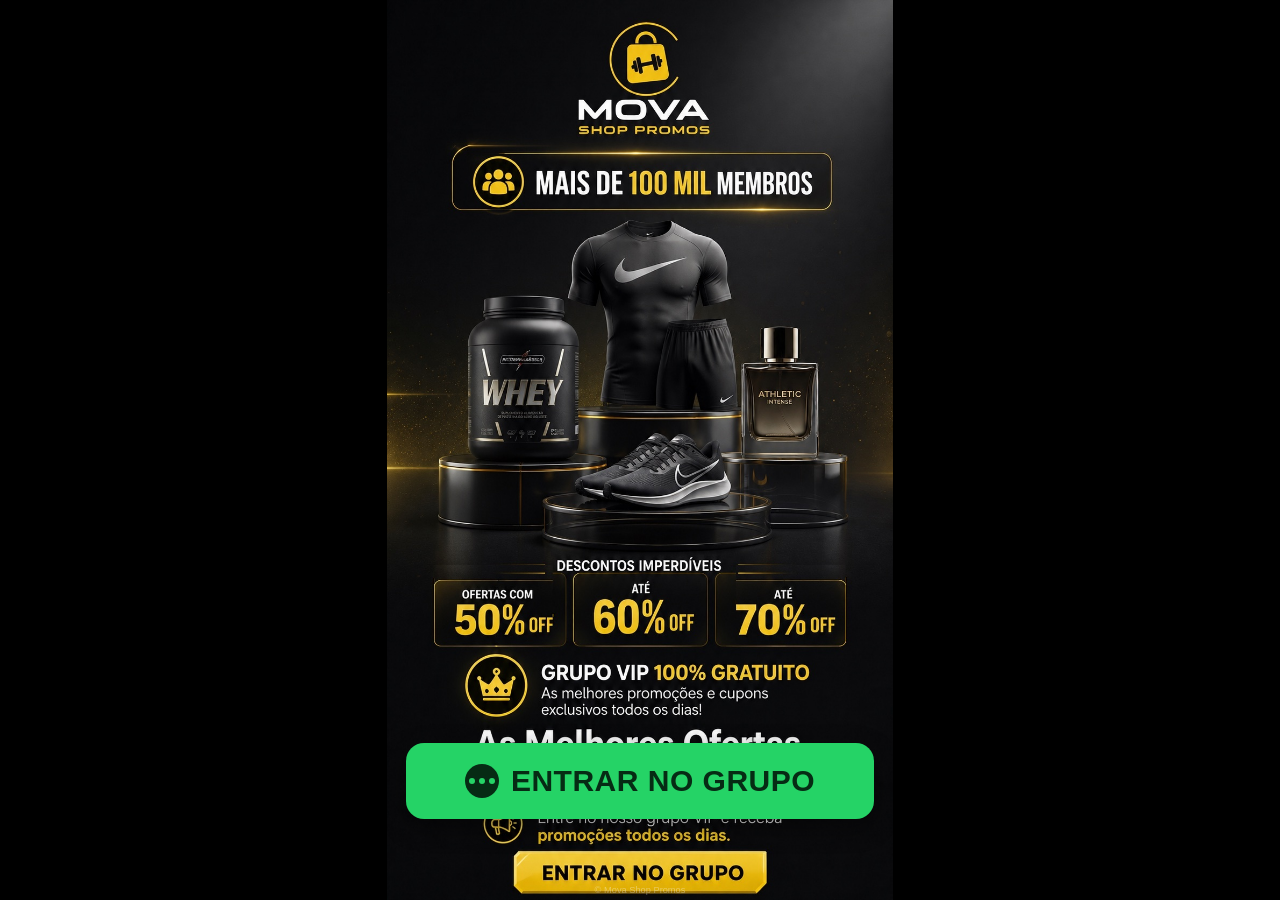
<file: index.html>
<!DOCTYPE html>
<html lang="pt-BR">
<head>
<meta charset="UTF-8">
<meta name="viewport" content="width=device-width, initial-scale=1, maximum-scale=1, viewport-fit=cover">
<title>Mova Shop Promos — Grupo VIP no WhatsApp</title>
<meta name="description" content="Entre no Grupo VIP 100% gratuito e receba as melhores promoções de suplementos e roupas fitness direto no seu WhatsApp. +100 mil membros.">
<meta name="robots" content="noindex, follow">

<!-- Open Graph / compartilhamento em anúncios -->
<meta property="og:type" content="website">
<meta property="og:title" content="Mova Shop Promos — Grupo VIP no WhatsApp">
<meta property="og:description" content="Ofertas com 50%, 60%, 70% OFF em suplementos e roupas fitness. Grupo 100% gratuito, +100 mil membros.">
<meta property="og:image" content="assets/promo-mova-shop-v4.jpg">
<meta name="theme-color" content="#000000">

<link rel="preload" as="image" href="assets/promo-mova-shop-v4.jpg">

<style>
  :root{
    --gold:#f5c518;
  }
  *{box-sizing:border-box;margin:0;padding:0;}
  html,body{
    height:100%;
    background:#000;
    overflow:hidden;
  }
  body{
    font-family:'Segoe UI',Roboto,Arial,sans-serif;
    display:flex;
    align-items:center;
    justify-content:center;
    color:#fff;
  }
  .stage{
    position:relative;
    width:100%;
    max-width:520px;
    height:100vh;
    height:100dvh;
    overflow:hidden;
  }
  .hero-link{
    position:absolute;
    inset:0;
    display:block;
  }
  .hero-link img{
    position:absolute;
    inset:0;
    width:100%;
    height:100%;
    /* 'contain' garante que a parte de baixo da imagem (onde fica o
       ENTRAR NO GRUPO) NÃO seja cortada. Fica uma pequena borda preta
       em cima/embaixo em telas muito diferentes, mas o botão sempre aparece. */
    object-fit:contain;
    object-position:center;
    display:block;
  }

  /* ===== BOTÃO REAL EM HTML, POR CIMA DA IMAGEM ===== */
  /* Fica maior e mais pra cima do que a borda antiga. */
  .cta-btn{
    position:absolute;
    left:5%;
    right:5%;
    bottom:9%;                 /* mais pra cima (antes ~0%) */
    height:8.5%;               /* bem maior */
    min-height:64px;
    display:flex;
    align-items:center;
    justify-content:center;
    gap:12px;
    background:#25D366;
    color:#062b14;
    font-weight:800;
    font-size:clamp(20px, 5.5vw, 30px);
    letter-spacing:.5px;
    text-decoration:none;
    border-radius:18px;
    box-shadow:0 8px 24px rgba(0,0,0,.45);
    animation:pulse 1.7s ease-in-out infinite;
  }
  .cta-btn .wa-dot{
    width:34px;height:34px;border-radius:50%;
    background:#062b14;flex:0 0 auto;
    display:flex;align-items:center;justify-content:center;
  }
  .cta-btn .wa-dot span{
    width:6px;height:6px;border-radius:50%;background:#25D366;
    box-shadow:-10px 0 0 #25D366, 10px 0 0 #25D366;
  }
  @keyframes pulse{
    0%,100%{ transform:scale(1);   box-shadow:0 8px 24px rgba(0,0,0,.45), 0 0 0 0 rgba(37,211,102,.55); }
    50%    { transform:scale(1.02);box-shadow:0 8px 24px rgba(0,0,0,.45), 0 0 26px 8px rgba(37,211,102,.55); }
  }

  footer{
    position:absolute;
    left:0;
    right:0;
    bottom:env(safe-area-inset-bottom, 0);
    text-align:center;
    padding:3px 10px 5px;
    font-size:.58rem;
    color:rgba(255,255,255,.35);
    pointer-events:none;
  }
</style>
</head>
<body>

<div class="stage">
  <a class="hero-link" href="https://chat.whatsapp.com/C32VXb5tYgv74zOPOmV2eF" target="_blank" rel="noopener" id="hero-click">
    <img src="assets/promo-mova-shop-v4.jpg" alt="Mova Shop Promos — Grupo VIP 100% gratuito. Ofertas com 50%, 60%, 70% OFF em suplementos e roupas fitness." fetchpriority="high">
  </a>

  <!-- Botão real, grande e clicável, por cima da imagem -->
  <a class="cta-btn" href="https://chat.whatsapp.com/C32VXb5tYgv74zOPOmV2eF" target="_blank" rel="noopener" id="hero-click-2">
    <span class="wa-dot"><span></span></span>
    ENTRAR NO GRUPO
  </a>

  <footer>© Mova Shop Promos</footer>
</div>

<script>
  var WA_LINK = "https://chat.whatsapp.com/C32VXb5tYgv74zOPOmV2eF";

  document.querySelectorAll('#hero-click, #hero-click-2').forEach(function(el){
    el.href = WA_LINK;
    el.addEventListener('click', function(){
      if (typeof fbq === 'function') { fbq('track', 'Lead'); }
      if (typeof gtag === 'function') { gtag('event', 'conversion'); }
    });
  });
</script>

</body>
</html>
</file>
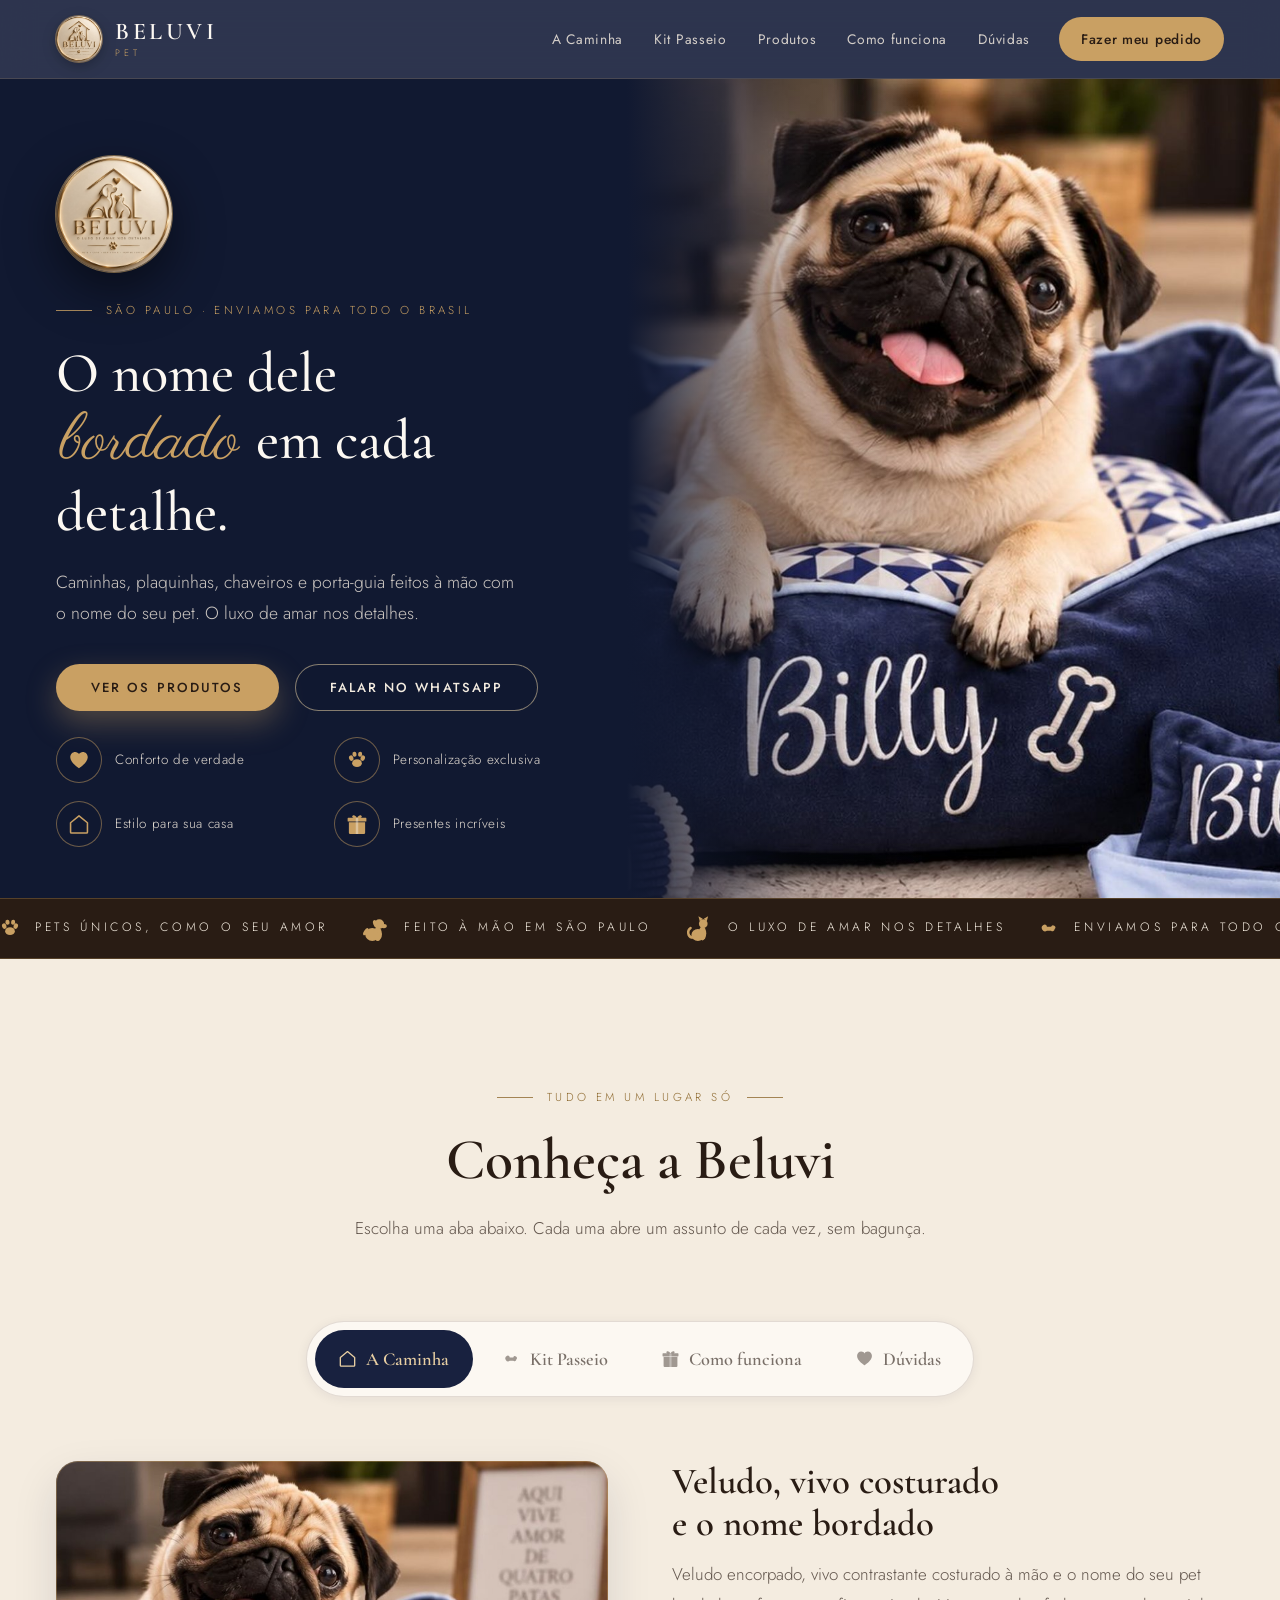
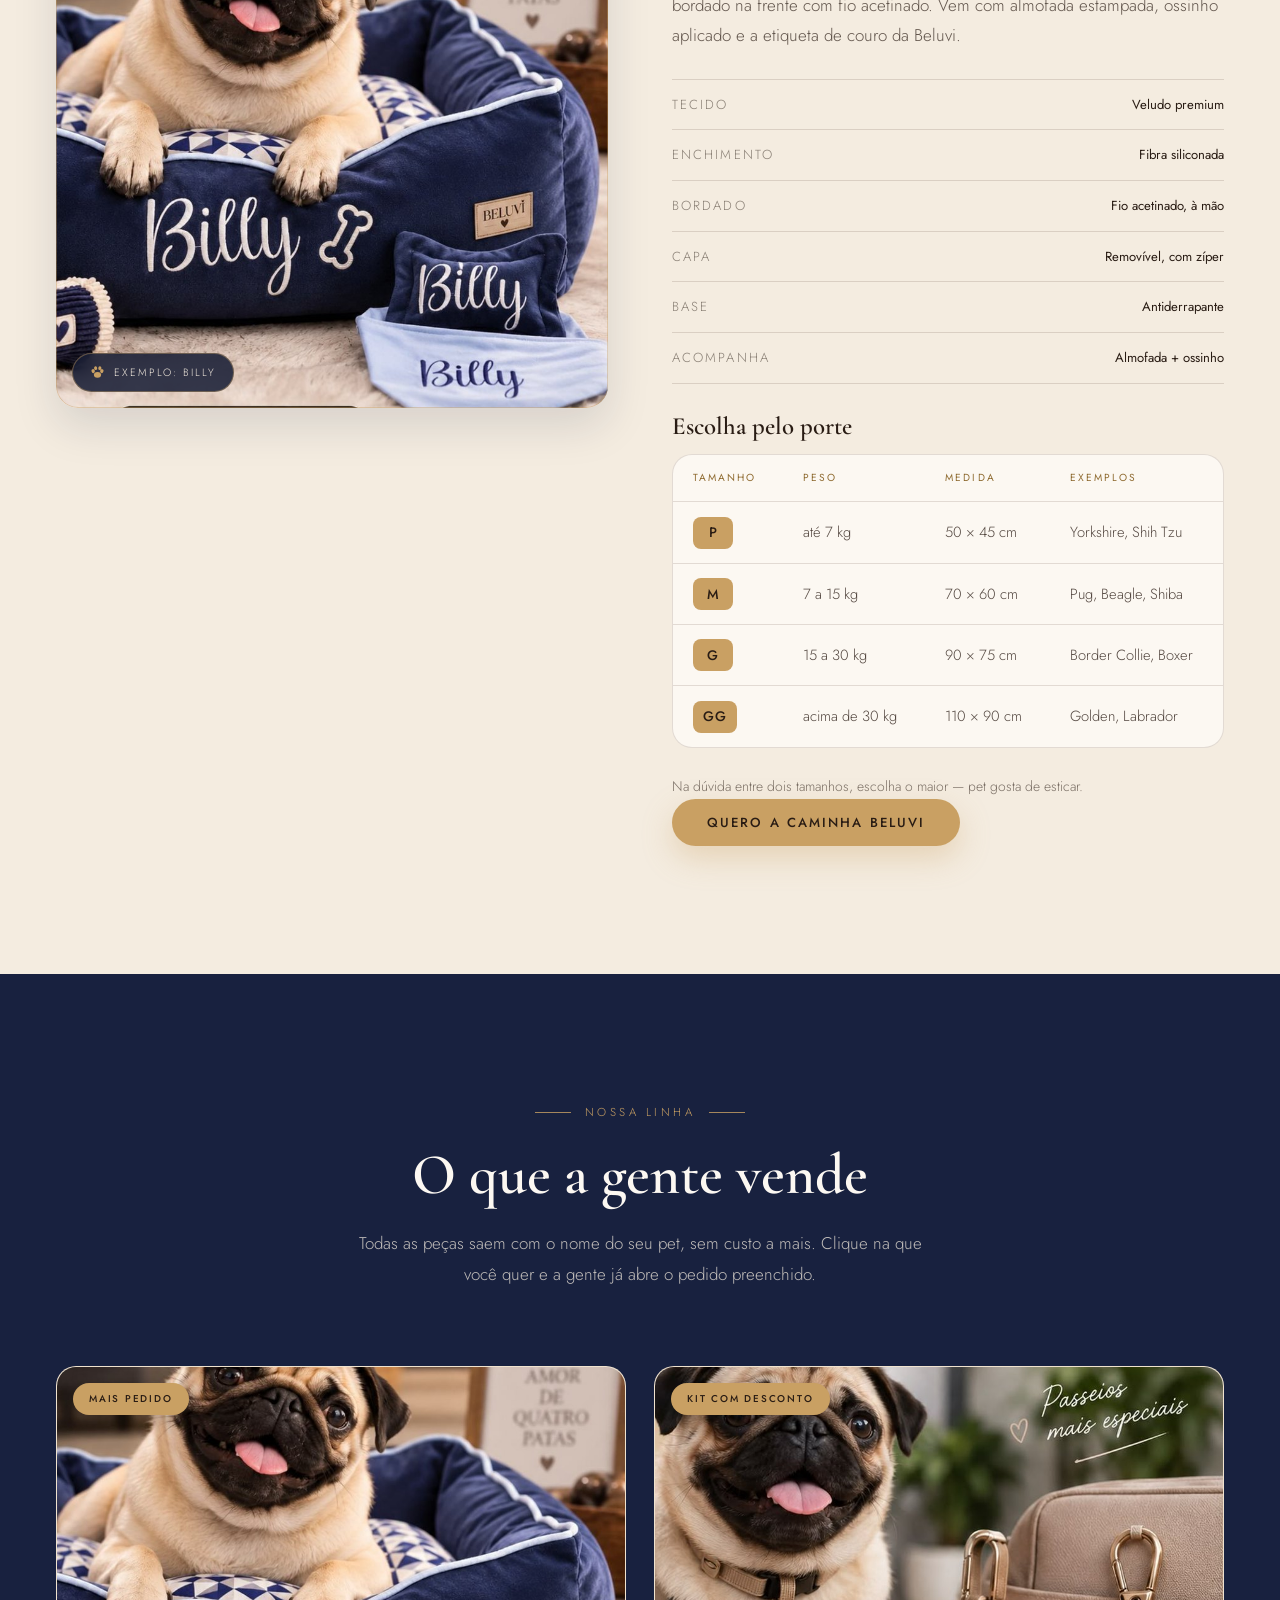
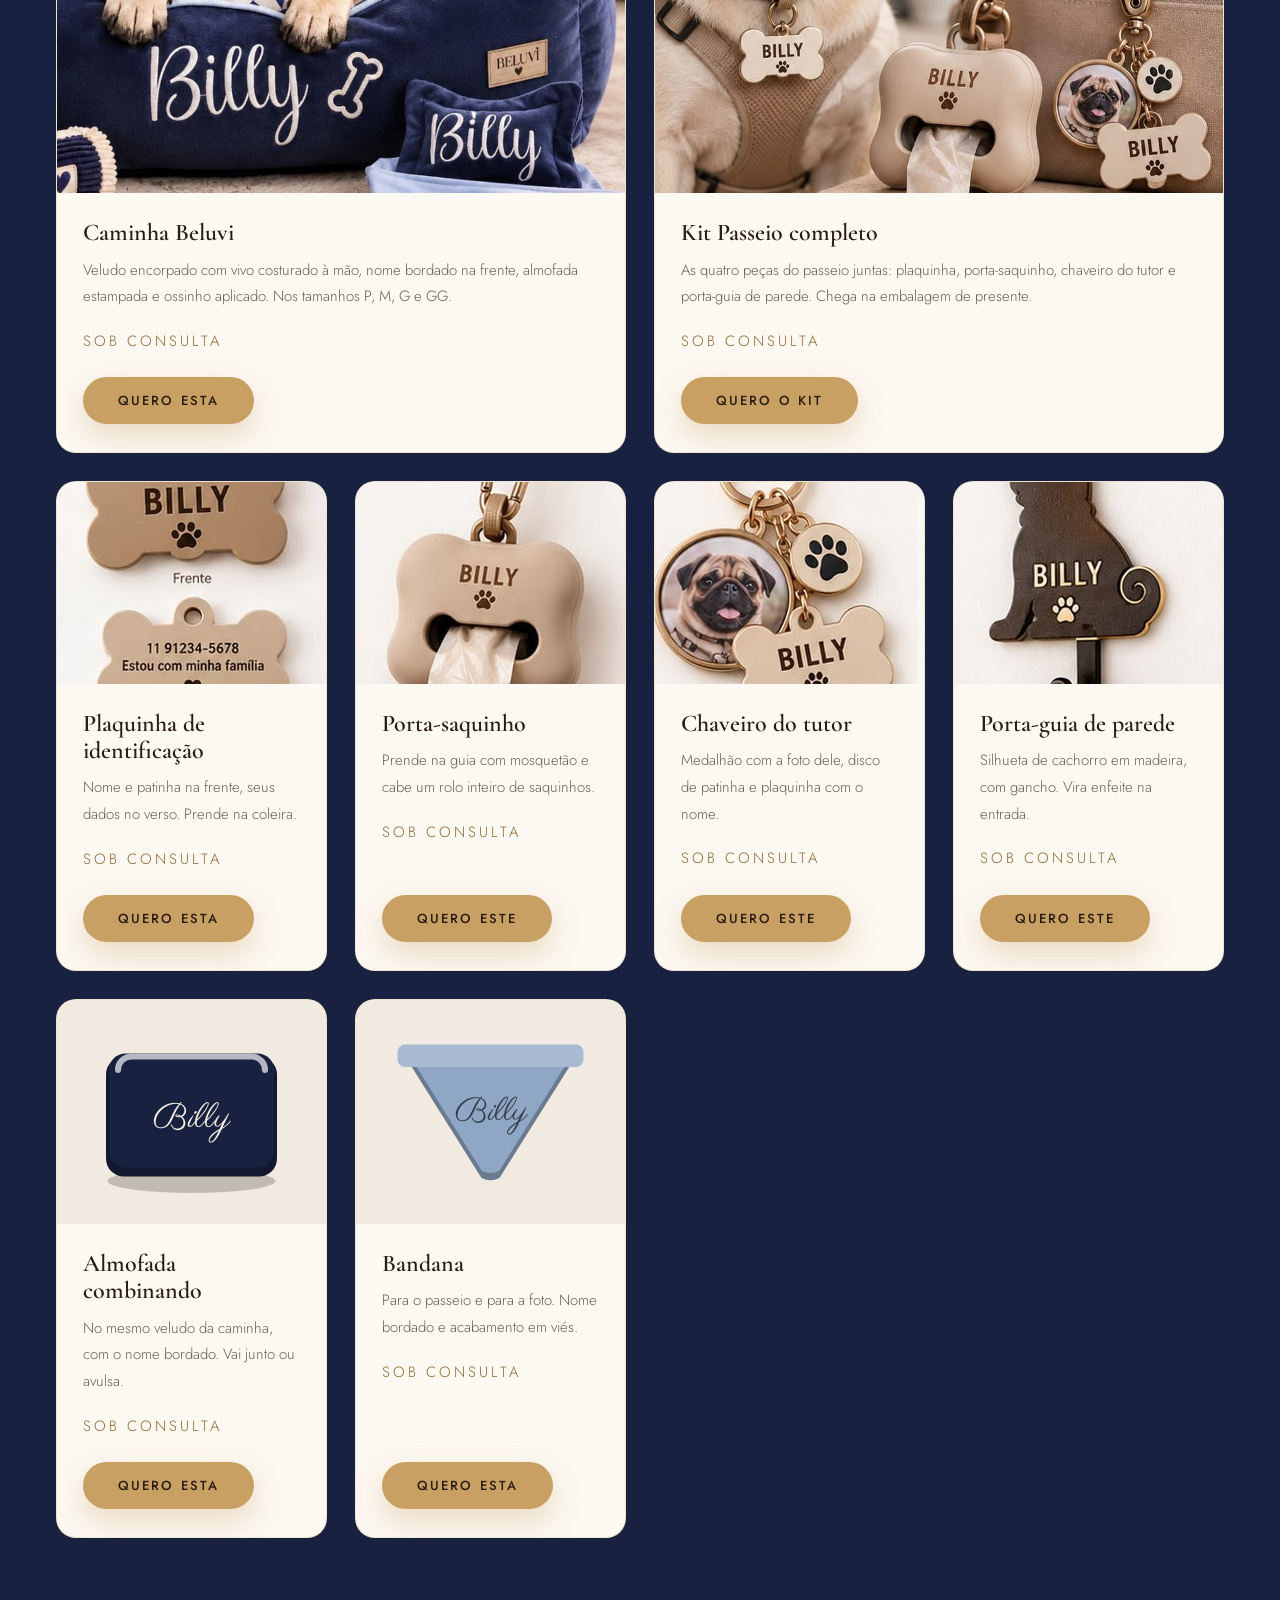
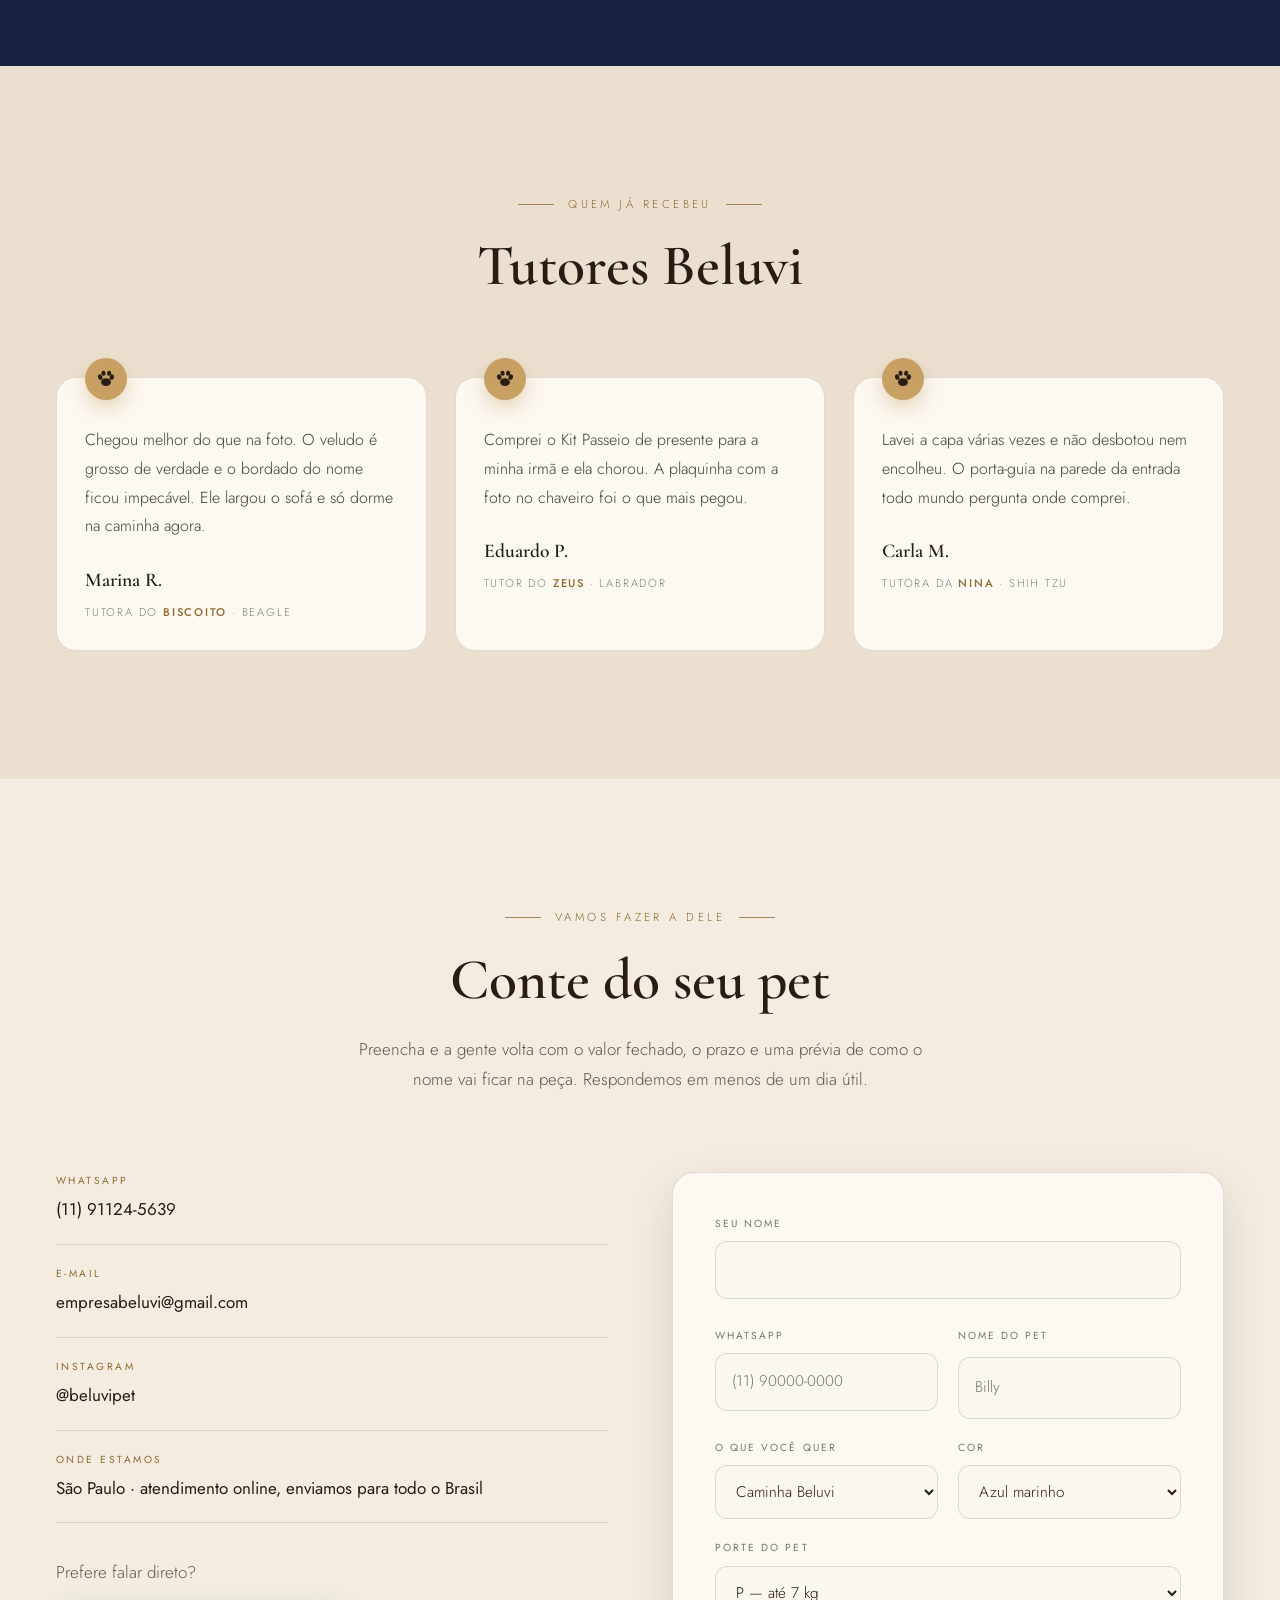
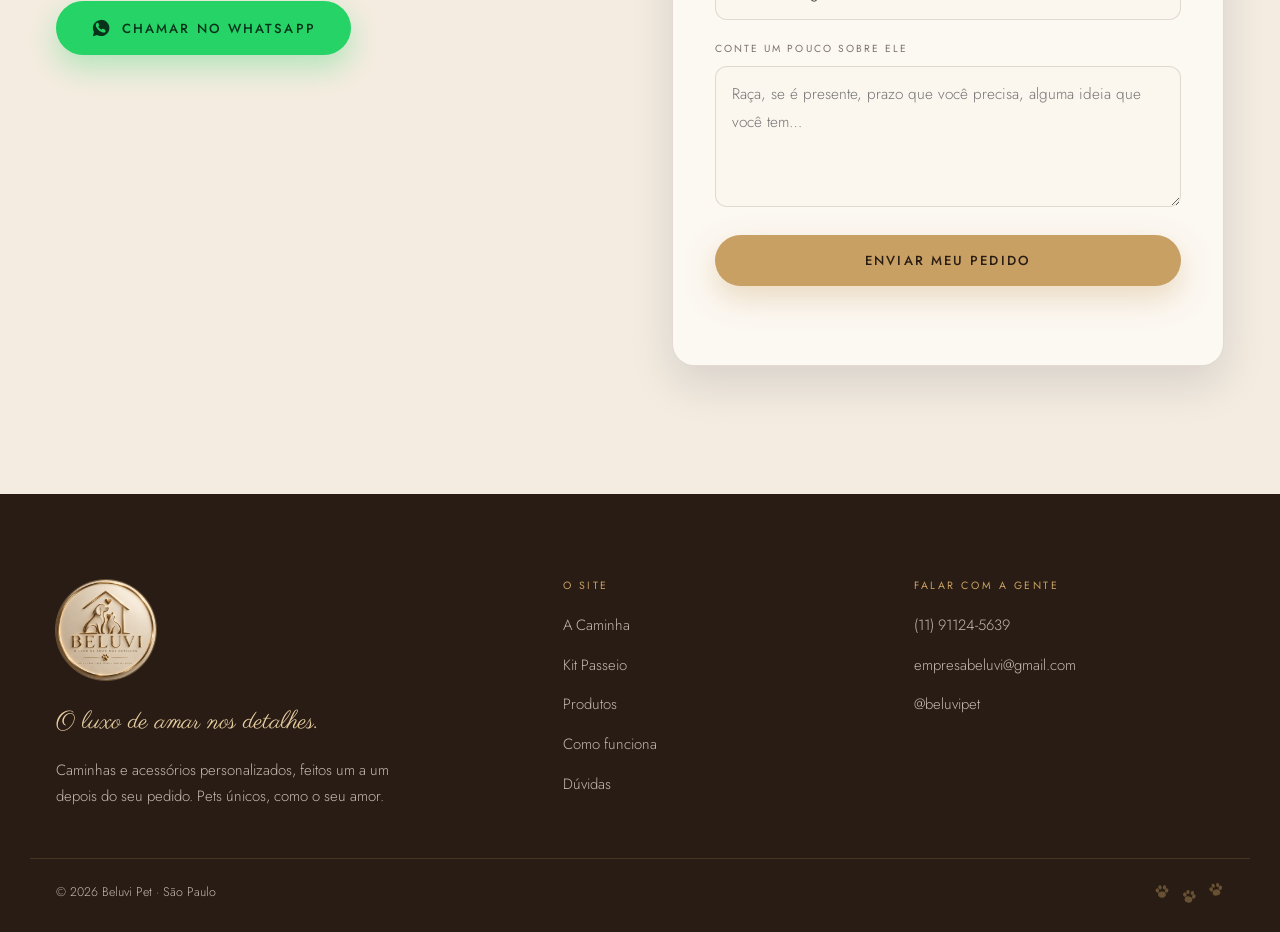
<file: beluvi/index.html>
<!DOCTYPE html>
<html lang="pt-BR">
<head>
<meta charset="UTF-8">
<meta name="viewport" content="width=device-width, initial-scale=1">
<title>Beluvi Pet — Caminhas e Kit Passeio personalizados com o nome do seu pet</title>
<meta name="description" content="Beluvi Pet: caminhas, plaquinhas, chaveiros e porta-guia personalizados com o nome do seu pet, feitos à mão em São Paulo. O luxo de amar nos detalhes.">

<meta property="og:type" content="website">
<meta property="og:title" content="Beluvi Pet — O luxo de amar nos detalhes">
<meta property="og:description" content="Caminhas e Kit Passeio feitos à mão com o nome do seu pet. Enviamos para todo o Brasil.">
<meta property="og:image" content="assets/banner-beluvi.jpg">
<meta name="theme-color" content="#18213F">

<link rel="preconnect" href="https://fonts.googleapis.com">
<link rel="preconnect" href="https://fonts.gstatic.com" crossorigin>
<link href="https://fonts.googleapis.com/css2?family=Cormorant+Garamond:wght@400;500;600;700&family=Parisienne&family=Jost:wght@300;400;500;600&display=swap" rel="stylesheet">
<link rel="preload" as="image" href="assets/banner-beluvi.jpg">
<link rel="stylesheet" href="style.css">
<link rel="icon" href="data:image/svg+xml,<svg xmlns='http://www.w3.org/2000/svg' viewBox='0 0 64 64'><rect width='64' height='64' rx='16' fill='%2318213F'/><ellipse cx='32' cy='42' rx='13' ry='10' fill='%23C9A063'/><ellipse cx='15' cy='27' rx='6' ry='7.5' fill='%23C9A063'/><ellipse cx='49' cy='27' rx='6' ry='7.5' fill='%23C9A063'/><ellipse cx='25' cy='16' rx='5.5' ry='7' fill='%23C9A063'/><ellipse cx='39' cy='16' rx='5.5' ry='7' fill='%23C9A063'/></svg>">
</head>
<body>

<a class="pular" href="#conteudo">Pular para o conteúdo</a>

<!-- ============ EMBLEMAS REUTILIZÁVEIS ============ -->
<svg width="0" height="0" aria-hidden="true" focusable="false" class="simbolos">
  <symbol id="e-patinha" viewBox="0 0 64 64">
    <ellipse cx="32" cy="42" rx="15.5" ry="12.5"/>
    <ellipse cx="13.5" cy="26" rx="7" ry="8.8" transform="rotate(-18 13.5 26)"/>
    <ellipse cx="50.5" cy="26" rx="7" ry="8.8" transform="rotate(18 50.5 26)"/>
    <ellipse cx="24" cy="13.5" rx="6.6" ry="8.2" transform="rotate(-8 24 13.5)"/>
    <ellipse cx="42" cy="13.5" rx="6.6" ry="8.2" transform="rotate(8 42 13.5)"/>
  </symbol>

  <symbol id="e-osso" viewBox="0 0 64 32">
    <path d="M14 6.5a7 7 0 0 1 11.4 5.3h13.2A7 7 0 1 1 50 19.5a7 7 0 0 1-11.4 5.3H25.4A7 7 0 1 1 14 6.5Z"/>
  </symbol>

  <symbol id="e-cao" viewBox="0 0 100 100">
    <ellipse cx="38" cy="72" rx="26" ry="24"/>
    <ellipse cx="58" cy="70" rx="16" ry="25"/>
    <rect x="51" y="66" width="15" height="30" rx="7.5"/>
    <circle cx="64" cy="34" r="18"/>
    <ellipse cx="81" cy="41" rx="11" ry="8"/>
    <ellipse cx="50" cy="33" rx="8" ry="15" transform="rotate(-22 50 33)"/>
    <ellipse cx="14" cy="62" rx="6.5" ry="15" transform="rotate(32 14 62)"/>
  </symbol>

  <symbol id="e-gato" viewBox="0 0 100 100">
    <ellipse cx="44" cy="74" rx="24" ry="22"/>
    <ellipse cx="61" cy="68" rx="14" ry="26"/>
    <circle cx="64" cy="32" r="16"/>
    <path d="M51 23 46 5l16 9zM77 23 82 5l-16 9z"/>
    <path d="M22 84C6 79 3 57 17 48" fill="none" stroke="currentColor" stroke-width="9" stroke-linecap="round"/>
  </symbol>

  <symbol id="e-coracao" viewBox="0 0 64 60">
    <path d="M32 56S4 39 4 21C4 11 11 4 20 4c5 0 10 3 12 7 2-4 7-7 12-7 9 0 16 7 16 17 0 18-28 35-28 35Z"/>
  </symbol>

  <symbol id="e-presente" viewBox="0 0 64 64">
    <path d="M6 26h52v34a4 4 0 0 1-4 4H10a4 4 0 0 1-4-4V26Zm-2-14h56a2 2 0 0 1 2 2v8a2 2 0 0 1-2 2H4a2 2 0 0 1-2-2v-8a2 2 0 0 1 2-2Z"/>
    <path d="M28 12h8v52h-8z" fill="#fff" opacity=".35"/>
    <path d="M32 12c-4-6-9-9-13-7s-3 7 2 8c4 1 8 0 11-1Zm0 0c4-6 9-9 13-7s3 7-2 8c-4 1-8 0-11-1Z"/>
  </symbol>

  <symbol id="e-casa" viewBox="0 0 64 64">
    <path d="M32 6 5 28v30a3 3 0 0 0 3 3h48a3 3 0 0 0 3-3V28L32 6Z" fill="none" stroke="currentColor" stroke-width="5" stroke-linejoin="round"/>
  </symbol>

  <symbol id="e-tesoura" viewBox="0 0 64 64">
    <g fill="none" stroke="currentColor" stroke-width="5" stroke-linecap="round">
      <path d="M18 42 43 9M46 42 21 9"/>
      <circle cx="15" cy="50" r="8"/>
      <circle cx="49" cy="50" r="8"/>
    </g>
  </symbol>
</svg>

<!-- ============ TOPO ============ -->
<header class="topo" id="topo">
  <div class="topo-interno">
    <a class="marca" href="#inicio" aria-label="Beluvi Pet, ir para o início">
      <img class="marca-logo" src="assets/logo-beluvi.jpg" alt="" width="640" height="640">
      <span class="marca-texto">
        <span class="marca-nome">BELUVI</span>
        <span class="marca-sub">PET</span>
      </span>
    </a>

    <nav class="menu" id="menu" aria-label="Navegação principal">
      <a href="#explorar" data-aba="aba-caminha">A Caminha</a>
      <a href="#explorar" data-aba="aba-kit">Kit Passeio</a>
      <a href="#produtos">Produtos</a>
      <a href="#explorar" data-aba="aba-como">Como funciona</a>
      <a href="#explorar" data-aba="aba-duvidas">Dúvidas</a>
      <a class="menu-cta" href="#pedido">Fazer meu pedido</a>
    </nav>

    <button class="menu-botao" id="menu-botao" aria-expanded="false" aria-controls="menu">
      <span class="menu-barras" aria-hidden="true"><i></i><i></i><i></i></span>
      <span class="sr">Abrir menu</span>
    </button>
  </div>
</header>

<main id="conteudo">

<!-- ============ BANNER ============ -->
<section class="banner" id="inicio">
  <div class="banner-midia">
    <picture>
      <img class="banner-foto" src="assets/banner-beluvi.jpg" alt="Pug deitado numa caminha Beluvi azul marinho com o nome Billy bordado em branco na frente, ao lado de uma almofada e uma bandana combinando." width="1000" height="1216" fetchpriority="high">
    </picture>
    <div class="banner-veu" aria-hidden="true"></div>
  </div>
  <div class="patas-fundo" id="patas-banner" aria-hidden="true"></div>

  <div class="banner-conteudo">
    <img class="banner-logo" src="assets/logo-beluvi.jpg" alt="Logo da Beluvi Pet" width="640" height="640">
    <p class="sobrescrito">São Paulo · Enviamos para todo o Brasil</p>
    <h1 class="banner-titulo">
      O nome dele<br>
      <span class="destaque-script">bordado</span> em cada detalhe.
    </h1>
    <p class="banner-sub">
      Caminhas, plaquinhas, chaveiros e porta-guia feitos à mão com o nome do
      seu pet. O luxo de amar nos detalhes.
    </p>
    <div class="banner-botoes">
      <a class="botao botao-ouro" href="#produtos">Ver os produtos</a>
      <a class="botao botao-linha" href="https://wa.me/5511911245639" target="_blank" rel="noopener">Falar no WhatsApp</a>
    </div>
  </div>

  <ul class="banner-selos">
    <li><span class="emblema-selo"><svg viewBox="0 0 64 60"><use href="#e-coracao"></use></svg></span> Conforto de verdade</li>
    <li><span class="emblema-selo"><svg viewBox="0 0 64 64"><use href="#e-patinha"></use></svg></span> Personalização exclusiva</li>
    <li><span class="emblema-selo"><svg viewBox="0 0 64 64"><use href="#e-casa"></use></svg></span> Estilo para sua casa</li>
    <li><span class="emblema-selo"><svg viewBox="0 0 64 64"><use href="#e-presente"></use></svg></span> Presentes incríveis</li>
  </ul>
</section>

<!-- ============ FAIXA ROLANTE ============ -->
<div class="faixa" aria-hidden="true">
  <div class="faixa-trilho" id="faixa-trilho"></div>
</div>

<!-- ============ ABAS ============ -->
<section class="secao secao-creme" id="explorar">
  <div class="interno">
    <header class="cabeca cabeca-centro revelar">
      <p class="sobrescrito sobrescrito-escuro">Tudo em um lugar só</p>
      <h2 class="titulo">Conheça a Beluvi</h2>
      <p class="linha-fina">Escolha uma aba abaixo. Cada uma abre um assunto de cada vez, sem bagunça.</p>
    </header>

    <div class="abas-caixa revelar">
      <div class="abas" role="tablist" aria-label="Assuntos do site">
        <button class="aba ativo" role="tab" id="aba-caminha" aria-selected="true" aria-controls="painel-caminha" tabindex="0">
          <svg viewBox="0 0 64 64" aria-hidden="true"><use href="#e-casa"></use></svg> A Caminha
        </button>
        <button class="aba" role="tab" id="aba-kit" aria-selected="false" aria-controls="painel-kit" tabindex="-1">
          <svg viewBox="0 0 64 32" aria-hidden="true"><use href="#e-osso"></use></svg> Kit Passeio
        </button>
        <button class="aba" role="tab" id="aba-como" aria-selected="false" aria-controls="painel-como" tabindex="-1">
          <svg viewBox="0 0 64 64" aria-hidden="true"><use href="#e-presente"></use></svg> Como funciona
        </button>
        <button class="aba" role="tab" id="aba-duvidas" aria-selected="false" aria-controls="painel-duvidas" tabindex="-1">
          <svg viewBox="0 0 64 60" aria-hidden="true"><use href="#e-coracao"></use></svg> Dúvidas
        </button>
      </div>
    </div>

    <!-- ---------- PAINEL: A CAMINHA ---------- -->
    <div class="painel ativo" role="tabpanel" id="painel-caminha" aria-labelledby="aba-caminha" tabindex="0">
      <div class="duas-colunas">
        <div class="coluna-foto">
          <div class="moldura">
            <img src="assets/caminha-beluvi.jpg" alt="Caminha Beluvi azul marinho com o nome Billy bordado em branco na frente, um pug deitado dentro, almofada estampada e bandana combinando." width="900" height="891" loading="lazy">
            <span class="moldura-selo"><svg viewBox="0 0 64 64"><use href="#e-patinha"></use></svg> Exemplo: Billy</span>
          </div>
        </div>

        <div class="coluna-texto">
          <h3 class="painel-titulo">Veludo, vivo costurado e o nome bordado</h3>
          <p class="linha-fina">
            Veludo encorpado, vivo contrastante costurado à mão e o nome do seu pet bordado
            na frente com fio acetinado. Vem com almofada estampada, ossinho aplicado e a
            etiqueta de couro da Beluvi.
          </p>

          <ul class="ficha ficha-escura">
            <li><span>Tecido</span><b>Veludo premium</b></li>
            <li><span>Enchimento</span><b>Fibra siliconada</b></li>
            <li><span>Bordado</span><b>Fio acetinado, à mão</b></li>
            <li><span>Capa</span><b>Removível, com zíper</b></li>
            <li><span>Base</span><b>Antiderrapante</b></li>
            <li><span>Acompanha</span><b>Almofada + ossinho</b></li>
          </ul>

          <h4 class="sub-titulo">Escolha pelo porte</h4>
          <div class="tabela-rolagem">
            <table class="tabela">
              <caption class="sr">Tamanhos da caminha por porte do pet</caption>
              <thead>
                <tr><th scope="col">Tamanho</th><th scope="col">Peso</th><th scope="col">Medida</th><th scope="col">Exemplos</th></tr>
              </thead>
              <tbody>
                <tr><th scope="row"><span class="porte">P</span></th><td>até 7 kg</td><td>50 × 45 cm</td><td>Yorkshire, Shih Tzu</td></tr>
                <tr><th scope="row"><span class="porte">M</span></th><td>7 a 15 kg</td><td>70 × 60 cm</td><td>Pug, Beagle, Shiba</td></tr>
                <tr><th scope="row"><span class="porte">G</span></th><td>15 a 30 kg</td><td>90 × 75 cm</td><td>Border Collie, Boxer</td></tr>
                <tr><th scope="row"><span class="porte">GG</span></th><td>acima de 30 kg</td><td>110 × 90 cm</td><td>Golden, Labrador</td></tr>
              </tbody>
            </table>
          </div>
          <p class="nota">Na dúvida entre dois tamanhos, escolha o maior — pet gosta de esticar.</p>

          <button type="button" class="botao botao-ouro" data-pedir="Caminha Beluvi">Quero a Caminha Beluvi</button>
        </div>
      </div>
    </div>

    <!-- ---------- PAINEL: KIT PASSEIO ---------- -->
    <div class="painel" role="tabpanel" id="painel-kit" aria-labelledby="aba-kit" tabindex="0" hidden>
      <div class="painel-cabeca painel-cabeca-centro">
        <h3 class="painel-titulo">Quatro peças que resolvem o passeio inteiro</h3>
        <p class="linha-fina">Todas com o nome do seu pet. Dá para levar o kit completo ou escolher só o que falta.</p>
      </div>

      <div class="grade-kit">
        <article class="item-kit">
          <span class="item-num">1</span>
          <div class="item-foto"><img src="assets/kit-plaquinha.jpg" alt="Plaquinha de identificação em formato de osso, com o nome BILLY e uma patinha na frente e o telefone do tutor no verso." width="522" height="608" loading="lazy"></div>
          <h4>Plaquinha de identificação</h4>
          <p>O nome do seu pet na frente e os seus dados no verso. Se ele se perder, quem achar sabe para quem ligar.</p>
          <button type="button" class="link-pedir" data-pedir="Plaquinha de identificação">Quero esta <span aria-hidden="true">→</span></button>
        </article>

        <article class="item-kit">
          <span class="item-num">2</span>
          <div class="item-foto"><img src="assets/kit-porta-saquinho.jpg" alt="Porta-saquinho bege com o nome BILLY gravado, mosquetão para prender na guia e um saquinho saindo pela abertura." width="503" height="608" loading="lazy"></div>
          <h4>Porta-saquinho</h4>
          <p>Prende na guia com o mosquetão e nunca mais você sai sem saquinho. Leve e cabe um rolo inteiro.</p>
          <button type="button" class="link-pedir" data-pedir="Porta-saquinho">Quero este <span aria-hidden="true">→</span></button>
        </article>

        <article class="item-kit">
          <span class="item-num">3</span>
          <div class="item-foto"><img src="assets/kit-chaveiro.jpg" alt="Chaveiro dourado com medalhão redondo com a foto do pet, um disco com patinha e uma plaquinha de osso com o nome BILLY." width="503" height="608" loading="lazy"></div>
          <h4>Chaveiro do tutor</h4>
          <p>A foto dele no seu molho de chaves. Medalhão com a foto, disco de patinha e plaquinha de osso com o nome.</p>
          <button type="button" class="link-pedir" data-pedir="Chaveiro do tutor">Quero este <span aria-hidden="true">→</span></button>
        </article>

        <article class="item-kit">
          <span class="item-num">4</span>
          <div class="item-foto"><img src="assets/kit-porta-guia.jpg" alt="Porta-guia de parede em madeira escura, recortado na silhueta de um cachorro sentado, com o nome BILLY gravado e um gancho para pendurar a guia." width="494" height="608" loading="lazy"></div>
          <h4>Porta-guia de parede</h4>
          <p>Recortado na silhueta de um cachorro, com o nome gravado. A guia deixa de ficar jogada e vira enfeite na entrada.</p>
          <button type="button" class="link-pedir" data-pedir="Porta-guia de parede">Quero este <span aria-hidden="true">→</span></button>
        </article>
      </div>

      <div class="kit-chamada">
        <div>
          <h4 class="sub-titulo sub-titulo-grande">Monte o kit do seu pet</h4>
          <p>As quatro peças juntas saem com desconto e chegam na mesma embalagem de presente.</p>
        </div>
        <button type="button" class="botao botao-marinho" data-pedir="Kit Passeio completo">Montar o kit completo</button>
      </div>

      <div class="cores-marca">
        <h4 class="sub-titulo">Cores disponíveis</h4>
        <ul class="lista-cores">
          <li><span class="bolinha" style="--amostra:#C9B096"></span> Bege</li>
          <li><span class="bolinha" style="--amostra:#D9A7AD"></span> Rosa</li>
          <li><span class="bolinha" style="--amostra:#8FA6C4"></span> Azul</li>
          <li><span class="bolinha" style="--amostra:#93A38A"></span> Verde</li>
          <li><span class="bolinha" style="--amostra:#2E2E2E"></span> Preto</li>
        </ul>
        <p class="nota nota-centro">Outras cores sob consulta — é só pedir no formulário.</p>
      </div>
    </div>

    <!-- ---------- PAINEL: COMO FUNCIONA ---------- -->
    <div class="painel" role="tabpanel" id="painel-como" aria-labelledby="aba-como" tabindex="0" hidden>
      <div class="painel-cabeca painel-cabeca-centro">
        <h3 class="painel-titulo">Do pedido à sua porta</h3>
        <p class="linha-fina">Quatro passos, nessa ordem, e você acompanha cada um pelo WhatsApp.</p>
      </div>

      <ol class="passos">
        <li class="passo">
          <span class="passo-emblema"><svg viewBox="0 0 64 64"><use href="#e-patinha"></use></svg></span>
          <span class="passo-num">01</span>
          <h4>Escolha a peça</h4>
          <p>Caminha, Kit Passeio completo ou só a peça que falta. Tudo pode ser personalizado.</p>
        </li>
        <li class="passo">
          <span class="passo-emblema"><svg viewBox="0 0 64 60"><use href="#e-coracao"></use></svg></span>
          <span class="passo-num">02</span>
          <h4>Diga o nome e a cor</h4>
          <p>Escreva o nome como você quer que apareça e escolha a cor. Mandamos uma prévia antes de produzir.</p>
        </li>
        <li class="passo">
          <span class="passo-emblema"><svg viewBox="0 0 64 64"><use href="#e-tesoura"></use></svg></span>
          <span class="passo-num">03</span>
          <h4>A gente faz à mão</h4>
          <p>De 5 a 8 dias úteis. Cada peça é bordada ou gravada depois do seu pedido — nada fica pronto na prateleira.</p>
        </li>
        <li class="passo">
          <span class="passo-emblema"><svg viewBox="0 0 64 64"><use href="#e-presente"></use></svg></span>
          <span class="passo-num">04</span>
          <h4>Chega embalado para presente</h4>
          <p>Enviamos foto da peça pronta antes de despachar. Embalagem especial inclusa, sem custo.</p>
        </li>
      </ol>
    </div>

    <!-- ---------- PAINEL: DÚVIDAS ---------- -->
    <div class="painel" role="tabpanel" id="painel-duvidas" aria-labelledby="aba-duvidas" tabindex="0" hidden>
      <div class="painel-cabeca painel-cabeca-centro">
        <h3 class="painel-titulo">Dúvidas antes de comprar</h3>
        <p class="linha-fina">Se a sua não estiver aqui, chame no WhatsApp que a gente responde.</p>
      </div>

      <div class="faq">
        <div class="faq-item">
          <h4><button type="button" class="faq-botao" aria-expanded="false">Quanto tempo leva para chegar?<span class="faq-mais" aria-hidden="true"></span></button></h4>
          <div class="faq-resposta"><div class="faq-interna"><p>De 5 a 8 dias úteis para produzir, mais o prazo do frete para a sua cidade. Como cada peça é feita depois do pedido, não trabalhamos com estoque pronto.</p></div></div>
        </div>
        <div class="faq-item">
          <h4><button type="button" class="faq-botao" aria-expanded="false">A personalização custa a mais?<span class="faq-mais" aria-hidden="true"></span></button></h4>
          <div class="faq-resposta"><div class="faq-interna"><p>Não. O nome já está no preço, seja bordado no tecido ou gravado no metal e na madeira. Até 14 letras. Acima disso a gente conversa sobre o layout antes de produzir.</p></div></div>
        </div>
        <div class="faq-item">
          <h4><button type="button" class="faq-botao" aria-expanded="false">Serve para gato também?<span class="faq-mais" aria-hidden="true"></span></button></h4>
          <div class="faq-resposta"><div class="faq-interna"><p>Serve. A caminha tamanho P e a plaquinha são as mais pedidas para gato. O porta-guia também funciona como cabide de coleira.</p></div></div>
        </div>
        <div class="faq-item">
          <h4><button type="button" class="faq-botao" aria-expanded="false">Posso mandar a foto do meu pet para o chaveiro?<span class="faq-mais" aria-hidden="true"></span></button></h4>
          <div class="faq-resposta"><div class="faq-interna"><p>Pode, e é assim que fazemos. Depois do pedido pedimos a foto pelo WhatsApp — de preferência de frente, com boa luz e o rosto bem visível. A gente recorta e ajusta antes de imprimir.</p></div></div>
        </div>
        <div class="faq-item">
          <h4><button type="button" class="faq-botao" aria-expanded="false">E se o tamanho da caminha não servir?<span class="faq-mais" aria-hidden="true"></span></button></h4>
          <div class="faq-resposta"><div class="faq-interna"><p>Você tem 7 dias para pedir a troca de tamanho, com a peça sem uso. O frete da primeira troca é por nossa conta.</p></div></div>
        </div>
        <div class="faq-item">
          <h4><button type="button" class="faq-botao" aria-expanded="false">Como faço o pagamento?<span class="faq-mais" aria-hidden="true"></span></button></h4>
          <div class="faq-resposta"><div class="faq-interna"><p>Pix com desconto ou cartão parcelado. Enviamos o link de pagamento pelo WhatsApp depois de fechar a peça, a cor e o nome com você.</p></div></div>
        </div>
      </div>
    </div>

  </div>
</section>

<!-- ============ PRODUTOS ============ -->
<section class="secao secao-marinho" id="produtos">
  <div class="patas-fundo patas-fundo-suave" id="patas-produtos" aria-hidden="true"></div>
  <div class="interno">
    <header class="cabeca cabeca-centro revelar">
      <p class="sobrescrito">Nossa linha</p>
      <h2 class="titulo titulo-claro">O que a gente vende</h2>
      <p class="linha-fina linha-fina-clara">
        Todas as peças saem com o nome do seu pet, sem custo a mais.
        Clique na que você quer e a gente já abre o pedido preenchido.
      </p>
    </header>

    <!-- PREÇOS: troque o texto dentro de <p class="produto-preco"> pelo seu valor,
         por exemplo: <p class="produto-preco">A partir de <b>R$ 289</b></p> -->
    <div class="grade-produtos">

      <article class="produto revelar produto-destaque">
        <div class="produto-foto">
          <img src="assets/caminha-beluvi.jpg" alt="Caminha Beluvi azul marinho com o nome Billy bordado, com um pug deitado dentro." width="900" height="891" loading="lazy">
          <span class="produto-fita">Mais pedido</span>
        </div>
        <div class="produto-info">
          <h3>Caminha Beluvi</h3>
          <p>Veludo encorpado com vivo costurado à mão, nome bordado na frente, almofada estampada e ossinho aplicado. Nos tamanhos P, M, G e GG.</p>
          <p class="produto-preco">Sob consulta</p>
          <button type="button" class="botao botao-ouro" data-pedir="Caminha Beluvi">Quero esta</button>
        </div>
      </article>

      <article class="produto revelar produto-destaque">
        <div class="produto-foto">
          <img src="assets/kit-completo.jpg" alt="Pug de peitoral com a plaquinha de osso pendurada, ao lado do porta-saquinho e do chaveiro, todos com o nome Billy." width="900" height="714" loading="lazy">
          <span class="produto-fita">Kit com desconto</span>
        </div>
        <div class="produto-info">
          <h3>Kit Passeio completo</h3>
          <p>As quatro peças do passeio juntas: plaquinha, porta-saquinho, chaveiro do tutor e porta-guia de parede. Chega na embalagem de presente.</p>
          <p class="produto-preco">Sob consulta</p>
          <button type="button" class="botao botao-ouro" data-pedir="Kit Passeio completo">Quero o kit</button>
        </div>
      </article>

      <article class="produto revelar">
        <div class="produto-foto">
          <img src="assets/kit-plaquinha.jpg" alt="Plaquinha de identificação em formato de osso com o nome BILLY na frente e o telefone do tutor no verso." width="522" height="608" loading="lazy">
        </div>
        <div class="produto-info">
          <h3>Plaquinha de identificação</h3>
          <p>Nome e patinha na frente, seus dados no verso. Prende na coleira.</p>
          <p class="produto-preco">Sob consulta</p>
          <button type="button" class="botao botao-ouro" data-pedir="Plaquinha de identificação">Quero esta</button>
        </div>
      </article>

      <article class="produto revelar">
        <div class="produto-foto">
          <img src="assets/kit-porta-saquinho.jpg" alt="Porta-saquinho bege com o nome BILLY gravado e mosquetão para prender na guia." width="503" height="608" loading="lazy">
        </div>
        <div class="produto-info">
          <h3>Porta-saquinho</h3>
          <p>Prende na guia com mosquetão e cabe um rolo inteiro de saquinhos.</p>
          <p class="produto-preco">Sob consulta</p>
          <button type="button" class="botao botao-ouro" data-pedir="Porta-saquinho">Quero este</button>
        </div>
      </article>

      <article class="produto revelar">
        <div class="produto-foto">
          <img src="assets/kit-chaveiro.jpg" alt="Chaveiro dourado com medalhão com a foto do pet, disco de patinha e plaquinha de osso com o nome BILLY." width="503" height="608" loading="lazy">
        </div>
        <div class="produto-info">
          <h3>Chaveiro do tutor</h3>
          <p>Medalhão com a foto dele, disco de patinha e plaquinha com o nome.</p>
          <p class="produto-preco">Sob consulta</p>
          <button type="button" class="botao botao-ouro" data-pedir="Chaveiro do tutor">Quero este</button>
        </div>
      </article>

      <article class="produto revelar">
        <div class="produto-foto">
          <img src="assets/kit-porta-guia.jpg" alt="Porta-guia de parede em madeira escura recortado na silhueta de um cachorro sentado, com o nome BILLY gravado." width="494" height="608" loading="lazy">
        </div>
        <div class="produto-info">
          <h3>Porta-guia de parede</h3>
          <p>Silhueta de cachorro em madeira, com gancho. Vira enfeite na entrada.</p>
          <p class="produto-preco">Sob consulta</p>
          <button type="button" class="botao botao-ouro" data-pedir="Porta-guia de parede">Quero este</button>
        </div>
      </article>

      <article class="produto revelar">
        <div class="produto-arte" style="--peca-cor:#18213F"><svg viewBox="0 0 300 240" role="img" aria-labelledby="t-almofada">
          <title id="t-almofada">Almofada combinando com o nome do pet bordado</title>
          <ellipse class="p-sombra" cx="150" cy="212" rx="112" ry="16"/>
          <path class="p-escura" d="M60 46h180a24 24 0 0 1 24 24v112a24 24 0 0 1-24 24H60a24 24 0 0 1-24-24V70a24 24 0 0 1 24-24Z"/>
          <path class="p-cor" d="M62 42h176a22 22 0 0 1 22 22v108a22 22 0 0 1-22 22H62a22 22 0 0 1-22-22V64a22 22 0 0 1 22-22Z"/>
          <path class="p-vivo" d="M52 64a18 18 0 0 1 18-18h160a18 18 0 0 1 18 18"/>
          <text class="p-nome" style="font-size:46px" x="150" y="140" text-anchor="middle">Billy</text>
        </svg></div>
        <div class="produto-info">
          <h3>Almofada combinando</h3>
          <p>No mesmo veludo da caminha, com o nome bordado. Vai junto ou avulsa.</p>
          <p class="produto-preco">Sob consulta</p>
          <button type="button" class="botao botao-ouro" data-pedir="Almofada combinando">Quero esta</button>
        </div>
      </article>

      <article class="produto revelar">
        <div class="produto-arte" style="--peca-cor:#8FA6C4"><svg viewBox="0 0 300 240" role="img" aria-labelledby="t-bandana">
          <title id="t-bandana">Bandana com o nome do pet bordado</title>
          <path class="p-escura" d="M40 52h220l-98 156a26 26 0 0 1-24 0L40 52Z"/>
          <path class="p-cor" d="M44 48h212l-94 150a24 24 0 0 1-24 0L44 48Z"/>
          <path class="p-clara" d="M36 30h228a10 10 0 0 1 10 10v10a10 10 0 0 1-10 10H36a10 10 0 0 1-10-10V40a10 10 0 0 1 10-10Z"/>
          <text class="p-nome p-nome-escuro" style="font-size:44px" x="150" y="130" text-anchor="middle">Billy</text>
        </svg></div>
        <div class="produto-info">
          <h3>Bandana</h3>
          <p>Para o passeio e para a foto. Nome bordado e acabamento em viés.</p>
          <p class="produto-preco">Sob consulta</p>
          <button type="button" class="botao botao-ouro" data-pedir="Bandana">Quero esta</button>
        </div>
      </article>

    </div>
  </div>
</section>

<!-- ============ DEPOIMENTOS ============ -->
<section class="secao secao-creme-escuro">
  <div class="interno">
    <header class="cabeca cabeca-centro revelar">
      <p class="sobrescrito sobrescrito-escuro">Quem já recebeu</p>
      <h2 class="titulo">Tutores Beluvi</h2>
    </header>

    <div class="grade-depoimentos">
      <figure class="depoimento revelar">
        <span class="aspas" aria-hidden="true"><svg viewBox="0 0 64 64"><use href="#e-patinha"></use></svg></span>
        <blockquote>Chegou melhor do que na foto. O veludo é grosso de verdade e o bordado do nome ficou impecável. Ele largou o sofá e só dorme na caminha agora.</blockquote>
        <figcaption><span class="dep-tutor">Marina R.</span><span class="dep-pet">tutora do <b>Biscoito</b> · Beagle</span></figcaption>
      </figure>
      <figure class="depoimento revelar">
        <span class="aspas" aria-hidden="true"><svg viewBox="0 0 64 64"><use href="#e-patinha"></use></svg></span>
        <blockquote>Comprei o Kit Passeio de presente para a minha irmã e ela chorou. A plaquinha com a foto no chaveiro foi o que mais pegou.</blockquote>
        <figcaption><span class="dep-tutor">Eduardo P.</span><span class="dep-pet">tutor do <b>Zeus</b> · Labrador</span></figcaption>
      </figure>
      <figure class="depoimento revelar">
        <span class="aspas" aria-hidden="true"><svg viewBox="0 0 64 64"><use href="#e-patinha"></use></svg></span>
        <blockquote>Lavei a capa várias vezes e não desbotou nem encolheu. O porta-guia na parede da entrada todo mundo pergunta onde comprei.</blockquote>
        <figcaption><span class="dep-tutor">Carla M.</span><span class="dep-pet">tutora da <b>Nina</b> · Shih Tzu</span></figcaption>
      </figure>
    </div>
  </div>
</section>

<!-- ============ PEDIDO ============ -->
<section class="secao secao-creme" id="pedido">
  <div class="interno">
    <header class="cabeca cabeca-centro revelar">
      <p class="sobrescrito sobrescrito-escuro">Vamos fazer a dele</p>
      <h2 class="titulo">Conte do seu pet</h2>
      <p class="linha-fina">
        Preencha e a gente volta com o valor fechado, o prazo e uma prévia de como o
        nome vai ficar na peça. Respondemos em menos de um dia útil.
      </p>
    </header>

    <div class="duas-colunas duas-colunas-form">
      <div class="coluna-texto revelar">
        <ul class="contato-dados">
          <li>
            <span class="contato-rotulo">WhatsApp</span>
            <a href="https://wa.me/5511911245639" target="_blank" rel="noopener">(11) 91124-5639</a>
          </li>
          <li>
            <span class="contato-rotulo">E-mail</span>
            <a href="mailto:empresabeluvi@gmail.com">empresabeluvi@gmail.com</a>
          </li>
          <li>
            <span class="contato-rotulo">Instagram</span>
            <a href="https://instagram.com/beluvipet" target="_blank" rel="noopener">@beluvipet</a>
          </li>
          <li>
            <span class="contato-rotulo">Onde estamos</span>
            <span>São Paulo · atendimento online, enviamos para todo o Brasil</span>
          </li>
        </ul>

        <div class="contato-atalho">
          <p>Prefere falar direto?</p>
          <a class="botao botao-zap" href="https://wa.me/5511911245639" target="_blank" rel="noopener">
            <svg viewBox="0 0 32 32" aria-hidden="true"><path d="M16 3C8.8 3 3 8.8 3 16c0 2.3.6 4.5 1.7 6.4L3 29l6.8-1.8A13 13 0 1 0 16 3Zm7.5 18.4c-.3.9-1.8 1.7-2.5 1.8-.7.1-1.5.2-4.9-1.2-4.1-1.7-6.7-6-6.9-6.3-.2-.3-1.6-2.2-1.6-4.2 0-2 1-2.9 1.4-3.3.4-.4.8-.5 1.1-.5h.8c.3 0 .6 0 .9.7l1.2 3c.1.3.2.6 0 .9l-.5.7-.5.5c-.2.2-.3.4-.1.7.2.3.9 1.6 2 2.5 1.4 1.2 2.5 1.6 2.8 1.8.3.2.5.1.7-.1l1-1.2c.3-.3.5-.2.8-.1l2.9 1.4c.3.2.6.3.7.4.1.3.1.9-.2 1.8Z"/></svg>
            Chamar no WhatsApp
          </a>
        </div>
      </div>

      <!--
        FORMULÁRIO — SEM BACKEND
        Hoje o botão monta a mensagem no WhatsApp com tudo preenchido.
        Para receber por e-mail, crie um formulário no Formspree (ou similar) e:
          1. troque a tag por <form action="https://formspree.io/f/SEU_ID" method="POST" class="formulario" id="formulario">
          2. apague o bloco "ENVIO PELO WHATSAPP" em script.js
      -->
      <form class="formulario revelar" id="formulario" novalidate>
        <div class="campo">
          <label for="f-nome">Seu nome</label>
          <input type="text" id="f-nome" name="nome" required autocomplete="name">
          <span class="erro" data-erro-de="f-nome"></span>
        </div>

        <div class="campo-duplo">
          <div class="campo">
            <label for="f-zap">WhatsApp</label>
            <input type="tel" id="f-zap" name="whatsapp" required autocomplete="tel" placeholder="(11) 90000-0000">
            <span class="erro" data-erro-de="f-zap"></span>
          </div>
          <div class="campo">
            <label for="f-petnome">Nome do pet</label>
            <input type="text" id="f-petnome" name="petnome" maxlength="14" placeholder="Billy">
          </div>
        </div>

        <div class="campo-duplo">
          <div class="campo">
            <label for="f-produto">O que você quer</label>
            <select id="f-produto" name="produto">
              <option>Caminha Beluvi</option>
              <option>Kit Passeio completo</option>
              <option>Plaquinha de identificação</option>
              <option>Porta-saquinho</option>
              <option>Chaveiro do tutor</option>
              <option>Porta-guia de parede</option>
              <option>Almofada combinando</option>
              <option>Bandana</option>
              <option>Ainda não sei, quero ajuda</option>
            </select>
          </div>
          <div class="campo">
            <label for="f-cor">Cor</label>
            <select id="f-cor" name="cor">
              <option>Azul marinho</option>
              <option>Bege</option>
              <option>Rosa</option>
              <option>Azul</option>
              <option>Verde</option>
              <option>Preto</option>
              <option>Outra cor (conto na mensagem)</option>
            </select>
          </div>
        </div>

        <div class="campo">
          <label for="f-porte">Porte do pet</label>
          <select id="f-porte" name="porte">
            <option>P — até 7 kg</option>
            <option>M — 7 a 15 kg</option>
            <option>G — 15 a 30 kg</option>
            <option>GG — acima de 30 kg</option>
            <option>Não sei medir, me ajuda</option>
          </select>
        </div>

        <div class="campo">
          <label for="f-msg">Conte um pouco sobre ele</label>
          <textarea id="f-msg" name="mensagem" rows="4" required placeholder="Raça, se é presente, prazo que você precisa, alguma ideia que você tem…"></textarea>
          <span class="erro" data-erro-de="f-msg"></span>
        </div>

        <button type="submit" class="botao botao-ouro botao-largo">Enviar meu pedido</button>
        <p class="form-aviso" id="form-aviso" role="status" aria-live="polite"></p>
      </form>
    </div>
  </div>
</section>

</main>

<!-- ============ RODAPÉ ============ -->
<footer class="rodape">
  <div class="interno rodape-grade">
    <div class="rodape-marca">
      <img class="rodape-logo" src="assets/logo-beluvi.jpg" alt="Logo da Beluvi Pet" width="640" height="640" loading="lazy">
      <p class="rodape-lema">O luxo de amar nos detalhes.</p>
      <p class="rodape-texto">Caminhas e acessórios personalizados, feitos um a um depois do seu pedido. Pets únicos, como o seu amor.</p>
    </div>

    <nav class="rodape-links" aria-label="Links do site">
      <h2>O site</h2>
      <a href="#explorar" data-aba="aba-caminha">A Caminha</a>
      <a href="#explorar" data-aba="aba-kit">Kit Passeio</a>
      <a href="#produtos">Produtos</a>
      <a href="#explorar" data-aba="aba-como">Como funciona</a>
      <a href="#explorar" data-aba="aba-duvidas">Dúvidas</a>
    </nav>

    <div class="rodape-links">
      <h2>Falar com a gente</h2>
      <a href="https://wa.me/5511911245639" target="_blank" rel="noopener">(11) 91124-5639</a>
      <a href="mailto:empresabeluvi@gmail.com">empresabeluvi@gmail.com</a>
      <a href="https://instagram.com/beluvipet" target="_blank" rel="noopener">@beluvipet</a>
    </div>
  </div>

  <div class="interno rodape-base">
    <p>© <span id="ano">2026</span> Beluvi Pet · São Paulo</p>
    <p class="rodape-patas" aria-hidden="true">
      <svg viewBox="0 0 64 64"><use href="#e-patinha"></use></svg>
      <svg viewBox="0 0 64 64"><use href="#e-patinha"></use></svg>
      <svg viewBox="0 0 64 64"><use href="#e-patinha"></use></svg>
    </p>
  </div>
</footer>

<a class="zap" id="zap" href="https://wa.me/5511911245639" target="_blank" rel="noopener">
  <svg viewBox="0 0 32 32" aria-hidden="true"><path d="M16 3C8.8 3 3 8.8 3 16c0 2.3.6 4.5 1.7 6.4L3 29l6.8-1.8A13 13 0 1 0 16 3Zm7.5 18.4c-.3.9-1.8 1.7-2.5 1.8-.7.1-1.5.2-4.9-1.2-4.1-1.7-6.7-6-6.9-6.3-.2-.3-1.6-2.2-1.6-4.2 0-2 1-2.9 1.4-3.3.4-.4.8-.5 1.1-.5h.8c.3 0 .6 0 .9.7l1.2 3c.1.3.2.6 0 .9l-.5.7-.5.5c-.2.2-.3.4-.1.7.2.3.9 1.6 2 2.5 1.4 1.2 2.5 1.6 2.8 1.8.3.2.5.1.7-.1l1-1.2c.3-.3.5-.2.8-.1l2.9 1.4c.3.2.6.3.7.4.1.3.1.9-.2 1.8Z"/></svg>
  <span class="sr">Falar no WhatsApp</span>
</a>

<script src="script.js"></script>
</body>
</html>
</file>
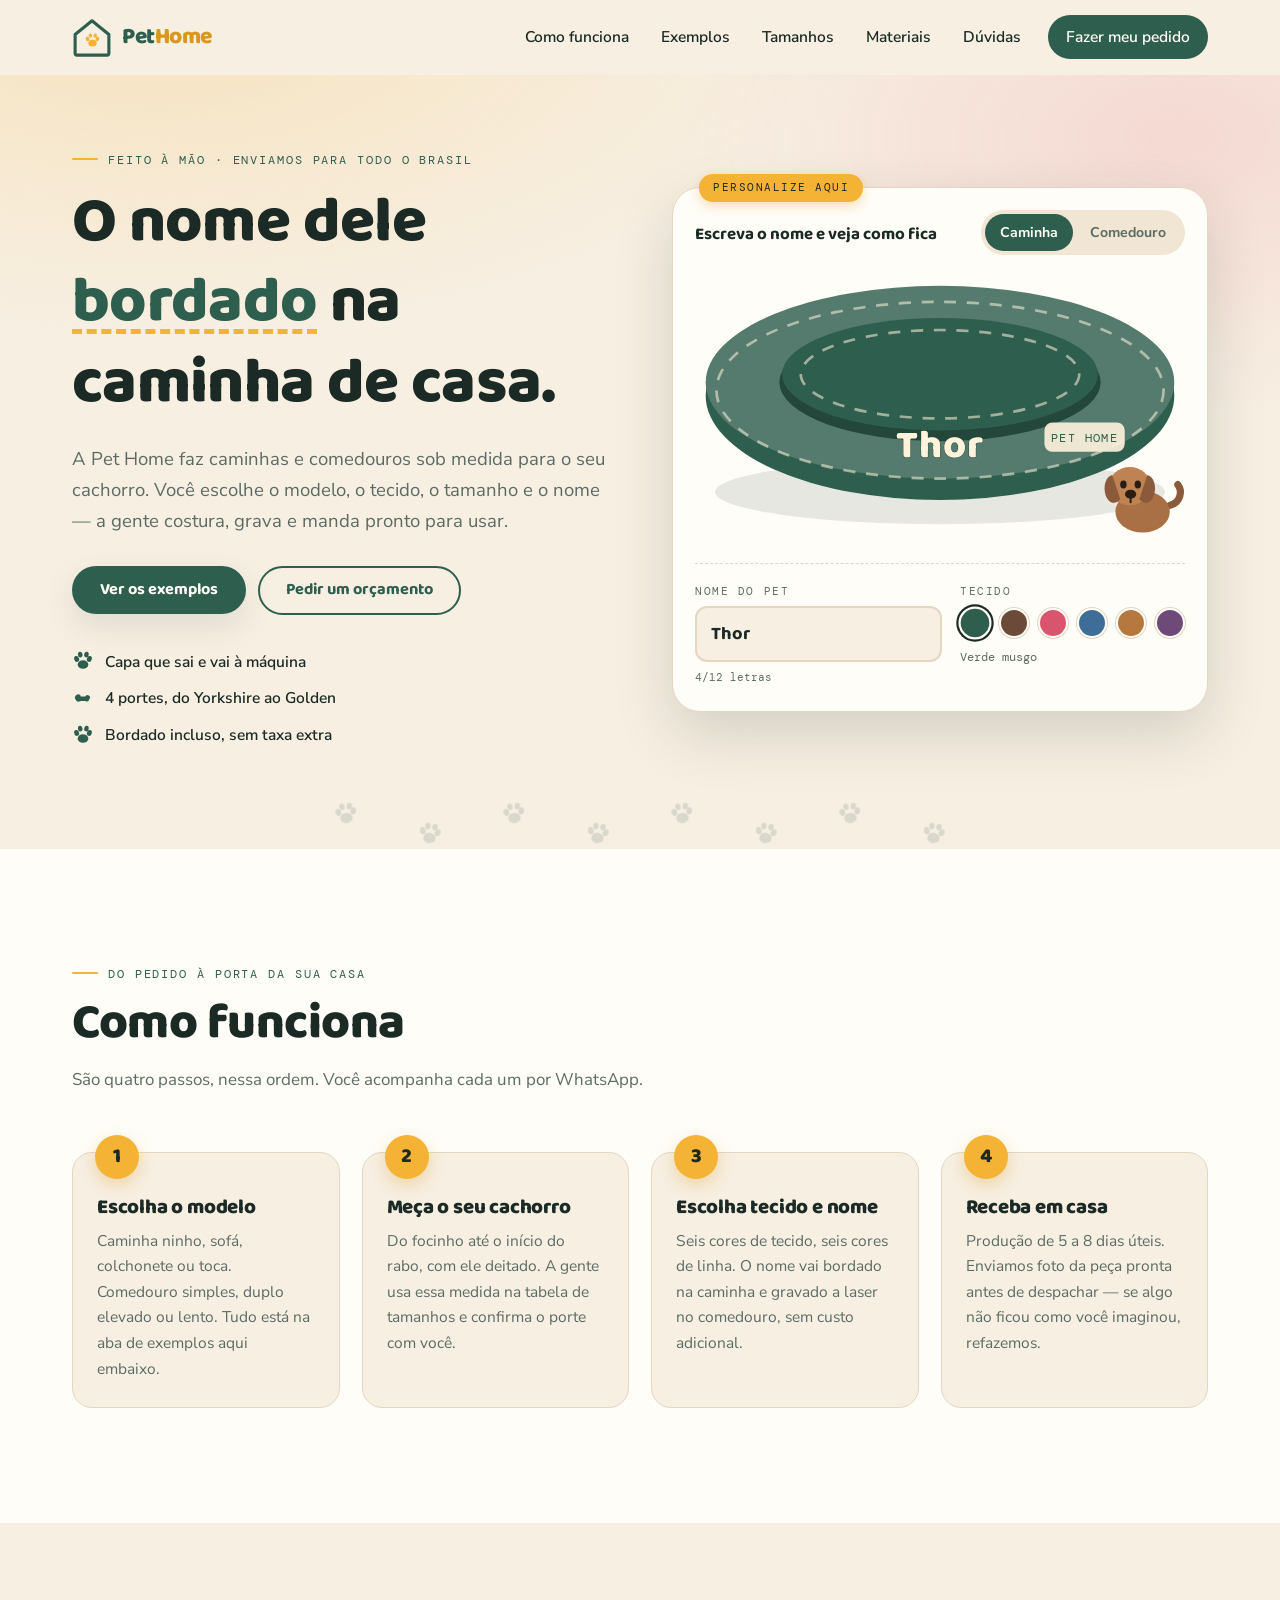
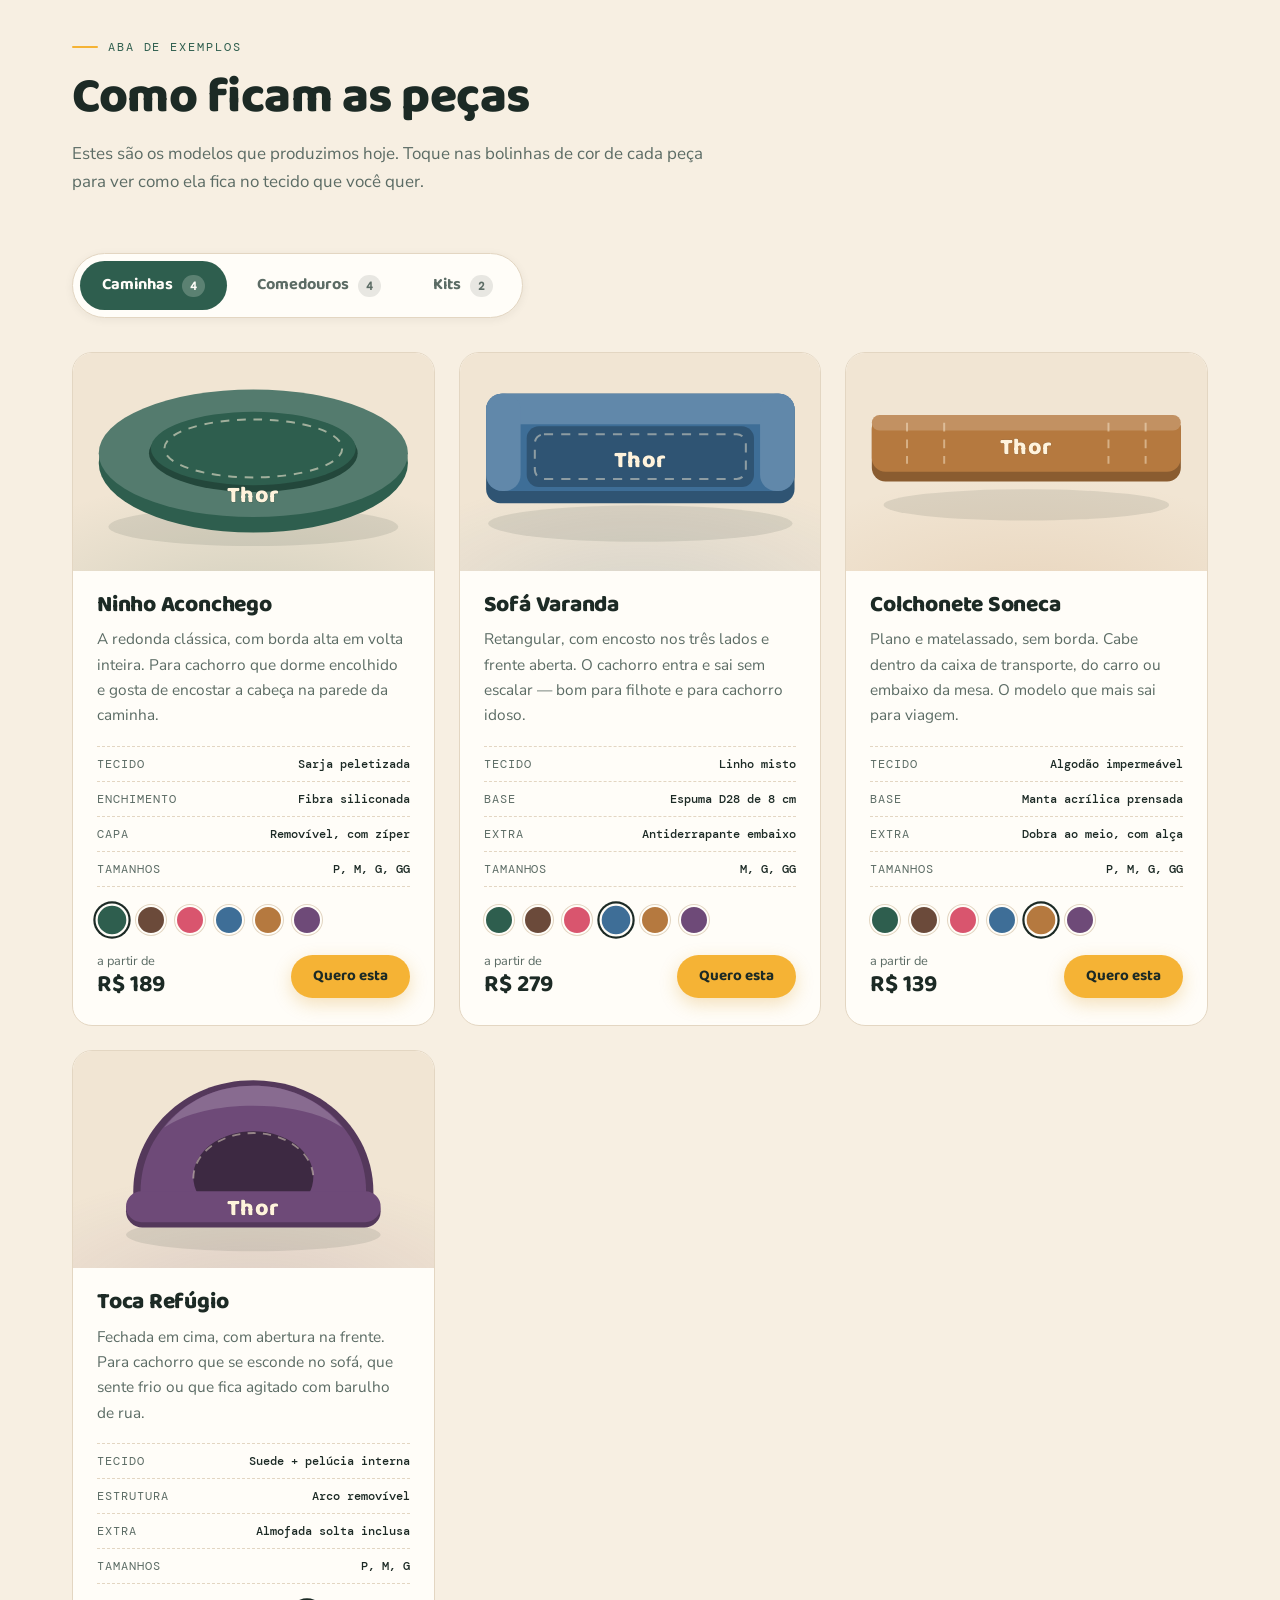
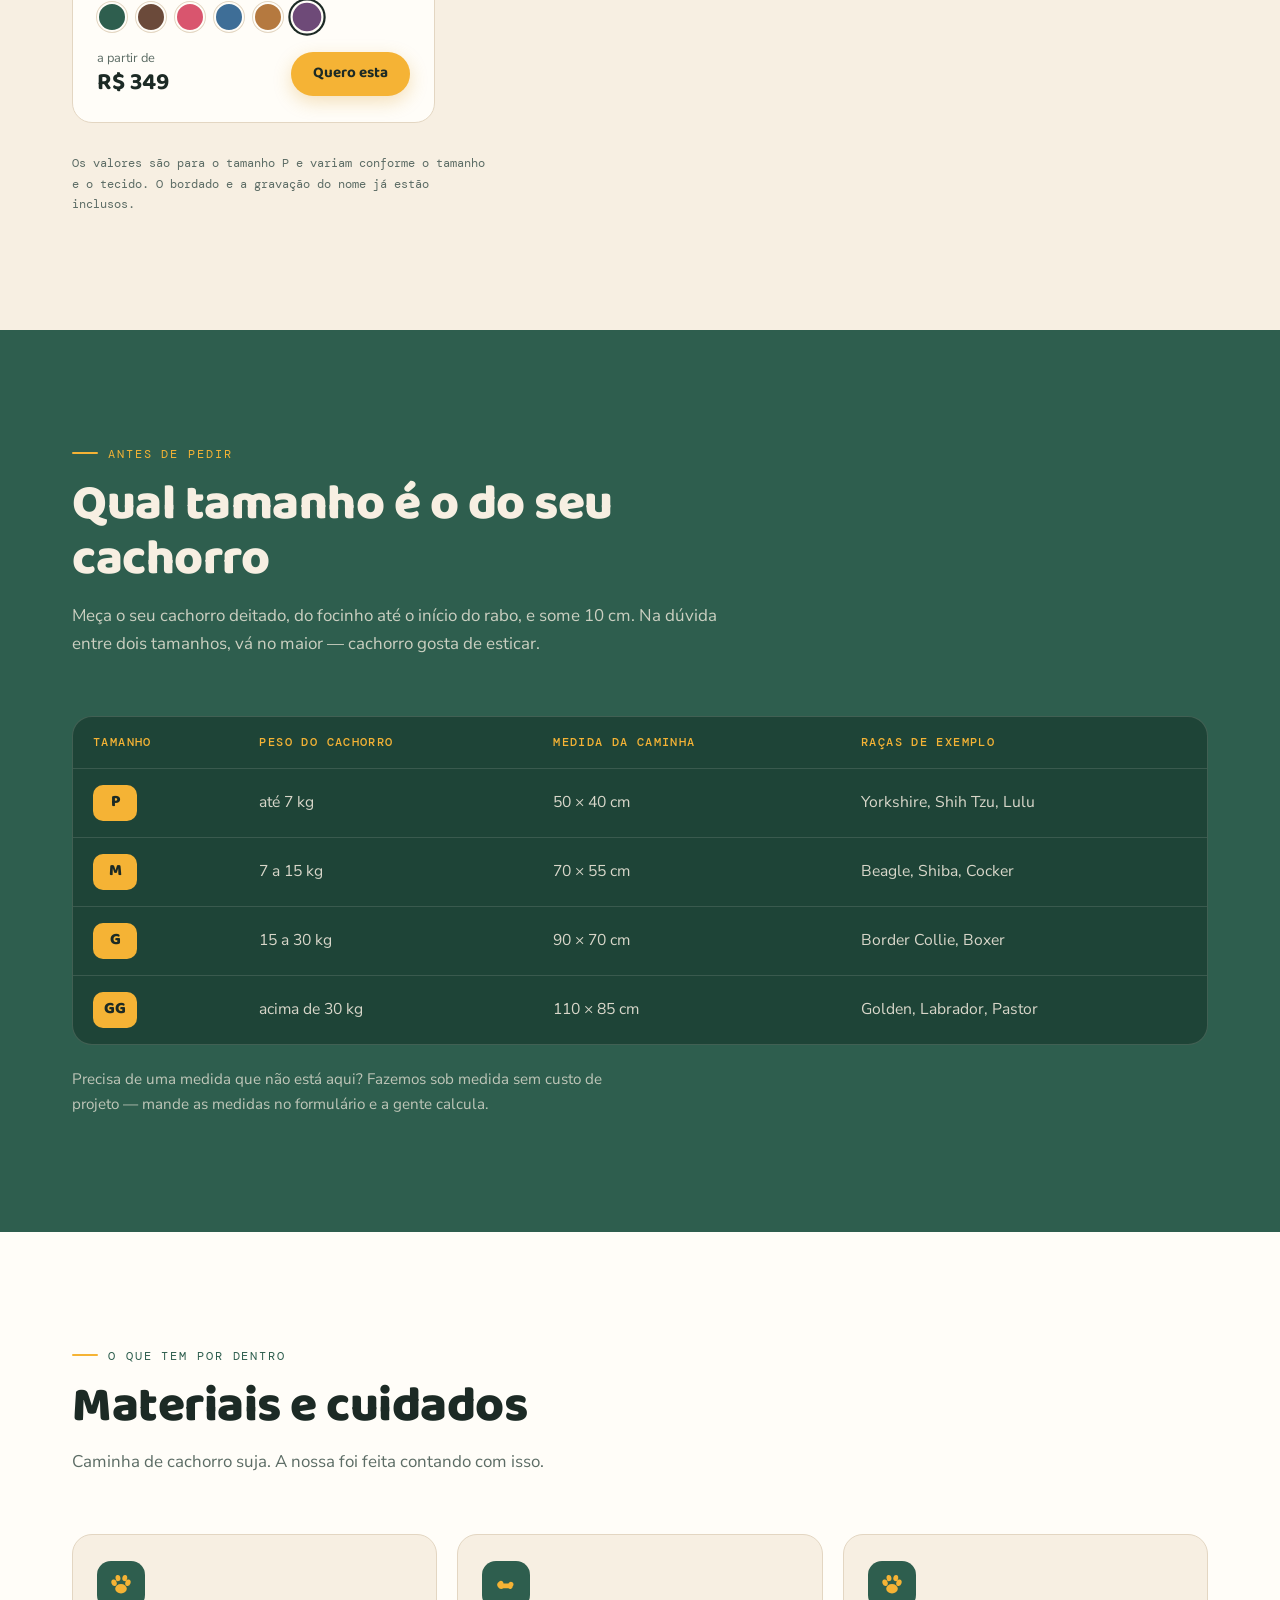
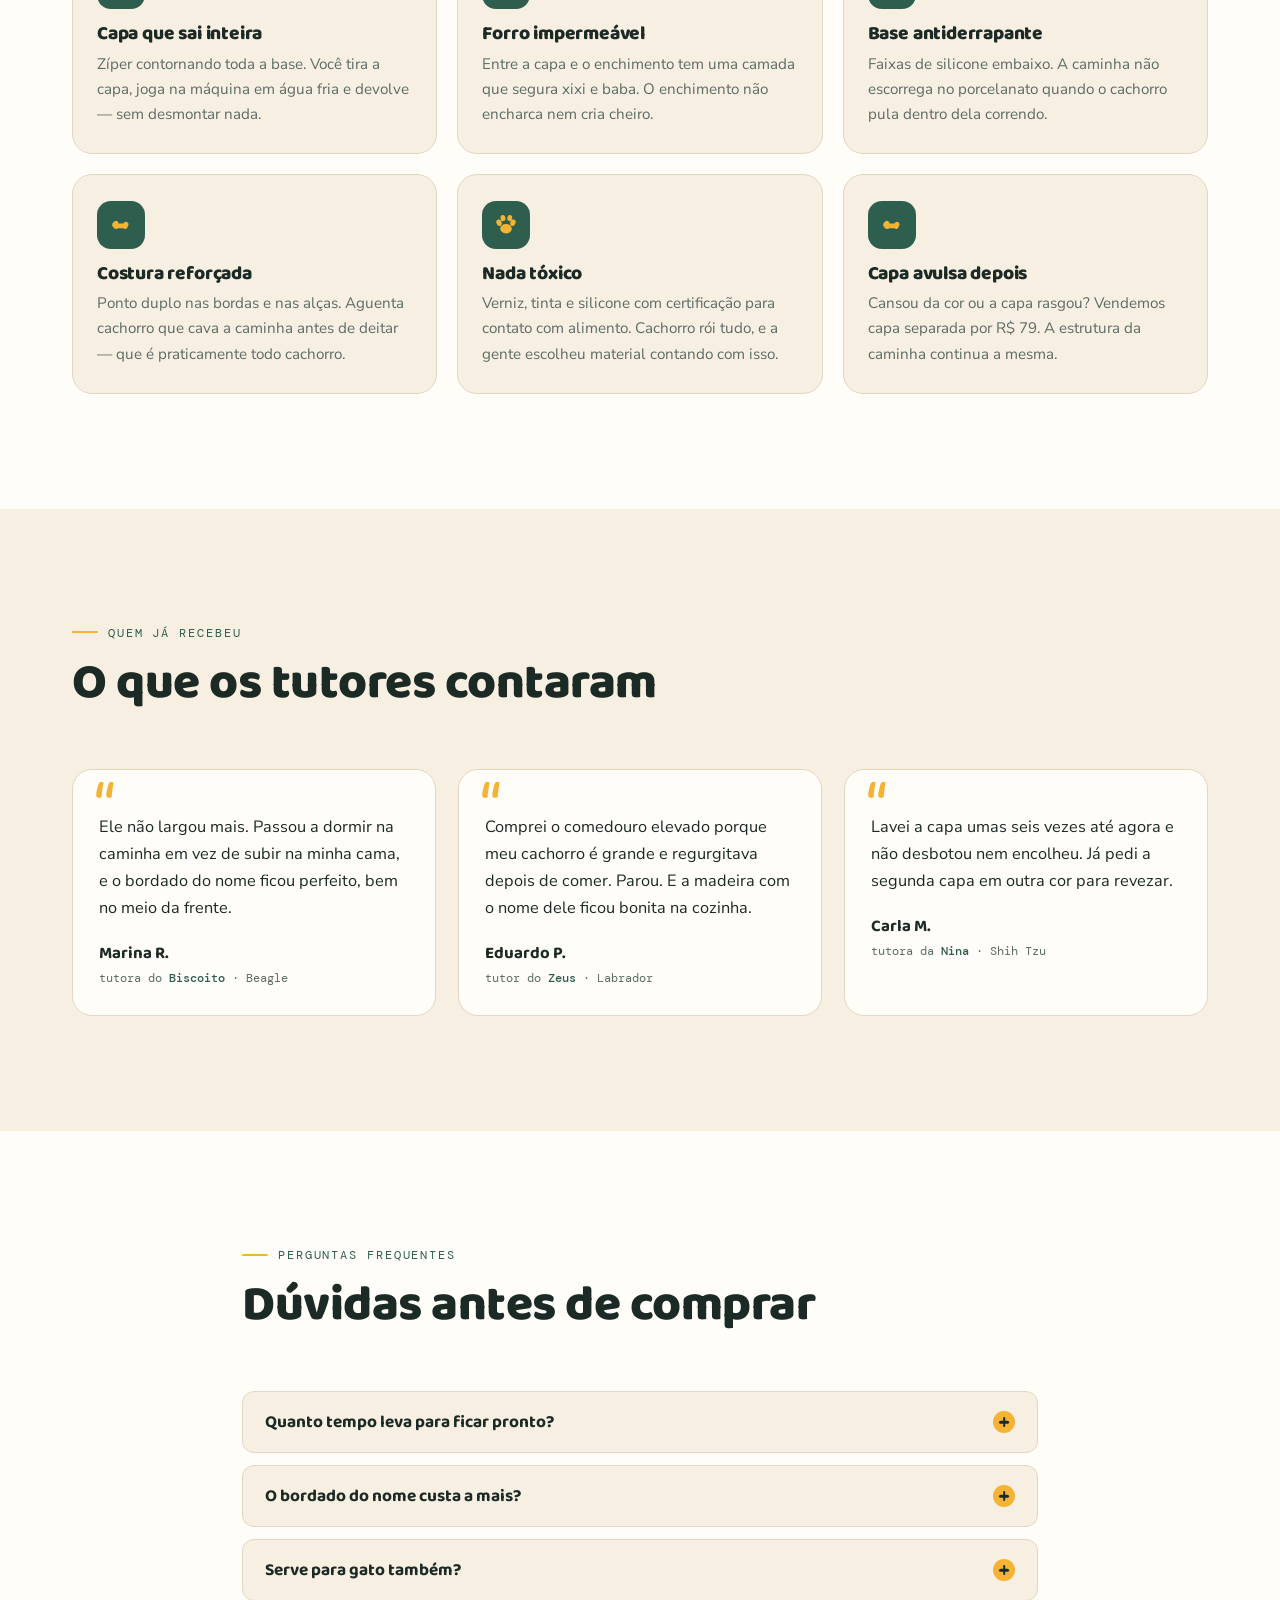
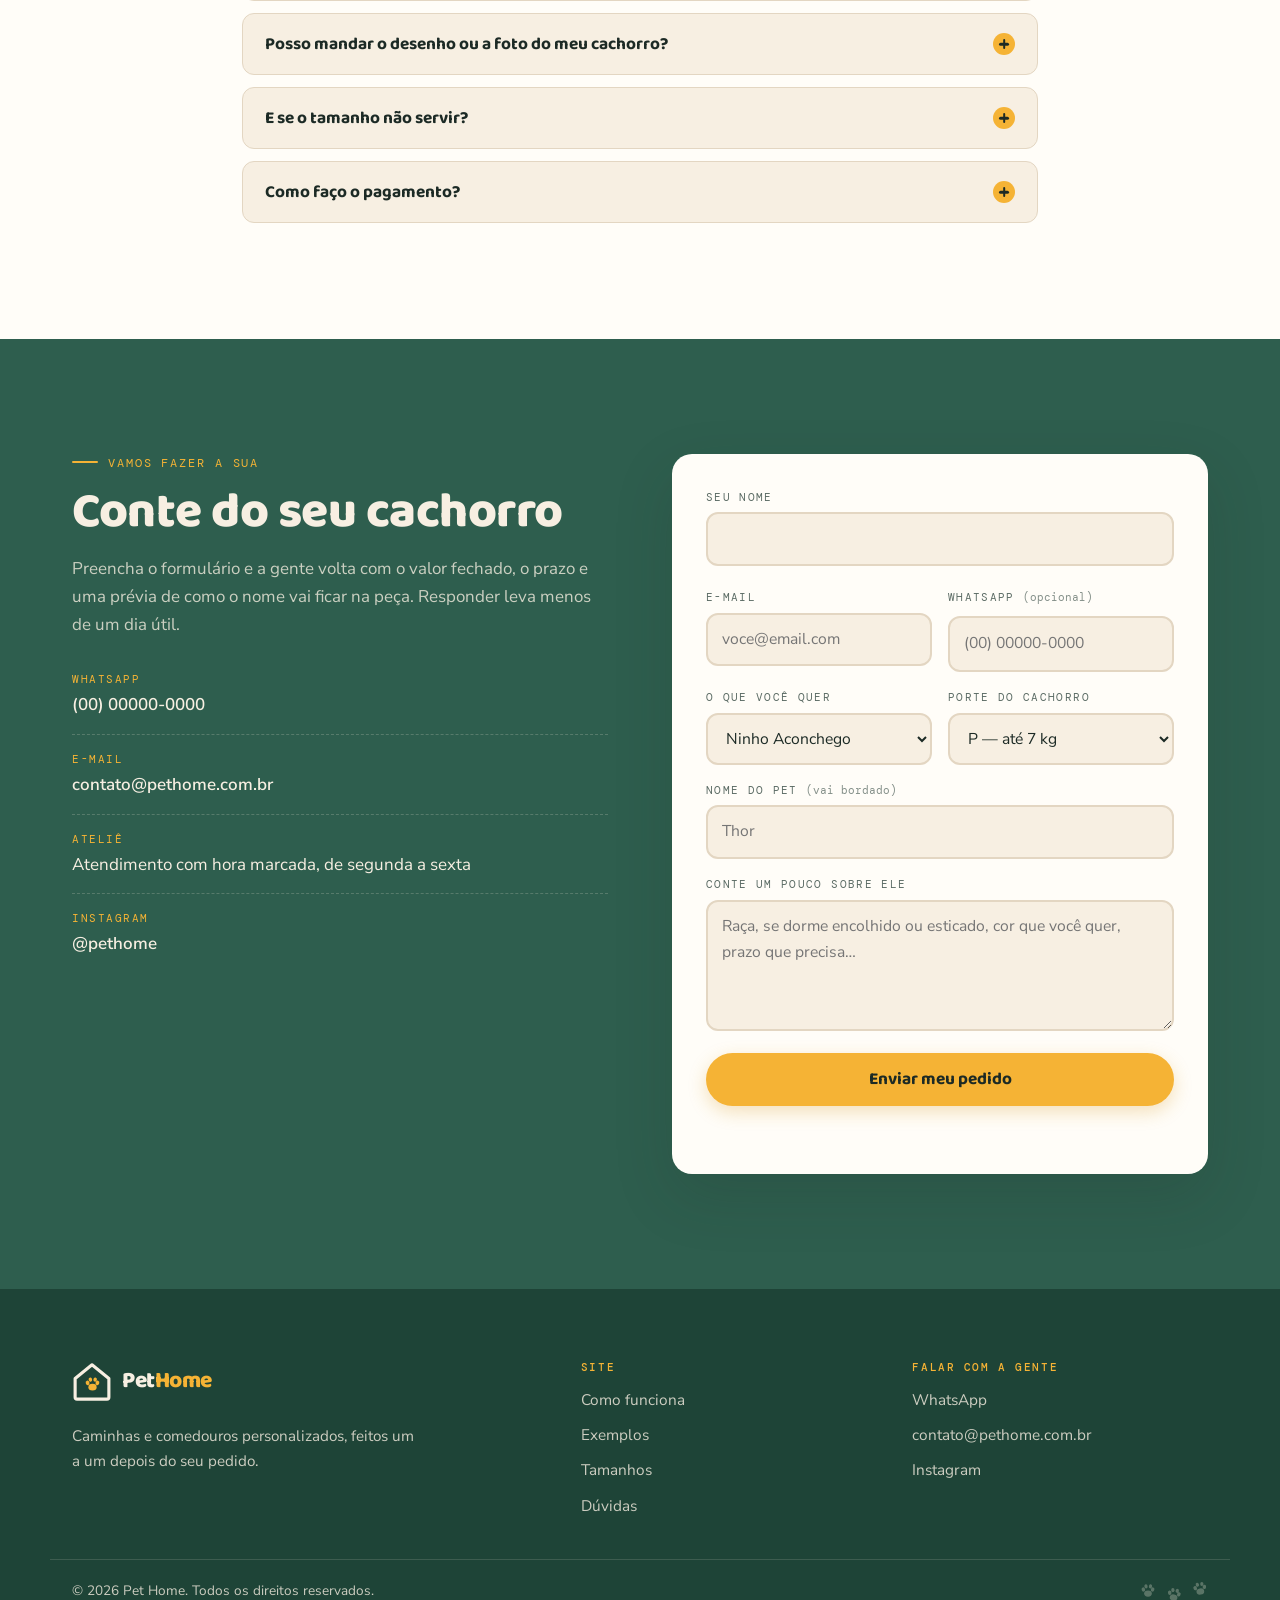
<file: pet-home/index.html>
<!DOCTYPE html>
<html lang="pt-BR">
<head>
<meta charset="UTF-8">
<meta name="viewport" content="width=device-width, initial-scale=1">
<title>Pet Home — Caminhas e comedouros personalizados para cachorro</title>
<meta name="description" content="Caminhas e comedouros feitos sob medida para o seu cachorro, com o nome dele bordado ou gravado. Escolha o modelo, o tecido e o tamanho. Enviamos para todo o Brasil.">

<meta property="og:type" content="website">
<meta property="og:title" content="Pet Home — Caminhas e comedouros personalizados">
<meta property="og:description" content="O nome do seu cachorro bordado na caminha. Modelos, tecidos e tamanhos sob medida.">
<meta name="theme-color" content="#2E5E4E">

<link rel="preconnect" href="https://fonts.googleapis.com">
<link rel="preconnect" href="https://fonts.gstatic.com" crossorigin>
<link href="https://fonts.googleapis.com/css2?family=Baloo+2:wght@600;700;800&family=Nunito+Sans:ital,opsz,wght@0,6..12,400;0,6..12,600;0,6..12,700;1,6..12,400&family=DM+Mono:wght@400;500&display=swap" rel="stylesheet">
<link rel="stylesheet" href="style.css">
<link rel="icon" href="data:image/svg+xml,<svg xmlns='http://www.w3.org/2000/svg' viewBox='0 0 64 64'><rect width='64' height='64' rx='14' fill='%232E5E4E'/><ellipse cx='32' cy='42' rx='13' ry='10' fill='%23F5B335'/><ellipse cx='16' cy='28' rx='6' ry='7.5' fill='%23F5B335'/><ellipse cx='48' cy='28' rx='6' ry='7.5' fill='%23F5B335'/><ellipse cx='25' cy='17' rx='5.5' ry='7' fill='%23F5B335'/><ellipse cx='39' cy='17' rx='5.5' ry='7' fill='%23F5B335'/></svg>">
</head>
<body>

<a class="pular" href="#conteudo">Pular para o conteúdo</a>

<!-- ===================== SÍMBOLOS SVG REUTILIZÁVEIS ===================== -->
<svg width="0" height="0" aria-hidden="true" focusable="false" style="position:absolute">
  <symbol id="sym-patinha" viewBox="0 0 64 64">
    <ellipse cx="32" cy="42" rx="15.5" ry="12.5"/>
    <ellipse cx="13.5" cy="26" rx="7" ry="8.8" transform="rotate(-18 13.5 26)"/>
    <ellipse cx="50.5" cy="26" rx="7" ry="8.8" transform="rotate(18 50.5 26)"/>
    <ellipse cx="24" cy="13.5" rx="6.6" ry="8.2" transform="rotate(-8 24 13.5)"/>
    <ellipse cx="42" cy="13.5" rx="6.6" ry="8.2" transform="rotate(8 42 13.5)"/>
  </symbol>
  <symbol id="sym-osso" viewBox="0 0 64 32">
    <path d="M14 6.5a7 7 0 0 1 11.4 5.3h13.2A7 7 0 1 1 50 19.5a7 7 0 0 1-11.4 5.3H25.4A7 7 0 1 1 14 6.5Z"/>
  </symbol>
  <symbol id="sym-casa" viewBox="0 0 64 64">
    <path d="M32 6 5 28v30a3 3 0 0 0 3 3h48a3 3 0 0 0 3-3V28L32 6Z" fill="none" stroke="currentColor" stroke-width="5" stroke-linejoin="round"/>
  </symbol>
</svg>

<!-- ===================== TOPO ===================== -->
<header class="topo" id="topo">
  <div class="topo-interno">
    <a class="marca" href="#inicio" aria-label="Pet Home, página inicial">
      <span class="marca-selo" aria-hidden="true">
        <svg class="marca-casa" viewBox="0 0 64 64"><use href="#sym-casa"></use></svg>
        <svg class="marca-patinha" viewBox="0 0 64 64"><use href="#sym-patinha"></use></svg>
      </span>
      <span class="marca-nome">Pet<span>Home</span></span>
    </a>

    <nav class="menu" id="menu" aria-label="Navegação principal">
      <a href="#como-funciona">Como funciona</a>
      <a href="#exemplos">Exemplos</a>
      <a href="#tamanhos">Tamanhos</a>
      <a href="#cuidados">Materiais</a>
      <a href="#duvidas">Dúvidas</a>
      <a class="menu-cta" href="#contato">Fazer meu pedido</a>
    </nav>

    <button class="menu-botao" id="menu-botao" aria-expanded="false" aria-controls="menu">
      <span class="menu-barras" aria-hidden="true"><i></i><i></i><i></i></span>
      <span class="sr">Abrir menu</span>
    </button>
  </div>
</header>

<main id="conteudo">

<!-- ===================== HERO + PERSONALIZADOR ===================== -->
<section class="hero" id="inicio">
  <div class="hero-interno">

    <div class="hero-texto">
      <p class="etiqueta">Feito à mão · Enviamos para todo o Brasil</p>
      <h1 class="hero-titulo">
        O nome dele <span class="bordado">bordado</span> na caminha de casa.
      </h1>
      <p class="hero-sub">
        A Pet Home faz caminhas e comedouros sob medida para o seu cachorro.
        Você escolhe o modelo, o tecido, o tamanho e o nome — a gente costura,
        grava e manda pronto para usar.
      </p>

      <div class="hero-botoes">
        <a class="botao botao-principal" href="#exemplos">Ver os exemplos</a>
        <a class="botao botao-vazado" href="#contato">Pedir um orçamento</a>
      </div>

      <ul class="hero-selos">
        <li><svg viewBox="0 0 64 64" aria-hidden="true"><use href="#sym-patinha"></use></svg> Capa que sai e vai à máquina</li>
        <li><svg viewBox="0 0 64 32" aria-hidden="true"><use href="#sym-osso"></use></svg> 4 portes, do Yorkshire ao Golden</li>
        <li><svg viewBox="0 0 64 64" aria-hidden="true"><use href="#sym-patinha"></use></svg> Bordado incluso, sem taxa extra</li>
      </ul>
    </div>

    <!-- ELEMENTO ASSINATURA: personalizador ao vivo -->
    <div class="perso" id="perso">
      <div class="perso-cabeca">
        <p class="perso-titulo">Escreva o nome e veja como fica</p>
        <div class="perso-troca" role="group" aria-label="Escolher peça para visualizar">
          <button type="button" class="perso-troca-btn ativo" data-peca="caminha" aria-pressed="true">Caminha</button>
          <button type="button" class="perso-troca-btn" data-peca="comedouro" aria-pressed="false">Comedouro</button>
        </div>
      </div>

      <div class="perso-palco">
        <!-- ---------- CAMINHA ---------- -->
        <svg class="peca peca-caminha ativo" viewBox="27 60 366 194" role="img" aria-labelledby="tit-caminha">
          <title id="tit-caminha">Prévia da caminha personalizada com o nome do pet bordado</title>
          <ellipse class="sombra" cx="210" cy="222" rx="168" ry="24"/>
          <!-- rolo externo -->
          <ellipse class="tecido-base" cx="210" cy="150" rx="175" ry="78"/>
          <ellipse class="tecido-claro" cx="210" cy="140" rx="175" ry="72"/>
          <!-- miolo -->
          <ellipse class="tecido-escuro" cx="210" cy="140" rx="120" ry="44"/>
          <ellipse class="tecido-base" cx="210" cy="134" rx="118" ry="42"/>
          <!-- costura decorativa -->
          <ellipse class="linha-costura" cx="210" cy="134" rx="104" ry="33"/>
          <ellipse class="linha-costura" cx="210" cy="146" rx="167" ry="66"/>
          <!-- nome bordado na frente do rolo -->
          <text class="nome-bordado" id="nome-caminha" x="210" y="196" text-anchor="middle">Thor</text>
          <!-- etiqueta da marca -->
          <g class="etiqueta-marca">
            <rect x="288" y="170" width="60" height="22" rx="6"/>
            <text x="318" y="185" text-anchor="middle">PET HOME</text>
          </g>
        </svg>

        <!-- ---------- COMEDOURO ---------- -->
        <svg class="peca peca-comedouro" viewBox="52 60 316 192" role="img" aria-labelledby="tit-comedouro">
          <title id="tit-comedouro">Prévia do comedouro personalizado com o nome do pet gravado</title>
          <ellipse class="sombra" cx="210" cy="224" rx="150" ry="20"/>
          <!-- jogo americano de madeira -->
          <rect class="madeira-topo" x="72" y="196" width="276" height="24" rx="12"/>
          <!-- tigela -->
          <path class="tecido-escuro" d="M96 100l36 94q78 18 156 0l36-94Z"/>
          <path class="tecido-base" d="M104 104l34 86q72 16 144 0l34-86Z"/>
          <ellipse class="tecido-claro" cx="210" cy="100" rx="110" ry="32"/>
          <ellipse class="tecido-escuro" cx="210" cy="102" rx="92" ry="25"/>
          <ellipse class="racao" cx="210" cy="104" rx="76" ry="19"/>
          <!-- nome gravado na frente da tigela -->
          <text class="nome-bordado nome-gravado" id="nome-comedouro" x="210" y="164" text-anchor="middle">Thor</text>
        </svg>

        <!-- cachorrinho espiando -->
        <svg class="cao-espia" viewBox="0 0 120 120" aria-hidden="true">
          <g class="cao-rabo"><path d="M96 78c14-4 16-18 10-26" fill="none" stroke="#8A5A3B" stroke-width="9" stroke-linecap="round"/></g>
          <ellipse cx="62" cy="86" rx="34" ry="26" fill="#A97045"/>
          <ellipse cx="46" cy="54" rx="26" ry="24" fill="#BF8253"/>
          <path d="M24 40c-8 2-12 14-8 26 5 12 14 10 18 4" fill="#8A5A3B"/>
          <path d="M68 40c8 2 12 14 8 26-5 12-14 10-18 4" fill="#8A5A3B"/>
          <ellipse cx="38" cy="52" rx="4" ry="5" fill="#2A1D14"/>
          <ellipse cx="56" cy="52" rx="4" ry="5" fill="#2A1D14"/>
          <ellipse cx="47" cy="64" rx="7" ry="5.5" fill="#2A1D14"/>
          <path d="M47 69v5" stroke="#2A1D14" stroke-width="2.5" stroke-linecap="round"/>
        </svg>
      </div>

      <div class="perso-controles">
        <div class="campo-nome">
          <label for="nome-pet">Nome do pet</label>
          <input type="text" id="nome-pet" maxlength="12" value="Thor" placeholder="Ex: Mel" autocomplete="off" spellcheck="false">
          <span class="campo-dica"><span id="contador-nome">4</span>/12 letras</span>
        </div>

        <fieldset class="campo-cores">
          <legend>Tecido</legend>
          <div class="cores" id="cores-perso">
            <button type="button" class="cor ativo" style="--amostra:#2E5E4E" data-cor="#2E5E4E" aria-pressed="true"><span class="sr">Verde musgo</span></button>
            <button type="button" class="cor" style="--amostra:#6B4A3A" data-cor="#6B4A3A" aria-pressed="false"><span class="sr">Café</span></button>
            <button type="button" class="cor" style="--amostra:#D9556E" data-cor="#D9556E" aria-pressed="false"><span class="sr">Rosa focinho</span></button>
            <button type="button" class="cor" style="--amostra:#3E6E97" data-cor="#3E6E97" aria-pressed="false"><span class="sr">Azul céu</span></button>
            <button type="button" class="cor" style="--amostra:#B5793F" data-cor="#B5793F" aria-pressed="false"><span class="sr">Caramelo</span></button>
            <button type="button" class="cor" style="--amostra:#6E4A78" data-cor="#6E4A78" aria-pressed="false"><span class="sr">Ameixa</span></button>
          </div>
          <p class="cor-nome" aria-live="polite">Verde musgo</p>
        </fieldset>
      </div>
    </div>
  </div>

  <!-- trilha de patinhas caminhando -->
  <div class="trilha" aria-hidden="true">
    <svg viewBox="0 0 64 64"><use href="#sym-patinha"></use></svg>
    <svg viewBox="0 0 64 64"><use href="#sym-patinha"></use></svg>
    <svg viewBox="0 0 64 64"><use href="#sym-patinha"></use></svg>
    <svg viewBox="0 0 64 64"><use href="#sym-patinha"></use></svg>
    <svg viewBox="0 0 64 64"><use href="#sym-patinha"></use></svg>
    <svg viewBox="0 0 64 64"><use href="#sym-patinha"></use></svg>
    <svg viewBox="0 0 64 64"><use href="#sym-patinha"></use></svg>
    <svg viewBox="0 0 64 64"><use href="#sym-patinha"></use></svg>
  </div>
</section>

<!-- ===================== COMO FUNCIONA ===================== -->
<section class="secao secao-clara" id="como-funciona">
  <div class="interno">
    <header class="secao-cabeca revelar">
      <p class="etiqueta">Do pedido à porta da sua casa</p>
      <h2 class="secao-titulo">Como funciona</h2>
      <p class="secao-sub">São quatro passos, nessa ordem. Você acompanha cada um por WhatsApp.</p>
    </header>

    <ol class="passos">
      <li class="passo revelar">
        <span class="passo-num">1</span>
        <h3>Escolha o modelo</h3>
        <p>Caminha ninho, sofá, colchonete ou toca. Comedouro simples, duplo elevado ou lento. Tudo está na aba de exemplos aqui embaixo.</p>
      </li>
      <li class="passo revelar">
        <span class="passo-num">2</span>
        <h3>Meça o seu cachorro</h3>
        <p>Do focinho até o início do rabo, com ele deitado. A gente usa essa medida na tabela de tamanhos e confirma o porte com você.</p>
      </li>
      <li class="passo revelar">
        <span class="passo-num">3</span>
        <h3>Escolha tecido e nome</h3>
        <p>Seis cores de tecido, seis cores de linha. O nome vai bordado na caminha e gravado a laser no comedouro, sem custo adicional.</p>
      </li>
      <li class="passo revelar">
        <span class="passo-num">4</span>
        <h3>Receba em casa</h3>
        <p>Produção de 5 a 8 dias úteis. Enviamos foto da peça pronta antes de despachar — se algo não ficou como você imaginou, refazemos.</p>
      </li>
    </ol>
  </div>
</section>

<!-- ===================== EXEMPLOS / CATÁLOGO ===================== -->
<section class="secao secao-areia" id="exemplos">
  <div class="interno">
    <header class="secao-cabeca revelar">
      <p class="etiqueta">Aba de exemplos</p>
      <h2 class="secao-titulo">Como ficam as peças</h2>
      <p class="secao-sub">
        Estes são os modelos que produzimos hoje. Toque nas bolinhas de cor de cada
        peça para ver como ela fica no tecido que você quer.
      </p>
    </header>

    <div class="abas revelar" role="tablist" aria-label="Categorias de produtos">
      <button class="aba ativo" role="tab" id="aba-caminhas" aria-selected="true" aria-controls="painel-caminhas" tabindex="0">
        Caminhas <span class="aba-conta">4</span>
      </button>
      <button class="aba" role="tab" id="aba-comedouros" aria-selected="false" aria-controls="painel-comedouros" tabindex="-1">
        Comedouros <span class="aba-conta">4</span>
      </button>
      <button class="aba" role="tab" id="aba-kits" aria-selected="false" aria-controls="painel-kits" tabindex="-1">
        Kits <span class="aba-conta">2</span>
      </button>
    </div>

    <!-- ---------- PAINEL CAMINHAS ---------- -->
    <div class="painel ativo" role="tabpanel" id="painel-caminhas" aria-labelledby="aba-caminhas" tabindex="0">
      <div class="grade-produtos">

        <article class="produto revelar" style="--produto-cor:#2E5E4E">
          <div class="produto-arte">
            <svg viewBox="42 56 336 178" role="img" aria-label="Caminha modelo Ninho, redonda com bordas altas">
              <ellipse class="sombra" cx="210" cy="206" rx="150" ry="20"/>
              <ellipse class="tecido-base" cx="210" cy="140" rx="160" ry="72"/>
              <ellipse class="tecido-claro" cx="210" cy="130" rx="160" ry="66"/>
              <ellipse class="tecido-escuro" cx="210" cy="130" rx="108" ry="40"/>
              <ellipse class="tecido-base" cx="210" cy="125" rx="106" ry="38"/>
              <ellipse class="linha-costura" cx="210" cy="125" rx="92" ry="30"/>
              <text class="nome-bordado nome-card" x="210" y="180" text-anchor="middle">Thor</text>
            </svg>
          </div>
          <div class="produto-corpo">
            <h3 class="produto-nome">Ninho Aconchego</h3>
            <p class="produto-desc">A redonda clássica, com borda alta em volta inteira. Para cachorro que dorme encolhido e gosta de encostar a cabeça na parede da caminha.</p>
            <ul class="ficha">
              <li><span>Tecido</span><b>Sarja peletizada</b></li>
              <li><span>Enchimento</span><b>Fibra siliconada</b></li>
              <li><span>Capa</span><b>Removível, com zíper</b></li>
              <li><span>Tamanhos</span><b>P, M, G, GG</b></li>
            </ul>
            <div class="cores cores-card" data-cores>
              <button type="button" class="cor ativo" style="--amostra:#2E5E4E" data-cor="#2E5E4E" aria-pressed="true"><span class="sr">Verde musgo</span></button>
              <button type="button" class="cor" style="--amostra:#6B4A3A" data-cor="#6B4A3A" aria-pressed="false"><span class="sr">Café</span></button>
              <button type="button" class="cor" style="--amostra:#D9556E" data-cor="#D9556E" aria-pressed="false"><span class="sr">Rosa focinho</span></button>
              <button type="button" class="cor" style="--amostra:#3E6E97" data-cor="#3E6E97" aria-pressed="false"><span class="sr">Azul céu</span></button>
              <button type="button" class="cor" style="--amostra:#B5793F" data-cor="#B5793F" aria-pressed="false"><span class="sr">Caramelo</span></button>
              <button type="button" class="cor" style="--amostra:#6E4A78" data-cor="#6E4A78" aria-pressed="false"><span class="sr">Ameixa</span></button>
            </div>
            <div class="produto-rodape">
              <p class="preco">a partir de <b>R$ 189</b></p>
              <button type="button" class="botao botao-mel" data-pedir="Ninho Aconchego">Quero esta</button>
            </div>
          </div>
        </article>

        <article class="produto revelar" style="--produto-cor:#3E6E97">
          <div class="produto-arte">
            <svg viewBox="50 72 320 162" role="img" aria-label="Caminha modelo Sofá, retangular com encosto em três lados">
              <ellipse class="sombra" cx="210" cy="208" rx="150" ry="18"/>
              <path class="tecido-escuro" d="M58 96a16 16 0 0 1 16-16h272a16 16 0 0 1 16 16v78a14 14 0 0 1-14 14H72a14 14 0 0 1-14-14V96Z"/>
              <rect class="tecido-base" x="58" y="80" width="304" height="96" rx="16"/>
              <rect class="tecido-claro" x="58" y="80" width="304" height="30" rx="15"/>
              <rect class="tecido-claro" x="58" y="80" width="34" height="96" rx="16"/>
              <rect class="tecido-claro" x="328" y="80" width="34" height="96" rx="16"/>
              <rect class="tecido-escuro" x="98" y="112" width="224" height="60" rx="12"/>
              <rect class="linha-costura-r" x="106" y="120" width="208" height="44" rx="9"/>
              <text class="nome-bordado nome-card" x="210" y="152" text-anchor="middle">Thor</text>
            </svg>
          </div>
          <div class="produto-corpo">
            <h3 class="produto-nome">Sofá Varanda</h3>
            <p class="produto-desc">Retangular, com encosto nos três lados e frente aberta. O cachorro entra e sai sem escalar — bom para filhote e para cachorro idoso.</p>
            <ul class="ficha">
              <li><span>Tecido</span><b>Linho misto</b></li>
              <li><span>Base</span><b>Espuma D28 de 8 cm</b></li>
              <li><span>Extra</span><b>Antiderrapante embaixo</b></li>
              <li><span>Tamanhos</span><b>M, G, GG</b></li>
            </ul>
            <div class="cores cores-card" data-cores>
              <button type="button" class="cor" style="--amostra:#2E5E4E" data-cor="#2E5E4E" aria-pressed="false"><span class="sr">Verde musgo</span></button>
              <button type="button" class="cor" style="--amostra:#6B4A3A" data-cor="#6B4A3A" aria-pressed="false"><span class="sr">Café</span></button>
              <button type="button" class="cor" style="--amostra:#D9556E" data-cor="#D9556E" aria-pressed="false"><span class="sr">Rosa focinho</span></button>
              <button type="button" class="cor ativo" style="--amostra:#3E6E97" data-cor="#3E6E97" aria-pressed="true"><span class="sr">Azul céu</span></button>
              <button type="button" class="cor" style="--amostra:#B5793F" data-cor="#B5793F" aria-pressed="false"><span class="sr">Caramelo</span></button>
              <button type="button" class="cor" style="--amostra:#6E4A78" data-cor="#6E4A78" aria-pressed="false"><span class="sr">Ameixa</span></button>
            </div>
            <div class="produto-rodape">
              <p class="preco">a partir de <b>R$ 279</b></p>
              <button type="button" class="botao botao-mel" data-pedir="Sofá Varanda">Quero esta</button>
            </div>
          </div>
        </article>

        <article class="produto revelar" style="--produto-cor:#B5793F">
          <div class="produto-arte">
            <svg viewBox="44 96 332 124" role="img" aria-label="Caminha modelo Colchonete, plana e matelassada">
              <ellipse class="sombra" cx="210" cy="196" rx="146" ry="16"/>
              <path class="tecido-escuro" d="M52 118a14 14 0 0 1 14-14h288a14 14 0 0 1 14 14v40a14 14 0 0 1-14 14H66a14 14 0 0 1-14-14v-40Z"/>
              <rect class="tecido-base" x="52" y="104" width="316" height="58" rx="14"/>
              <rect class="tecido-claro" x="52" y="104" width="316" height="16" rx="8"/>
              <g class="linha-costura-r">
                <line x1="88" y1="112" x2="88" y2="154"/>
                <line x1="126" y1="112" x2="126" y2="154"/>
                <line x1="294" y1="112" x2="294" y2="154"/>
                <line x1="332" y1="112" x2="332" y2="154"/>
              </g>
              <text class="nome-bordado nome-card" x="210" y="144" text-anchor="middle">Thor</text>
            </svg>
          </div>
          <div class="produto-corpo">
            <h3 class="produto-nome">Colchonete Soneca</h3>
            <p class="produto-desc">Plano e matelassado, sem borda. Cabe dentro da caixa de transporte, do carro ou embaixo da mesa. O modelo que mais sai para viagem.</p>
            <ul class="ficha">
              <li><span>Tecido</span><b>Algodão impermeável</b></li>
              <li><span>Base</span><b>Manta acrílica prensada</b></li>
              <li><span>Extra</span><b>Dobra ao meio, com alça</b></li>
              <li><span>Tamanhos</span><b>P, M, G, GG</b></li>
            </ul>
            <div class="cores cores-card" data-cores>
              <button type="button" class="cor" style="--amostra:#2E5E4E" data-cor="#2E5E4E" aria-pressed="false"><span class="sr">Verde musgo</span></button>
              <button type="button" class="cor" style="--amostra:#6B4A3A" data-cor="#6B4A3A" aria-pressed="false"><span class="sr">Café</span></button>
              <button type="button" class="cor" style="--amostra:#D9556E" data-cor="#D9556E" aria-pressed="false"><span class="sr">Rosa focinho</span></button>
              <button type="button" class="cor" style="--amostra:#3E6E97" data-cor="#3E6E97" aria-pressed="false"><span class="sr">Azul céu</span></button>
              <button type="button" class="cor ativo" style="--amostra:#B5793F" data-cor="#B5793F" aria-pressed="true"><span class="sr">Caramelo</span></button>
              <button type="button" class="cor" style="--amostra:#6E4A78" data-cor="#6E4A78" aria-pressed="false"><span class="sr">Ameixa</span></button>
            </div>
            <div class="produto-rodape">
              <p class="preco">a partir de <b>R$ 139</b></p>
              <button type="button" class="botao botao-mel" data-pedir="Colchonete Soneca">Quero esta</button>
            </div>
          </div>
        </article>

        <article class="produto revelar" style="--produto-cor:#6E4A78">
          <div class="produto-arte">
            <svg viewBox="62 26 296 204" role="img" aria-label="Caminha modelo Toca, fechada em formato de casinha com abertura frontal">
              <ellipse class="sombra" cx="210" cy="204" rx="140" ry="18"/>
              <path class="tecido-escuro" d="M210 34c78 0 132 58 132 122v14H78v-14C78 92 132 34 210 34Z"/>
              <path class="tecido-base" d="M210 40c74 0 124 56 124 116v10H86v-10C86 96 136 40 210 40Z"/>
              <path class="tecido-claro" d="M210 40c-42 0-76 18-98 46 24-16 58-24 98-24s74 8 98 24c-22-28-56-46-98-46Z"/>
              <ellipse class="toca-vao" cx="210" cy="140" rx="66" ry="50"/>
              <path class="linha-costura-r" d="M144 142a66 50 0 0 1 132 0" fill="none"/>
              <rect class="tecido-escuro" x="70" y="160" width="280" height="36" rx="18"/>
              <rect class="tecido-base" x="70" y="156" width="280" height="34" rx="17"/>
              <text class="nome-bordado nome-card" x="210" y="182" text-anchor="middle">Thor</text>
            </svg>
          </div>
          <div class="produto-corpo">
            <h3 class="produto-nome">Toca Refúgio</h3>
            <p class="produto-desc">Fechada em cima, com abertura na frente. Para cachorro que se esconde no sofá, que sente frio ou que fica agitado com barulho de rua.</p>
            <ul class="ficha">
              <li><span>Tecido</span><b>Suede + pelúcia interna</b></li>
              <li><span>Estrutura</span><b>Arco removível</b></li>
              <li><span>Extra</span><b>Almofada solta inclusa</b></li>
              <li><span>Tamanhos</span><b>P, M, G</b></li>
            </ul>
            <div class="cores cores-card" data-cores>
              <button type="button" class="cor" style="--amostra:#2E5E4E" data-cor="#2E5E4E" aria-pressed="false"><span class="sr">Verde musgo</span></button>
              <button type="button" class="cor" style="--amostra:#6B4A3A" data-cor="#6B4A3A" aria-pressed="false"><span class="sr">Café</span></button>
              <button type="button" class="cor" style="--amostra:#D9556E" data-cor="#D9556E" aria-pressed="false"><span class="sr">Rosa focinho</span></button>
              <button type="button" class="cor" style="--amostra:#3E6E97" data-cor="#3E6E97" aria-pressed="false"><span class="sr">Azul céu</span></button>
              <button type="button" class="cor" style="--amostra:#B5793F" data-cor="#B5793F" aria-pressed="false"><span class="sr">Caramelo</span></button>
              <button type="button" class="cor ativo" style="--amostra:#6E4A78" data-cor="#6E4A78" aria-pressed="true"><span class="sr">Ameixa</span></button>
            </div>
            <div class="produto-rodape">
              <p class="preco">a partir de <b>R$ 349</b></p>
              <button type="button" class="botao botao-mel" data-pedir="Toca Refúgio">Quero esta</button>
            </div>
          </div>
        </article>

      </div>
    </div>

    <!-- ---------- PAINEL COMEDOUROS ---------- -->
    <div class="painel" role="tabpanel" id="painel-comedouros" aria-labelledby="aba-comedouros" tabindex="0" hidden>
      <div class="grade-produtos">

        <article class="produto revelar" style="--produto-cor:#2E5E4E">
          <div class="produto-arte">
            <svg viewBox="42 70 336 168" role="img" aria-label="Comedouro duplo elevado sobre suporte de madeira">
              <ellipse class="sombra" cx="210" cy="212" rx="150" ry="18"/>
              <path class="madeira" d="M56 154h308l-16 44a10 10 0 0 1-10 7H82a10 10 0 0 1-10-7l-16-44Z"/>
              <rect class="madeira-topo" x="50" y="142" width="320" height="16" rx="8"/>
              <path class="tecido-escuro" d="M74 96h122l-16 50a9 9 0 0 1-8 6h-74a9 9 0 0 1-8-6L74 96Z"/>
              <ellipse class="tecido-claro" cx="135" cy="96" rx="61" ry="18"/>
              <ellipse class="tecido-escuro" cx="135" cy="98" rx="50" ry="13"/>
              <ellipse class="racao" cx="135" cy="99" rx="40" ry="9"/>
              <path class="tecido-escuro" d="M224 96h122l-16 50a9 9 0 0 1-8 6h-74a9 9 0 0 1-8-6l-16-50Z"/>
              <ellipse class="tecido-claro" cx="285" cy="96" rx="61" ry="18"/>
              <ellipse class="tecido-escuro" cx="285" cy="98" rx="50" ry="13"/>
              <ellipse class="agua" cx="285" cy="99" rx="40" ry="9"/>
              <text class="nome-bordado nome-card nome-gravado" x="210" y="186" text-anchor="middle">Thor</text>
            </svg>
          </div>
          <div class="produto-corpo">
            <h3 class="produto-nome">Duplo Elevado</h3>
            <p class="produto-desc">Duas tigelas na altura do peito do cachorro, num suporte de madeira com o nome gravado. Ele come sem abaixar o pescoço e o chão fica limpo.</p>
            <ul class="ficha">
              <li><span>Tigelas</span><b>Inox removível, 900 ml</b></li>
              <li><span>Suporte</span><b>Pinus com verniz atóxico</b></li>
              <li><span>Alturas</span><b>12, 18 ou 24 cm</b></li>
              <li><span>Gravação</span><b>A laser, na frente</b></li>
            </ul>
            <div class="cores cores-card" data-cores>
              <button type="button" class="cor ativo" style="--amostra:#2E5E4E" data-cor="#2E5E4E" aria-pressed="true"><span class="sr">Verde musgo</span></button>
              <button type="button" class="cor" style="--amostra:#6B4A3A" data-cor="#6B4A3A" aria-pressed="false"><span class="sr">Café</span></button>
              <button type="button" class="cor" style="--amostra:#D9556E" data-cor="#D9556E" aria-pressed="false"><span class="sr">Rosa focinho</span></button>
              <button type="button" class="cor" style="--amostra:#3E6E97" data-cor="#3E6E97" aria-pressed="false"><span class="sr">Azul céu</span></button>
              <button type="button" class="cor" style="--amostra:#B5793F" data-cor="#B5793F" aria-pressed="false"><span class="sr">Caramelo</span></button>
              <button type="button" class="cor" style="--amostra:#6E4A78" data-cor="#6E4A78" aria-pressed="false"><span class="sr">Ameixa</span></button>
            </div>
            <div class="produto-rodape">
              <p class="preco">a partir de <b>R$ 169</b></p>
              <button type="button" class="botao botao-mel" data-pedir="Comedouro Duplo Elevado">Quero este</button>
            </div>
          </div>
        </article>

        <article class="produto revelar" style="--produto-cor:#D9556E">
          <div class="produto-arte">
            <svg viewBox="74 62 272 168" role="img" aria-label="Comedouro de cerâmica com o nome gravado na lateral">
              <ellipse class="sombra" cx="210" cy="204" rx="128" ry="18"/>
              <path class="tecido-escuro" d="M104 100h212l-26 84a12 12 0 0 1-11 8H141a12 12 0 0 1-11-8l-26-84Z"/>
              <path class="tecido-base" d="M112 102h196l-24 78a11 11 0 0 1-10 7H146a11 11 0 0 1-10-7l-24-78Z"/>
              <ellipse class="tecido-claro" cx="210" cy="100" rx="106" ry="30"/>
              <ellipse class="tecido-escuro" cx="210" cy="102" rx="88" ry="23"/>
              <ellipse class="racao" cx="210" cy="104" rx="72" ry="17"/>
              <text class="nome-bordado nome-card nome-gravado" x="210" y="150" text-anchor="middle">Thor</text>
              <use class="patinha-gravada" href="#sym-patinha" x="196" y="158" width="28" height="28"></use>
            </svg>
          </div>
          <div class="produto-corpo">
            <h3 class="produto-nome">Cerâmica Assinatura</h3>
            <p class="produto-desc">Uma tigela só, pesada, que não sai do lugar quando o cachorro come com vontade. O nome e a patinha são pintados à mão e vão ao forno.</p>
            <ul class="ficha">
              <li><span>Material</span><b>Cerâmica esmaltada</b></li>
              <li><span>Capacidade</span><b>400 ml ou 750 ml</b></li>
              <li><span>Lava-louças</span><b>Pode</b></li>
              <li><span>Pintura</span><b>À mão, atóxica</b></li>
            </ul>
            <div class="cores cores-card" data-cores>
              <button type="button" class="cor" style="--amostra:#2E5E4E" data-cor="#2E5E4E" aria-pressed="false"><span class="sr">Verde musgo</span></button>
              <button type="button" class="cor" style="--amostra:#6B4A3A" data-cor="#6B4A3A" aria-pressed="false"><span class="sr">Café</span></button>
              <button type="button" class="cor ativo" style="--amostra:#D9556E" data-cor="#D9556E" aria-pressed="true"><span class="sr">Rosa focinho</span></button>
              <button type="button" class="cor" style="--amostra:#3E6E97" data-cor="#3E6E97" aria-pressed="false"><span class="sr">Azul céu</span></button>
              <button type="button" class="cor" style="--amostra:#B5793F" data-cor="#B5793F" aria-pressed="false"><span class="sr">Caramelo</span></button>
              <button type="button" class="cor" style="--amostra:#6E4A78" data-cor="#6E4A78" aria-pressed="false"><span class="sr">Ameixa</span></button>
            </div>
            <div class="produto-rodape">
              <p class="preco">a partir de <b>R$ 89</b></p>
              <button type="button" class="botao botao-mel" data-pedir="Comedouro Cerâmica Assinatura">Quero este</button>
            </div>
          </div>
        </article>

        <article class="produto revelar" style="--produto-cor:#3E6E97">
          <div class="produto-arte">
            <svg viewBox="74 66 272 160" role="img" aria-label="Comedouro lento com obstáculos em espiral no fundo">
              <ellipse class="sombra" cx="210" cy="200" rx="128" ry="18"/>
              <path class="tecido-escuro" d="M108 104h204l-24 74a12 12 0 0 1-11 8H143a12 12 0 0 1-11-8l-24-74Z"/>
              <path class="tecido-base" d="M116 106h188l-22 68a11 11 0 0 1-10 7H148a11 11 0 0 1-10-7l-22-68Z"/>
              <ellipse class="tecido-claro" cx="210" cy="104" rx="102" ry="30"/>
              <ellipse class="tecido-escuro" cx="210" cy="106" rx="86" ry="24"/>
              <g class="obstaculos">
                <ellipse cx="210" cy="104" rx="16" ry="9"/>
                <ellipse cx="164" cy="100" rx="13" ry="8"/>
                <ellipse cx="256" cy="100" rx="13" ry="8"/>
                <ellipse cx="186" cy="116" rx="12" ry="7"/>
                <ellipse cx="234" cy="116" rx="12" ry="7"/>
              </g>
              <text class="nome-bordado nome-card nome-gravado" x="210" y="158" text-anchor="middle">Thor</text>
            </svg>
          </div>
          <div class="produto-corpo">
            <h3 class="produto-nome">Comedouro Lento</h3>
            <p class="produto-desc">Tem obstáculos no fundo que obrigam o cachorro a pegar a ração aos poucos. Para quem come rápido demais, engasga ou passa mal depois da refeição.</p>
            <ul class="ficha">
              <li><span>Material</span><b>Silicone alimentar</b></li>
              <li><span>Capacidade</span><b>500 ml</b></li>
              <li><span>Base</span><b>Ventosa antiderrapante</b></li>
              <li><span>Gravação</span><b>Nome em relevo</b></li>
            </ul>
            <div class="cores cores-card" data-cores>
              <button type="button" class="cor" style="--amostra:#2E5E4E" data-cor="#2E5E4E" aria-pressed="false"><span class="sr">Verde musgo</span></button>
              <button type="button" class="cor" style="--amostra:#6B4A3A" data-cor="#6B4A3A" aria-pressed="false"><span class="sr">Café</span></button>
              <button type="button" class="cor" style="--amostra:#D9556E" data-cor="#D9556E" aria-pressed="false"><span class="sr">Rosa focinho</span></button>
              <button type="button" class="cor ativo" style="--amostra:#3E6E97" data-cor="#3E6E97" aria-pressed="true"><span class="sr">Azul céu</span></button>
              <button type="button" class="cor" style="--amostra:#B5793F" data-cor="#B5793F" aria-pressed="false"><span class="sr">Caramelo</span></button>
              <button type="button" class="cor" style="--amostra:#6E4A78" data-cor="#6E4A78" aria-pressed="false"><span class="sr">Ameixa</span></button>
            </div>
            <div class="produto-rodape">
              <p class="preco">a partir de <b>R$ 79</b></p>
              <button type="button" class="botao botao-mel" data-pedir="Comedouro Lento">Quero este</button>
            </div>
          </div>
        </article>

        <article class="produto revelar" style="--produto-cor:#6B4A3A">
          <div class="produto-arte">
            <svg viewBox="74 26 272 212" role="img" aria-label="Bebedouro alto com reservatório e nome gravado">
              <ellipse class="sombra" cx="210" cy="212" rx="128" ry="18"/>
              <!-- reservatório -->
              <rect class="tecido-escuro" x="140" y="34" width="140" height="124" rx="18"/>
              <rect class="tecido-base" x="146" y="38" width="128" height="116" rx="15"/>
              <rect class="agua" x="158" y="74" width="104" height="72" rx="10"/>
              <rect class="brilho" x="164" y="50" width="13" height="88" rx="6.5"/>
              <!-- tigela -->
              <path class="tecido-escuro" d="M104 150h212l-24 56a12 12 0 0 1-11 7H139a12 12 0 0 1-11-7l-24-56Z"/>
              <path class="tecido-base" d="M112 152h196l-22 50a11 11 0 0 1-10 6H144a11 11 0 0 1-10-6l-22-50Z"/>
              <ellipse class="tecido-claro" cx="210" cy="150" rx="106" ry="26"/>
              <ellipse class="agua" cx="210" cy="152" rx="86" ry="18"/>
              <text class="nome-bordado nome-card nome-gravado" x="210" y="192" text-anchor="middle">Thor</text>
            </svg>
          </div>
          <div class="produto-corpo">
            <h3 class="produto-nome">Bebedouro Fonte</h3>
            <p class="produto-desc">Reservatório em cima que vai enchendo a tigela sozinho. Enche uma vez e dura o dia — para quem passa o dia fora e volta preocupado com a água.</p>
            <ul class="ficha">
              <li><span>Reservatório</span><b>2,5 litros</b></li>
              <li><span>Material</span><b>PP atóxico + inox</b></li>
              <li><span>Limpeza</span><b>Desmonta em 3 peças</b></li>
              <li><span>Gravação</span><b>Nome na base</b></li>
            </ul>
            <div class="cores cores-card" data-cores>
              <button type="button" class="cor" style="--amostra:#2E5E4E" data-cor="#2E5E4E" aria-pressed="false"><span class="sr">Verde musgo</span></button>
              <button type="button" class="cor ativo" style="--amostra:#6B4A3A" data-cor="#6B4A3A" aria-pressed="true"><span class="sr">Café</span></button>
              <button type="button" class="cor" style="--amostra:#D9556E" data-cor="#D9556E" aria-pressed="false"><span class="sr">Rosa focinho</span></button>
              <button type="button" class="cor" style="--amostra:#3E6E97" data-cor="#3E6E97" aria-pressed="false"><span class="sr">Azul céu</span></button>
              <button type="button" class="cor" style="--amostra:#B5793F" data-cor="#B5793F" aria-pressed="false"><span class="sr">Caramelo</span></button>
              <button type="button" class="cor" style="--amostra:#6E4A78" data-cor="#6E4A78" aria-pressed="false"><span class="sr">Ameixa</span></button>
            </div>
            <div class="produto-rodape">
              <p class="preco">a partir de <b>R$ 149</b></p>
              <button type="button" class="botao botao-mel" data-pedir="Bebedouro Fonte">Quero este</button>
            </div>
          </div>
        </article>

      </div>
    </div>

    <!-- ---------- PAINEL KITS ---------- -->
    <div class="painel" role="tabpanel" id="painel-kits" aria-labelledby="aba-kits" tabindex="0" hidden>
      <div class="grade-produtos">

        <article class="produto revelar" style="--produto-cor:#2E5E4E">
          <div class="produto-arte">
            <svg viewBox="16 70 396 150" role="img" aria-label="Kit com caminha ninho e comedouro duplo no mesmo tecido">
              <ellipse class="sombra" cx="150" cy="196" rx="118" ry="16"/>
              <ellipse class="sombra" cx="322" cy="198" rx="82" ry="14"/>
              <ellipse class="tecido-base" cx="150" cy="140" rx="126" ry="58"/>
              <ellipse class="tecido-claro" cx="150" cy="132" rx="126" ry="54"/>
              <ellipse class="tecido-escuro" cx="150" cy="132" rx="84" ry="32"/>
              <ellipse class="tecido-base" cx="150" cy="128" rx="82" ry="30"/>
              <text class="nome-bordado nome-card" x="150" y="170" text-anchor="middle">Thor</text>
              <path class="madeira" d="M248 148h150l-10 34a9 9 0 0 1-9 6h-112a9 9 0 0 1-9-6l-10-34Z"/>
              <rect class="madeira-topo" x="244" y="138" width="158" height="13" rx="6.5"/>
              <ellipse class="tecido-claro" cx="286" cy="112" rx="34" ry="11"/>
              <path class="tecido-escuro" d="M252 112h68l-9 28h-50l-9-28Z"/>
              <ellipse class="racao" cx="286" cy="113" rx="26" ry="7"/>
              <ellipse class="tecido-claro" cx="360" cy="112" rx="34" ry="11"/>
              <path class="tecido-escuro" d="M326 112h68l-9 28h-50l-9-28Z"/>
              <ellipse class="agua" cx="360" cy="113" rx="26" ry="7"/>
            </svg>
          </div>
          <div class="produto-corpo">
            <h3 class="produto-nome">Kit Cantinho Completo</h3>
            <p class="produto-desc">Caminha Ninho + comedouro duplo elevado no mesmo tecido e com a mesma tipografia no nome. É o cantinho do cachorro montado de uma vez só.</p>
            <ul class="ficha">
              <li><span>Inclui</span><b>Caminha + comedouro</b></li>
              <li><span>Brinde</span><b>Jogo americano lavável</b></li>
              <li><span>Economia</span><b>R$ 60 vs. separado</b></li>
              <li><span>Tamanhos</span><b>P, M, G, GG</b></li>
            </ul>
            <div class="cores cores-card" data-cores>
              <button type="button" class="cor ativo" style="--amostra:#2E5E4E" data-cor="#2E5E4E" aria-pressed="true"><span class="sr">Verde musgo</span></button>
              <button type="button" class="cor" style="--amostra:#6B4A3A" data-cor="#6B4A3A" aria-pressed="false"><span class="sr">Café</span></button>
              <button type="button" class="cor" style="--amostra:#D9556E" data-cor="#D9556E" aria-pressed="false"><span class="sr">Rosa focinho</span></button>
              <button type="button" class="cor" style="--amostra:#3E6E97" data-cor="#3E6E97" aria-pressed="false"><span class="sr">Azul céu</span></button>
              <button type="button" class="cor" style="--amostra:#B5793F" data-cor="#B5793F" aria-pressed="false"><span class="sr">Caramelo</span></button>
              <button type="button" class="cor" style="--amostra:#6E4A78" data-cor="#6E4A78" aria-pressed="false"><span class="sr">Ameixa</span></button>
            </div>
            <div class="produto-rodape">
              <p class="preco">a partir de <b>R$ 298</b></p>
              <button type="button" class="botao botao-mel" data-pedir="Kit Cantinho Completo">Quero este kit</button>
            </div>
          </div>
        </article>

        <article class="produto revelar" style="--produto-cor:#B5793F">
          <div class="produto-arte">
            <svg viewBox="38 83 344 145" role="img" aria-label="Kit boas-vindas com colchonete, tigela de cerâmica e plaquinha de coleira">
              <ellipse class="sombra" cx="210" cy="204" rx="150" ry="16"/>
              <path class="tecido-escuro" d="M46 132a12 12 0 0 1 12-12h180a12 12 0 0 1 12 12v34a12 12 0 0 1-12 12H58a12 12 0 0 1-12-12v-34Z"/>
              <rect class="tecido-base" x="46" y="120" width="204" height="50" rx="12"/>
              <g class="linha-costura-r">
                <line x1="72" y1="128" x2="72" y2="162"/>
                <line x1="94" y1="128" x2="94" y2="162"/>
                <line x1="202" y1="128" x2="202" y2="162"/>
                <line x1="224" y1="128" x2="224" y2="162"/>
              </g>
              <text class="nome-bordado nome-card" x="148" y="154" text-anchor="middle">Thor</text>
              <!-- tigela de cerâmica -->
              <path class="tecido-escuro" d="M262 108h112l-16 62a10 10 0 0 1-9 7h-62a10 10 0 0 1-9-7l-16-62Z"/>
              <path class="tecido-base" d="M268 110h100l-14 56a9 9 0 0 1-8 6h-56a9 9 0 0 1-8-6l-14-56Z"/>
              <ellipse class="tecido-claro" cx="318" cy="108" rx="56" ry="17"/>
              <ellipse class="tecido-escuro" cx="318" cy="110" rx="44" ry="12"/>
              <ellipse class="racao" cx="318" cy="111" rx="36" ry="9"/>
              <!-- plaquinha de coleira -->
              <use class="plaquinha" href="#sym-osso" x="146" y="180" width="72" height="36"></use>
            </svg>
          </div>
          <div class="produto-corpo">
            <h3 class="produto-nome">Kit Boas-vindas</h3>
            <p class="produto-desc">Para quem acabou de adotar. Colchonete, tigela de cerâmica e uma plaquinha de coleira com o nome e o seu telefone — tudo com o mesmo nome gravado.</p>
            <ul class="ficha">
              <li><span>Inclui</span><b>Colchonete + tigela</b></li>
              <li><span>Extra</span><b>Plaquinha de coleira</b></li>
              <li><span>Embalagem</span><b>Caixa de presente</b></li>
              <li><span>Tamanhos</span><b>P, M, G</b></li>
            </ul>
            <div class="cores cores-card" data-cores>
              <button type="button" class="cor" style="--amostra:#2E5E4E" data-cor="#2E5E4E" aria-pressed="false"><span class="sr">Verde musgo</span></button>
              <button type="button" class="cor" style="--amostra:#6B4A3A" data-cor="#6B4A3A" aria-pressed="false"><span class="sr">Café</span></button>
              <button type="button" class="cor" style="--amostra:#D9556E" data-cor="#D9556E" aria-pressed="false"><span class="sr">Rosa focinho</span></button>
              <button type="button" class="cor" style="--amostra:#3E6E97" data-cor="#3E6E97" aria-pressed="false"><span class="sr">Azul céu</span></button>
              <button type="button" class="cor ativo" style="--amostra:#B5793F" data-cor="#B5793F" aria-pressed="true"><span class="sr">Caramelo</span></button>
              <button type="button" class="cor" style="--amostra:#6E4A78" data-cor="#6E4A78" aria-pressed="false"><span class="sr">Ameixa</span></button>
            </div>
            <div class="produto-rodape">
              <p class="preco">a partir de <b>R$ 219</b></p>
              <button type="button" class="botao botao-mel" data-pedir="Kit Boas-vindas">Quero este kit</button>
            </div>
          </div>
        </article>

      </div>
    </div>

    <p class="nota-preco revelar">
      Os valores são para o tamanho P e variam conforme o tamanho e o tecido.
      O bordado e a gravação do nome já estão inclusos.
    </p>
  </div>
</section>

<!-- ===================== TAMANHOS ===================== -->
<section class="secao secao-escura" id="tamanhos">
  <div class="interno">
    <header class="secao-cabeca revelar">
      <p class="etiqueta etiqueta-clara">Antes de pedir</p>
      <h2 class="secao-titulo">Qual tamanho é o do seu cachorro</h2>
      <p class="secao-sub secao-sub-clara">
        Meça o seu cachorro deitado, do focinho até o início do rabo, e some 10 cm.
        Na dúvida entre dois tamanhos, vá no maior — cachorro gosta de esticar.
      </p>
    </header>

    <div class="tabela-caixa revelar">
      <table class="tabela">
        <caption class="sr">Tabela de tamanhos por porte do cachorro</caption>
        <thead>
          <tr>
            <th scope="col">Tamanho</th>
            <th scope="col">Peso do cachorro</th>
            <th scope="col">Medida da caminha</th>
            <th scope="col">Raças de exemplo</th>
          </tr>
        </thead>
        <tbody>
          <tr>
            <th scope="row"><span class="porte">P</span></th>
            <td>até 7 kg</td>
            <td>50 × 40 cm</td>
            <td>Yorkshire, Shih Tzu, Lulu</td>
          </tr>
          <tr>
            <th scope="row"><span class="porte">M</span></th>
            <td>7 a 15 kg</td>
            <td>70 × 55 cm</td>
            <td>Beagle, Shiba, Cocker</td>
          </tr>
          <tr>
            <th scope="row"><span class="porte">G</span></th>
            <td>15 a 30 kg</td>
            <td>90 × 70 cm</td>
            <td>Border Collie, Boxer</td>
          </tr>
          <tr>
            <th scope="row"><span class="porte">GG</span></th>
            <td>acima de 30 kg</td>
            <td>110 × 85 cm</td>
            <td>Golden, Labrador, Pastor</td>
          </tr>
        </tbody>
      </table>
    </div>

    <p class="tabela-nota revelar">
      Precisa de uma medida que não está aqui? Fazemos sob medida sem custo de projeto —
      mande as medidas no formulário e a gente calcula.
    </p>
  </div>
</section>

<!-- ===================== MATERIAIS / DIFERENCIAIS ===================== -->
<section class="secao secao-clara" id="cuidados">
  <div class="interno">
    <header class="secao-cabeca revelar">
      <p class="etiqueta">O que tem por dentro</p>
      <h2 class="secao-titulo">Materiais e cuidados</h2>
      <p class="secao-sub">Caminha de cachorro suja. A nossa foi feita contando com isso.</p>
    </header>

    <div class="grade-cuidados">
      <article class="cuidado revelar">
        <span class="cuidado-icone" aria-hidden="true"><svg viewBox="0 0 64 64"><use href="#sym-patinha"></use></svg></span>
        <h3>Capa que sai inteira</h3>
        <p>Zíper contornando toda a base. Você tira a capa, joga na máquina em água fria e devolve — sem desmontar nada.</p>
      </article>
      <article class="cuidado revelar">
        <span class="cuidado-icone" aria-hidden="true"><svg viewBox="0 0 64 32"><use href="#sym-osso"></use></svg></span>
        <h3>Forro impermeável</h3>
        <p>Entre a capa e o enchimento tem uma camada que segura xixi e baba. O enchimento não encharca nem cria cheiro.</p>
      </article>
      <article class="cuidado revelar">
        <span class="cuidado-icone" aria-hidden="true"><svg viewBox="0 0 64 64"><use href="#sym-patinha"></use></svg></span>
        <h3>Base antiderrapante</h3>
        <p>Faixas de silicone embaixo. A caminha não escorrega no porcelanato quando o cachorro pula dentro dela correndo.</p>
      </article>
      <article class="cuidado revelar">
        <span class="cuidado-icone" aria-hidden="true"><svg viewBox="0 0 64 32"><use href="#sym-osso"></use></svg></span>
        <h3>Costura reforçada</h3>
        <p>Ponto duplo nas bordas e nas alças. Aguenta cachorro que cava a caminha antes de deitar — que é praticamente todo cachorro.</p>
      </article>
      <article class="cuidado revelar">
        <span class="cuidado-icone" aria-hidden="true"><svg viewBox="0 0 64 64"><use href="#sym-patinha"></use></svg></span>
        <h3>Nada tóxico</h3>
        <p>Verniz, tinta e silicone com certificação para contato com alimento. Cachorro rói tudo, e a gente escolheu material contando com isso.</p>
      </article>
      <article class="cuidado revelar">
        <span class="cuidado-icone" aria-hidden="true"><svg viewBox="0 0 64 32"><use href="#sym-osso"></use></svg></span>
        <h3>Capa avulsa depois</h3>
        <p>Cansou da cor ou a capa rasgou? Vendemos capa separada por R$ 79. A estrutura da caminha continua a mesma.</p>
      </article>
    </div>
  </div>
</section>

<!-- ===================== DEPOIMENTOS ===================== -->
<section class="secao secao-areia">
  <div class="interno">
    <header class="secao-cabeca revelar">
      <p class="etiqueta">Quem já recebeu</p>
      <h2 class="secao-titulo">O que os tutores contaram</h2>
    </header>

    <div class="grade-depoimentos">
      <figure class="depoimento revelar">
        <blockquote>Ele não largou mais. Passou a dormir na caminha em vez de subir na minha cama, e o bordado do nome ficou perfeito, bem no meio da frente.</blockquote>
        <figcaption>
          <span class="dep-tutor">Marina R.</span>
          <span class="dep-pet">tutora do <b>Biscoito</b> · Beagle</span>
        </figcaption>
      </figure>
      <figure class="depoimento revelar">
        <blockquote>Comprei o comedouro elevado porque meu cachorro é grande e regurgitava depois de comer. Parou. E a madeira com o nome dele ficou bonita na cozinha.</blockquote>
        <figcaption>
          <span class="dep-tutor">Eduardo P.</span>
          <span class="dep-pet">tutor do <b>Zeus</b> · Labrador</span>
        </figcaption>
      </figure>
      <figure class="depoimento revelar">
        <blockquote>Lavei a capa umas seis vezes até agora e não desbotou nem encolheu. Já pedi a segunda capa em outra cor para revezar.</blockquote>
        <figcaption>
          <span class="dep-tutor">Carla M.</span>
          <span class="dep-pet">tutora da <b>Nina</b> · Shih Tzu</span>
        </figcaption>
      </figure>
    </div>
  </div>
</section>

<!-- ===================== DÚVIDAS ===================== -->
<section class="secao secao-clara" id="duvidas">
  <div class="interno interno-estreito">
    <header class="secao-cabeca revelar">
      <p class="etiqueta">Perguntas frequentes</p>
      <h2 class="secao-titulo">Dúvidas antes de comprar</h2>
    </header>

    <div class="faq">
      <div class="faq-item revelar">
        <h3><button type="button" class="faq-botao" aria-expanded="false">Quanto tempo leva para ficar pronto?<span class="faq-mais" aria-hidden="true"></span></button></h3>
        <div class="faq-resposta"><div class="faq-resposta-interna"><p>De 5 a 8 dias úteis para produzir, mais o prazo dos Correios ou da transportadora para a sua cidade. Peças personalizadas não ficam prontas na prateleira — cada uma é costurada depois do pedido.</p></div></div>
      </div>
      <div class="faq-item revelar">
        <h3><button type="button" class="faq-botao" aria-expanded="false">O bordado do nome custa a mais?<span class="faq-mais" aria-hidden="true"></span></button></h3>
        <div class="faq-resposta"><div class="faq-resposta-interna"><p>Não. O nome já está no preço, tanto o bordado da caminha quanto a gravação do comedouro. Até 12 letras. Acima disso a gente conversa sobre o layout antes de bordar.</p></div></div>
      </div>
      <div class="faq-item revelar">
        <h3><button type="button" class="faq-botao" aria-expanded="false">Serve para gato também?<span class="faq-mais" aria-hidden="true"></span></button></h3>
        <div class="faq-resposta"><div class="faq-resposta-interna"><p>Serve. O Ninho tamanho P e a Toca são os mais pedidos para gato. Só evite o tecido linho, que engancha na unha — prefira a sarja ou o suede.</p></div></div>
      </div>
      <div class="faq-item revelar">
        <h3><button type="button" class="faq-botao" aria-expanded="false">Posso mandar o desenho ou a foto do meu cachorro?<span class="faq-mais" aria-hidden="true"></span></button></h3>
        <div class="faq-resposta"><div class="faq-resposta-interna"><p>Pode. Fazemos a silhueta do seu cachorro bordada ao lado do nome por R$ 45 a mais. Mande a foto de perfil, com o cachorro em pé, no formulário de contato.</p></div></div>
      </div>
      <div class="faq-item revelar">
        <h3><button type="button" class="faq-botao" aria-expanded="false">E se o tamanho não servir?<span class="faq-mais" aria-hidden="true"></span></button></h3>
        <div class="faq-resposta"><div class="faq-resposta-interna"><p>Você tem 7 dias para pedir a troca de tamanho. A peça precisa estar sem uso e sem cheiro. O frete da troca é por nossa conta na primeira vez.</p></div></div>
      </div>
      <div class="faq-item revelar">
        <h3><button type="button" class="faq-botao" aria-expanded="false">Como faço o pagamento?<span class="faq-mais" aria-hidden="true"></span></button></h3>
        <div class="faq-resposta"><div class="faq-resposta-interna"><p>Pix com 5% de desconto, ou cartão em até 6 vezes sem juros. Enviamos o link de pagamento pelo WhatsApp depois de fechar o modelo, o tamanho e o tecido com você.</p></div></div>
      </div>
    </div>
  </div>
</section>

<!-- ===================== CONTATO ===================== -->
<section class="secao secao-escura" id="contato">
  <div class="interno">
    <div class="contato-grade">

      <div class="contato-texto revelar">
        <p class="etiqueta etiqueta-clara">Vamos fazer a sua</p>
        <h2 class="secao-titulo">Conte do seu cachorro</h2>
        <p class="secao-sub secao-sub-clara">
          Preencha o formulário e a gente volta com o valor fechado, o prazo e uma
          prévia de como o nome vai ficar na peça. Responder leva menos de um dia útil.
        </p>

        <ul class="contato-dados">
          <li>
            <span class="contato-rotulo">WhatsApp</span>
            <a href="https://wa.me/5500000000000" target="_blank" rel="noopener">(00) 00000-0000</a>
          </li>
          <li>
            <span class="contato-rotulo">E-mail</span>
            <a href="mailto:contato@pethome.com.br">contato@pethome.com.br</a>
          </li>
          <li>
            <span class="contato-rotulo">Ateliê</span>
            <span>Atendimento com hora marcada, de segunda a sexta</span>
          </li>
          <li>
            <span class="contato-rotulo">Instagram</span>
            <a href="https://instagram.com/" target="_blank" rel="noopener">@pethome</a>
          </li>
        </ul>
      </div>

      <!--
        FORMULÁRIO — SEM BACKEND

        Hoje o envio monta um e-mail no aplicativo de e-mail do visitante (mailto:).
        Para receber os pedidos direto na sua caixa de entrada, troque por um serviço
        de formulário. Com o Formspree, por exemplo:

          1. Crie um formulário em https://formspree.io e copie o ID.
          2. No <form> abaixo troque os atributos por:
               action="https://formspree.io/f/SEU_ID"  method="POST"
          3. Em script.js, apague o bloco marcado com "ENVIO VIA MAILTO".

        O mesmo vale para Getform, Basin ou um endpoint próprio.
      -->
      <form class="formulario revelar" id="formulario" novalidate>
        <div class="campo">
          <label for="f-nome">Seu nome</label>
          <input type="text" id="f-nome" name="nome" required autocomplete="name">
          <span class="erro" data-erro-de="f-nome"></span>
        </div>

        <div class="campo-duplo">
          <div class="campo">
            <label for="f-email">E-mail</label>
            <input type="email" id="f-email" name="email" required autocomplete="email" placeholder="voce@email.com">
            <span class="erro" data-erro-de="f-email"></span>
          </div>
          <div class="campo">
            <label for="f-zap">WhatsApp <span class="opcional">(opcional)</span></label>
            <input type="tel" id="f-zap" name="whatsapp" autocomplete="tel" placeholder="(00) 00000-0000">
          </div>
        </div>

        <div class="campo-duplo">
          <div class="campo">
            <label for="f-produto">O que você quer</label>
            <select id="f-produto" name="produto">
              <option>Ninho Aconchego</option>
              <option>Sofá Varanda</option>
              <option>Colchonete Soneca</option>
              <option>Toca Refúgio</option>
              <option>Comedouro Duplo Elevado</option>
              <option>Comedouro Cerâmica Assinatura</option>
              <option>Comedouro Lento</option>
              <option>Bebedouro Fonte</option>
              <option>Kit Cantinho Completo</option>
              <option>Kit Boas-vindas</option>
              <option>Ainda não sei, quero ajuda</option>
            </select>
          </div>
          <div class="campo">
            <label for="f-porte">Porte do cachorro</label>
            <select id="f-porte" name="porte">
              <option>P — até 7 kg</option>
              <option>M — 7 a 15 kg</option>
              <option>G — 15 a 30 kg</option>
              <option>GG — acima de 30 kg</option>
              <option>Não sei medir, me ajuda</option>
            </select>
          </div>
        </div>

        <div class="campo">
          <label for="f-petnome">Nome do pet <span class="opcional">(vai bordado)</span></label>
          <input type="text" id="f-petnome" name="petnome" maxlength="12" placeholder="Thor">
        </div>

        <div class="campo">
          <label for="f-msg">Conte um pouco sobre ele</label>
          <textarea id="f-msg" name="mensagem" rows="4" required placeholder="Raça, se dorme encolhido ou esticado, cor que você quer, prazo que precisa…"></textarea>
          <span class="erro" data-erro-de="f-msg"></span>
        </div>

        <button type="submit" class="botao botao-mel botao-largo">Enviar meu pedido</button>
        <p class="form-aviso" id="form-aviso" role="status" aria-live="polite"></p>
      </form>
    </div>
  </div>
</section>

</main>

<!-- ===================== RODAPÉ ===================== -->
<footer class="rodape">
  <div class="interno rodape-grade">
    <div class="rodape-marca">
      <a class="marca marca-rodape" href="#inicio" aria-label="Pet Home, voltar ao topo">
        <span class="marca-selo" aria-hidden="true">
          <svg class="marca-casa" viewBox="0 0 64 64"><use href="#sym-casa"></use></svg>
          <svg class="marca-patinha" viewBox="0 0 64 64"><use href="#sym-patinha"></use></svg>
        </span>
        <span class="marca-nome">Pet<span>Home</span></span>
      </a>
      <p>Caminhas e comedouros personalizados, feitos um a um depois do seu pedido.</p>
    </div>

    <nav class="rodape-links" aria-label="Links do rodapé">
      <h2>Site</h2>
      <a href="#como-funciona">Como funciona</a>
      <a href="#exemplos">Exemplos</a>
      <a href="#tamanhos">Tamanhos</a>
      <a href="#duvidas">Dúvidas</a>
    </nav>

    <div class="rodape-links">
      <h2>Falar com a gente</h2>
      <a href="https://wa.me/5500000000000" target="_blank" rel="noopener">WhatsApp</a>
      <a href="mailto:contato@pethome.com.br">contato@pethome.com.br</a>
      <a href="https://instagram.com/" target="_blank" rel="noopener">Instagram</a>
    </div>
  </div>

  <div class="interno rodape-base">
    <p>© <span id="ano">2026</span> Pet Home. Todos os direitos reservados.</p>
    <p class="rodape-patas" aria-hidden="true">
      <svg viewBox="0 0 64 64"><use href="#sym-patinha"></use></svg>
      <svg viewBox="0 0 64 64"><use href="#sym-patinha"></use></svg>
      <svg viewBox="0 0 64 64"><use href="#sym-patinha"></use></svg>
    </p>
  </div>
</footer>

<!-- Botão flutuante do WhatsApp — troque o número em script.js (WHATSAPP) -->
<a class="zap" id="zap" href="https://wa.me/5500000000000" target="_blank" rel="noopener">
  <svg viewBox="0 0 32 32" aria-hidden="true"><path d="M16 3C8.8 3 3 8.8 3 16c0 2.3.6 4.5 1.7 6.4L3 29l6.8-1.8A13 13 0 1 0 16 3Zm7.5 18.4c-.3.9-1.8 1.7-2.5 1.8-.7.1-1.5.2-4.9-1.2-4.1-1.7-6.7-6-6.9-6.3-.2-.3-1.6-2.2-1.6-4.2 0-2 1-2.9 1.4-3.3.4-.4.8-.5 1.1-.5h.8c.3 0 .6 0 .9.7l1.2 3c.1.3.2.6 0 .9l-.5.7-.5.5c-.2.2-.3.4-.1.7.2.3.9 1.6 2 2.5 1.4 1.2 2.5 1.6 2.8 1.8.3.2.5.1.7-.1l1-1.2c.3-.3.5-.2.8-.1l2.9 1.4c.3.2.6.3.7.4.1.3.1.9-.2 1.8Z"/></svg>
  <span class="sr">Falar no WhatsApp</span>
</a>

<script src="script.js"></script>
</body>
</html>
</file>
<file: beluvi/style.css>
/* =========================================================
   BELUVI PET — folha de estilo
   Paleta da marca: marinho da caminha · dourado e creme da logo · marrom do kit
   Tipos: Cormorant Garamond (títulos) · Parisienne (bordado) · Jost (texto)
   ========================================================= */

:root{
  --marinho:#18213F;
  --marinho-fundo:#111931;
  --marinho-claro:#2B3A66;
  --ouro:#C9A063;
  --ouro-claro:#E8CFA3;
  --ouro-escuro:#8F6B31;
  --creme:#F4ECE0;
  --creme-fundo:#EBE0D0;
  --creme-claro:#FCF8F2;
  --nude:#C9B096;
  --marrom:#4A3426;
  --marrom-escuro:#291C14;
  --linha-suave:rgba(74,52,38,.15);

  --peca-cor:#18213F;
  --peca-linha:#F6EFE3;

  --largura:1220px;
  --topo-altura:78px;
  --espaco:clamp(84px,10vw,156px);
  --raio:20px;
  --raio-p:12px;

  --sombra-p:0 2px 12px rgba(24,33,63,.07);
  --sombra-m:0 18px 44px rgba(24,33,63,.13);
  --sombra-g:0 30px 76px rgba(24,33,63,.24);
}

*,*::before,*::after{box-sizing:border-box;}
html{scroll-behavior:smooth;scroll-padding-top:calc(var(--topo-altura) + 20px);}
body{
  margin:0;
  background:var(--creme);
  color:var(--marrom-escuro);
  font-family:'Jost','Jost Fallback',system-ui,-apple-system,Segoe UI,sans-serif;
  font-size:17px;
  font-weight:400;
  line-height:1.8;
  -webkit-font-smoothing:antialiased;
  overflow-x:clip;
}
img{display:block;max-width:100%;height:auto;}
svg{display:block;}
a{color:inherit;}
button,input,select,textarea{font:inherit;color:inherit;}
.simbolos{position:absolute;width:0;height:0;overflow:hidden;}

h1,h2,h3,h4{
  font-family:'Cormorant Garamond',Georgia,'Times New Roman',serif;
  font-weight:600;
  line-height:1.14;
  margin:0;
  text-wrap:balance;
}

.sr{position:absolute;width:1px;height:1px;padding:0;margin:-1px;overflow:hidden;clip:rect(0 0 0 0);white-space:nowrap;border:0;}
.pular{
  position:absolute;left:14px;top:-100px;z-index:300;
  background:var(--ouro);color:var(--marrom-escuro);
  padding:12px 20px;border-radius:0 0 10px 10px;font-weight:500;
  text-decoration:none;transition:top .18s ease;
}
.pular:focus{top:0;}
:focus-visible{outline:3px solid var(--ouro);outline-offset:3px;border-radius:3px;}

/* =========================================================
   BLOCOS BASE
   ========================================================= */
.interno{width:100%;max-width:var(--largura);margin-inline:auto;padding-inline:26px;}

.secao{position:relative;padding-block:var(--espaco);}
.secao-creme{background:var(--creme);}
.secao-creme-escuro{background:var(--creme-fundo);}
.secao-marinho{background:var(--marinho);color:var(--creme);}

.cabeca{max-width:700px;margin-bottom:clamp(46px,6vw,80px);}
.cabeca-centro{margin-inline:auto;text-align:center;}
.cabeca-centro .sobrescrito{justify-content:center;}

.titulo{font-size:clamp(2.2rem,4.8vw,3.6rem);margin-bottom:20px;}
.titulo-claro{color:var(--creme-claro);}
.sub-titulo{font-size:1.55rem;margin:0 0 14px;}
.sub-titulo-grande{font-size:2rem;}

.linha-fina{color:rgba(41,28,20,.72);font-size:1.06rem;margin:0;font-weight:300;}
.linha-fina-clara{color:rgba(244,236,224,.76);}
.cabeca-centro .linha-fina{margin-inline:auto;max-width:58ch;}

.sobrescrito{
  display:flex;align-items:center;gap:14px;
  font-size:.72rem;font-weight:300;
  letter-spacing:.3em;text-transform:uppercase;
  color:var(--ouro);
  margin:0 0 20px;
}
.sobrescrito::before{content:"";width:36px;height:1px;background:currentColor;flex:0 0 auto;opacity:.8;}
.cabeca-centro .sobrescrito::after{content:"";width:36px;height:1px;background:currentColor;flex:0 0 auto;opacity:.8;}
.sobrescrito-escuro{color:var(--ouro-escuro);}

.destaque-script{
  font-family:'Parisienne',cursive;
  font-weight:400;color:var(--ouro);
  font-size:1.18em;padding-inline:.06em;
}

.nota{font-size:.87rem;font-weight:300;color:rgba(41,28,20,.6);margin:26px 0 0;max-width:64ch;}
.nota-clara{color:rgba(244,236,224,.6);}
.nota-centro{margin-inline:auto;text-align:center;}

.botao{
  display:inline-flex;align-items:center;justify-content:center;gap:11px;
  padding:16px 34px;border:1px solid transparent;border-radius:999px;
  font-size:.82rem;font-weight:500;letter-spacing:.16em;text-transform:uppercase;
  line-height:1;text-decoration:none;cursor:pointer;
  transition:transform .2s ease,box-shadow .2s ease,background-color .2s ease,color .2s ease,border-color .2s ease;
}
.botao-ouro{background:var(--ouro);color:var(--marrom-escuro);box-shadow:0 12px 30px rgba(201,160,99,.34);}
.botao-ouro:hover{background:var(--ouro-claro);transform:translateY(-3px);}
.botao-linha{background:rgba(17,25,49,.35);color:var(--creme);border-color:rgba(232,207,163,.55);}
.botao-linha:hover{border-color:var(--ouro);color:var(--ouro-claro);transform:translateY(-3px);}
.botao-marinho{background:var(--marinho);color:var(--creme-claro);box-shadow:var(--sombra-m);}
.botao-marinho:hover{background:var(--marinho-claro);transform:translateY(-3px);}
.botao-zap{background:#25D366;color:#08331B;box-shadow:0 12px 30px rgba(37,211,102,.32);}
.botao-zap:hover{background:#1FBE5B;transform:translateY(-3px);}
.botao-zap svg{width:20px;height:20px;fill:currentColor;}
.botao-largo{width:100%;padding-block:18px;}

/* =========================================================
   TOPO
   ========================================================= */
.topo{
  position:sticky;top:0;z-index:100;
  background:rgba(24,33,63,.9);
  backdrop-filter:blur(16px);-webkit-backdrop-filter:blur(16px);
  border-bottom:1px solid rgba(201,160,99,.18);
  transition:background-color .3s ease,box-shadow .3s ease;
}
.topo.grudado{background:rgba(17,25,49,.98);box-shadow:0 10px 34px rgba(0,0,0,.3);}
.topo-interno{
  max-width:var(--largura);margin-inline:auto;padding:0 26px;
  height:var(--topo-altura);
  display:flex;align-items:center;justify-content:space-between;gap:22px;
}
.marca{display:inline-flex;align-items:center;gap:13px;text-decoration:none;flex:0 0 auto;}
.marca-logo{
  width:46px;height:46px;border-radius:50%;
  box-shadow:0 0 0 1px rgba(201,160,99,.5),0 4px 14px rgba(0,0,0,.3);
  transition:transform .4s cubic-bezier(.34,1.5,.64,1);
}
.marca:hover .marca-logo{transform:rotate(-8deg) scale(1.06);}
.marca-texto{display:grid;line-height:1;}
.marca-nome{
  font-family:'Cormorant Garamond',Georgia,serif;
  font-size:1.5rem;font-weight:600;letter-spacing:.15em;
  color:var(--creme-claro);
}
.marca-sub{font-size:.58rem;font-weight:300;letter-spacing:.45em;color:var(--ouro);margin-top:4px;}

.menu{display:flex;align-items:center;gap:3px;}
.menu a{
  padding:10px 14px;border-radius:999px;text-decoration:none;
  font-size:.86rem;font-weight:400;letter-spacing:.05em;
  color:rgba(244,236,224,.84);
  transition:background-color .2s ease,color .2s ease;
}
.menu a:hover{background:rgba(201,160,99,.15);color:var(--ouro-claro);}
.menu .menu-cta{background:var(--ouro);color:var(--marrom-escuro);margin-left:12px;padding-inline:22px;font-weight:500;}
.menu .menu-cta:hover{background:var(--ouro-claro);color:var(--marrom-escuro);}

.menu-botao{
  display:none;width:46px;height:46px;padding:0;
  border:1px solid rgba(201,160,99,.4);border-radius:12px;
  background:transparent;cursor:pointer;place-items:center;
}
.menu-barras{display:grid;gap:5px;}
.menu-barras i{display:block;width:20px;height:1.6px;background:var(--ouro-claro);transition:transform .25s ease,opacity .2s ease;}
.menu-botao[aria-expanded="true"] i:nth-child(1){transform:translateY(6.6px) rotate(45deg);}
.menu-botao[aria-expanded="true"] i:nth-child(2){opacity:0;}
.menu-botao[aria-expanded="true"] i:nth-child(3){transform:translateY(-6.6px) rotate(-45deg);}

/* =========================================================
   BANNER
   Empilhado por padrão (celular); vira duas colunas no computador,
   assim a foto nunca fica escurecida pelo degradê do texto.
   ========================================================= */
.banner{
  --recuo:max(26px, calc((100vw - var(--largura)) / 2 + 26px));
  position:relative;
  background:var(--marinho-fundo);
  color:var(--creme);
  overflow:hidden;
}
.banner-midia{position:relative;aspect-ratio:1000/1216;overflow:hidden;}
.banner-midia picture{display:contents;}
.banner-foto{
  position:absolute;inset:0;
  width:100%;height:100%;
  object-fit:cover;object-position:center 44%;
}
.banner-veu{
  position:absolute;inset:0;
  background:linear-gradient(to bottom,
    rgba(17,25,49,.08) 0%, rgba(17,25,49,.28) 54%,
    rgba(17,25,49,.9) 88%, var(--marinho-fundo) 100%);
}
.banner-conteudo{
  position:relative;z-index:3;
  display:flex;flex-direction:column;align-items:center;text-align:center;
  padding:0 26px clamp(24px,4vw,36px);
  margin-top:-40px;
}
.banner-logo{
  width:clamp(88px,14vw,116px);height:auto;border-radius:50%;
  box-shadow:0 0 0 1px rgba(201,160,99,.55),0 18px 48px rgba(0,0,0,.5);
  margin:0 auto 26px;
}
.banner-titulo{
  font-size:clamp(2.4rem,7vw,3.2rem);
  font-weight:500;
  color:var(--creme-claro);
  margin-bottom:22px;
}
.banner-sub{
  font-size:clamp(1rem,3.4vw,1.1rem);font-weight:300;
  color:rgba(244,236,224,.82);
  max-width:46ch;margin:0 0 34px;
}
.banner-botoes{display:flex;flex-wrap:wrap;gap:16px;justify-content:center;width:100%;}
.banner-botoes .botao{flex:1 1 260px;}

.banner-selos{
  position:relative;z-index:3;
  list-style:none;margin:0;
  padding:0 26px clamp(34px,5vw,48px);
  display:grid;grid-template-columns:repeat(2,minmax(0,1fr));gap:18px 22px;
}
.banner-selos li{
  display:flex;align-items:center;gap:13px;
  font-size:.84rem;font-weight:300;letter-spacing:.05em;
  color:rgba(244,236,224,.92);
  text-align:left;
}
.emblema-selo{
  display:grid;place-items:center;flex:0 0 auto;
  width:46px;height:46px;border-radius:50%;
  border:1px solid rgba(201,160,99,.5);
  background:rgba(17,25,49,.5);
}
.emblema-selo svg{width:20px;height:20px;fill:var(--ouro);color:var(--ouro);}

@media (min-width:901px){
  .banner{
    min-height:min(84vh,700px);
    display:grid;
    grid-template-columns:minmax(0,1fr) minmax(0,1.04fr);
    grid-template-rows:1fr auto;
  }
  .banner-midia{grid-area:1/2/3/3;aspect-ratio:auto;}
  .banner-veu{
    background:linear-gradient(90deg,
      var(--marinho-fundo) 0%, rgba(17,25,49,.7) 8%,
      rgba(17,25,49,.16) 26%, rgba(17,25,49,0) 46%);
  }
  .banner-conteudo{
    grid-area:1/1/2/2;
    align-items:flex-start;text-align:left;
    justify-content:center;margin-top:0;
    padding:clamp(48px,6vw,84px) clamp(30px,3vw,52px) clamp(18px,2vw,28px) var(--recuo);
  }
  .banner-logo{margin:0 0 28px;}
  .banner-titulo{font-size:clamp(2.5rem,4.4vw,4rem);}
  .banner-botoes{justify-content:flex-start;}
  .banner-botoes .botao{flex:0 0 auto;}
  .banner-selos{
    grid-area:2/1/3/2;
    padding:0 clamp(30px,3vw,52px) clamp(36px,4vw,54px) var(--recuo);
  }
}

/* patinhas flutuando */
.patas-fundo{position:absolute;inset:0;z-index:2;pointer-events:none;overflow:hidden;}
.pata-solta{position:absolute;display:block;fill:var(--ouro);opacity:0;}
.patas-fundo-suave .pata-solta{fill:var(--ouro-claro);}

/* =========================================================
   FAIXA ROLANTE
   ========================================================= */
.faixa{
  background:var(--marrom-escuro);
  border-block:1px solid rgba(201,160,99,.28);
  overflow:hidden;padding-block:16px;
}
.faixa-trilho{display:flex;align-items:center;gap:34px;width:max-content;}
.faixa-item{
  display:inline-flex;align-items:center;gap:15px;
  font-size:.76rem;font-weight:300;letter-spacing:.3em;text-transform:uppercase;
  color:var(--creme);white-space:nowrap;
}
.faixa-item svg{width:20px;height:20px;fill:var(--ouro);color:var(--ouro);flex:0 0 auto;}
.faixa-item .faixa-bicho{width:27px;height:27px;}

/* =========================================================
   ABAS
   ========================================================= */
.abas-caixa{display:flex;justify-content:center;margin-bottom:clamp(44px,5vw,70px);}
.abas{
  display:flex;gap:6px;
  background:var(--creme-claro);
  border:1px solid var(--linha-suave);
  border-radius:999px;padding:8px;
  box-shadow:var(--sombra-p);
  max-width:100%;
}
.aba{
  display:inline-flex;align-items:center;gap:10px;
  border:0;background:transparent;cursor:pointer;
  padding:13px 24px;border-radius:999px;
  font-family:'Cormorant Garamond',Georgia,serif;
  font-size:1.14rem;font-weight:600;
  color:rgba(41,28,20,.62);
  white-space:nowrap;
  transition:background-color .25s ease,color .25s ease;
}
.aba svg{width:17px;height:17px;fill:currentColor;color:currentColor;opacity:.7;flex:0 0 auto;}
.aba:hover{color:var(--marrom-escuro);background:rgba(201,160,99,.12);}
.aba.ativo{background:var(--marinho);color:var(--ouro-claro);}
.aba.ativo svg{opacity:1;}

.painel[hidden]{display:none;}
.painel:focus{outline:none;}
.painel.ativo{animation:sobe .55s cubic-bezier(.22,.9,.28,1) both;}

.painel-cabeca{max-width:640px;margin:0 0 clamp(32px,4vw,52px);}
.painel-cabeca-centro{margin-inline:auto;text-align:center;}
.painel-titulo{font-size:clamp(1.7rem,3vw,2.3rem);margin-bottom:14px;}

/* =========================================================
   DESENHOS DAS PEÇAS
   Tudo deriva de --peca-cor, então trocar a cor repinta a peça inteira.
   ========================================================= */
.produto-arte{
  --peca-clara:color-mix(in srgb,var(--peca-cor) 78%,#ffffff);
  --peca-escura:color-mix(in srgb,var(--peca-cor) 74%,#000000);
  --peca-vivo:color-mix(in srgb,var(--peca-cor) 32%,#ffffff);
  --peca-gravado:color-mix(in srgb,var(--peca-cor) 36%,#000000);
}
.p-sombra{fill:rgba(0,0,0,.2);}
.p-cor{fill:var(--peca-cor);}
.p-clara{fill:var(--peca-clara);}
.p-escura{fill:var(--peca-escura);}
.p-vivo{fill:none;stroke:var(--peca-vivo);stroke-width:8;stroke-linecap:round;}
.p-nome{font-family:'Parisienne',cursive;font-size:54px;fill:var(--peca-linha);}
.p-nome-escuro{fill:var(--peca-gravado);}
.p-gravado{font-family:'Jost','Jost Fallback',sans-serif;font-weight:600;letter-spacing:.09em;fill:var(--peca-gravado);}
.p-gravado-claro{font-family:'Jost','Jost Fallback',sans-serif;font-weight:600;letter-spacing:.09em;fill:#F1E3CE;}
.p-osso{fill:var(--peca-linha);opacity:.95;}
.p-furo{fill:color-mix(in srgb,var(--peca-cor) 46%,#000000);}
.p-pata{fill:var(--peca-gravado);}
.p-pata-clara{fill:#F1E3CE;opacity:.92;}
.p-pata-disco{fill:#2A1E14;}
.p-metal{fill:var(--ouro);}
.p-argola{fill:none;stroke:var(--ouro);stroke-width:11;}
.p-medalhao{fill:#EDE4D6;}
.p-cao-medalhao{fill:#A47A52;}
.p-focinho{fill:#C69C6D;}
.p-olho{fill:#3A2A1C;}
.p-gancho{fill:none;stroke:#3A3A3A;stroke-width:10;stroke-linecap:round;}
.p-vazio{fill:color-mix(in srgb,var(--peca-cor) 42%,#000000);}
.p-saco{fill:#F6F1E8;}
.p-saco-dobra{fill:none;stroke:#D9D1C4;stroke-width:2.5;stroke-linecap:round;}
.p-etiqueta rect{fill:#C9AE85;}
.p-etiqueta text{font-family:'Cormorant Garamond',serif;font-weight:600;font-size:13px;letter-spacing:.16em;fill:#4A3426;}
.p-etiqueta-coracao{fill:#4A3426;}

/* =========================================================
   DUAS COLUNAS (aba da caminha e formulário)
   ========================================================= */
.duas-colunas{display:grid;grid-template-columns:1fr 1fr;gap:clamp(36px,5vw,76px);align-items:start;}
.coluna-foto{position:sticky;top:calc(var(--topo-altura) + 26px);}
.moldura{position:relative;border-radius:22px;overflow:hidden;box-shadow:var(--sombra-m);}
.moldura::after{content:"";position:absolute;inset:0;border:1px solid rgba(201,160,99,.4);border-radius:22px;pointer-events:none;}
.moldura img{width:100%;transition:transform .8s cubic-bezier(.2,.8,.3,1);}
.moldura:hover img{transform:scale(1.05);}
.moldura-selo{
  position:absolute;left:16px;bottom:16px;
  display:inline-flex;align-items:center;gap:9px;
  background:rgba(17,25,49,.84);
  backdrop-filter:blur(8px);-webkit-backdrop-filter:blur(8px);
  border:1px solid rgba(201,160,99,.4);
  border-radius:999px;padding:9px 17px;
  font-size:.66rem;font-weight:300;letter-spacing:.18em;text-transform:uppercase;
  color:var(--creme);
}
.moldura-selo svg{width:15px;height:15px;fill:var(--ouro);}

.ficha{list-style:none;margin:28px 0;padding:0;border-top:1px solid var(--linha-suave);}
.ficha li{
  display:flex;justify-content:space-between;gap:20px;
  padding:13px 0;border-bottom:1px solid var(--linha-suave);
  font-size:.82rem;
}
.ficha span{font-weight:300;letter-spacing:.16em;text-transform:uppercase;color:rgba(41,28,20,.52);}
.ficha b{font-weight:400;text-align:right;}

.tabela-rolagem{overflow-x:auto;border:1px solid var(--linha-suave);border-radius:var(--raio);background:var(--creme-claro);}
.tabela{width:100%;min-width:480px;border-collapse:collapse;text-align:left;}
.tabela th,.tabela td{padding:14px 20px;border-bottom:1px solid var(--linha-suave);}
.tabela thead th{font-size:.64rem;font-weight:400;letter-spacing:.2em;text-transform:uppercase;color:var(--ouro-escuro);}
.tabela tbody tr{transition:background-color .2s ease;}
.tabela tbody tr:hover{background:rgba(201,160,99,.08);}
.tabela tbody tr:last-child th,.tabela tbody tr:last-child td{border-bottom:0;}
.tabela td{font-size:.92rem;font-weight:300;color:rgba(41,28,20,.8);}
.porte{
  display:inline-grid;place-items:center;min-width:40px;height:32px;padding-inline:10px;
  border-radius:8px;background:var(--ouro);color:var(--marrom-escuro);
  font-size:.86rem;font-weight:500;letter-spacing:.06em;
}

/* =========================================================
   KIT PASSEIO (dentro da aba)
   ========================================================= */
.grade-kit{display:grid;grid-template-columns:repeat(auto-fit,minmax(240px,1fr));gap:26px;}
.item-kit{
  position:relative;display:flex;flex-direction:column;
  background:var(--creme-claro);
  border:1px solid var(--linha-suave);border-radius:var(--raio);
  padding:26px 24px 24px;
  transition:transform .3s ease,box-shadow .3s ease,border-color .3s ease;
}
.item-kit:hover{transform:translateY(-8px);box-shadow:var(--sombra-m);border-color:rgba(201,160,99,.6);}
.item-num{
  position:absolute;top:18px;right:18px;
  width:34px;height:34px;display:grid;place-items:center;
  border-radius:50%;background:var(--marrom);color:var(--creme-claro);
  font-size:.8rem;font-weight:500;
}
.item-foto{border-radius:12px;overflow:hidden;background:#F7F2EA;margin-bottom:20px;}
.item-foto img{width:100%;transition:transform .6s cubic-bezier(.2,.8,.3,1);}
.item-kit:hover .item-foto img{transform:scale(1.07);}
.item-kit h4{font-size:1.4rem;margin-bottom:10px;}
.item-kit p{margin:0 0 20px;font-size:.93rem;font-weight:300;color:rgba(41,28,20,.7);}
.link-pedir{
  margin-top:auto;align-self:flex-start;
  background:none;border:0;padding:0;cursor:pointer;
  font-size:.72rem;font-weight:500;letter-spacing:.18em;text-transform:uppercase;
  color:var(--ouro-escuro);
  display:inline-flex;align-items:center;gap:9px;
  transition:gap .25s ease,color .2s ease;
}
.link-pedir:hover{gap:15px;color:var(--marrom);}

.kit-chamada{
  margin-top:38px;
  display:flex;flex-wrap:wrap;align-items:center;justify-content:space-between;gap:26px;
  background:linear-gradient(120deg,rgba(201,160,99,.18),rgba(201,160,99,.05));
  border:1px solid rgba(201,160,99,.4);
  border-radius:var(--raio);padding:34px 36px;
}
.kit-chamada p{margin:0;font-weight:300;color:rgba(41,28,20,.74);}

.cores-marca{margin-top:52px;text-align:center;}
.lista-cores{list-style:none;margin:0;padding:0;display:flex;flex-wrap:wrap;justify-content:center;gap:16px 34px;}
.lista-cores li{display:inline-flex;align-items:center;gap:11px;font-size:.76rem;font-weight:300;letter-spacing:.16em;text-transform:uppercase;}
.bolinha{width:26px;height:26px;border-radius:50%;background:var(--amostra);box-shadow:0 0 0 1px var(--linha-suave);}

/* =========================================================
   COMO FUNCIONA (dentro da aba)
   ========================================================= */
.passos{list-style:none;margin:0;padding:0;display:grid;grid-template-columns:repeat(auto-fit,minmax(230px,1fr));gap:26px;}
.passo{
  position:relative;
  background:var(--creme-claro);
  border:1px solid var(--linha-suave);border-radius:var(--raio);
  padding:34px 26px 28px;
  transition:transform .3s ease,border-color .3s ease;
}
.passo:hover{transform:translateY(-6px);border-color:rgba(201,160,99,.6);}
.passo-emblema{
  display:grid;place-items:center;width:54px;height:54px;
  border-radius:50%;border:1px solid rgba(201,160,99,.5);
  background:rgba(201,160,99,.1);
  margin-bottom:20px;
}
.passo-emblema svg{width:24px;height:24px;fill:var(--ouro-escuro);color:var(--ouro-escuro);}
.passo-num{
  position:absolute;top:28px;right:26px;
  font-family:'Cormorant Garamond',serif;font-size:2rem;color:rgba(201,160,99,.45);
}
.passo h4{font-size:1.3rem;margin-bottom:10px;}
.passo p{margin:0;font-size:.92rem;font-weight:300;color:rgba(41,28,20,.7);}

/* =========================================================
   DÚVIDAS (dentro da aba)
   ========================================================= */
.faq{display:grid;gap:14px;max-width:860px;margin-inline:auto;}
.faq-item{
  background:var(--creme-claro);
  border:1px solid var(--linha-suave);border-radius:var(--raio-p);
  overflow:hidden;transition:border-color .25s ease;
}
.faq-item:hover{border-color:rgba(201,160,99,.5);}
.faq-item h4{margin:0;font-size:1rem;}
.faq-botao{
  width:100%;display:flex;align-items:center;justify-content:space-between;gap:22px;
  text-align:left;background:none;border:0;cursor:pointer;padding:22px 26px;
  font-family:'Cormorant Garamond',Georgia,serif;
  font-size:1.26rem;font-weight:600;color:var(--marrom-escuro);
  transition:color .2s ease;
}
.faq-botao:hover{color:var(--ouro-escuro);}
.faq-mais{
  position:relative;width:24px;height:24px;flex:0 0 auto;
  border-radius:50%;border:1px solid var(--ouro);
  transition:transform .35s cubic-bezier(.34,1.4,.64,1),background-color .25s ease;
}
.faq-mais::before,.faq-mais::after{
  content:"";position:absolute;top:50%;left:50%;
  width:10px;height:1.6px;background:var(--ouro-escuro);
  transform:translate(-50%,-50%);transition:opacity .25s ease;
}
.faq-mais::after{transform:translate(-50%,-50%) rotate(90deg);}
.faq-botao[aria-expanded="true"] .faq-mais{transform:rotate(135deg);background:rgba(201,160,99,.2);}
.faq-botao[aria-expanded="true"] .faq-mais::after{opacity:0;}
.faq-resposta{max-height:0;overflow:hidden;transition:max-height .38s ease;}
.faq-interna{padding:0 26px 24px;}
.faq-resposta p{margin:0;font-size:.96rem;font-weight:300;color:rgba(41,28,20,.72);}

/* =========================================================
   PRODUTOS
   ========================================================= */
.grade-produtos{
  position:relative;z-index:3;
  display:grid;grid-template-columns:repeat(auto-fit,minmax(260px,1fr));gap:28px;
}
.produto{
  display:flex;flex-direction:column;
  background:var(--creme-claro);
  border:1px solid rgba(201,160,99,.24);
  border-radius:var(--raio);overflow:hidden;
  color:var(--marrom-escuro);
  transition:transform .3s ease,box-shadow .3s ease,border-color .3s ease;
}
.produto:hover{transform:translateY(-9px);box-shadow:var(--sombra-g);border-color:rgba(201,160,99,.7);}
.produto-destaque{grid-column:span 2;}
.produto-foto{position:relative;overflow:hidden;background:#F1EAE0;aspect-ratio:4/3;}
.produto-foto img{width:100%;height:100%;object-fit:cover;transition:transform .7s cubic-bezier(.2,.8,.3,1);}
.produto:hover .produto-foto img{transform:scale(1.06);}
.produto-fita{
  position:absolute;top:16px;left:16px;
  background:var(--ouro);color:var(--marrom-escuro);
  border-radius:999px;padding:7px 16px;
  font-size:.62rem;font-weight:500;letter-spacing:.18em;text-transform:uppercase;
  box-shadow:0 6px 18px rgba(0,0,0,.24);
}
.produto-arte{
  display:grid;place-items:center;
  background:#F1EAE0;aspect-ratio:4/3;padding:22px;
}
.produto-arte svg{width:100%;height:auto;max-height:100%;}
.produto-info{padding:26px 26px 28px;display:flex;flex-direction:column;flex:1;}
.produto-info h3{font-size:1.5rem;margin-bottom:10px;}
.produto-info p{margin:0;font-size:.93rem;font-weight:300;color:rgba(41,28,20,.7);}
.produto-preco{
  margin:18px 0 22px !important;
  font-size:.72rem;font-weight:500;letter-spacing:.2em;text-transform:uppercase;
  color:var(--ouro-escuro) !important;
}
.produto-preco b{font-family:'Cormorant Garamond',serif;font-size:1.7rem;letter-spacing:0;text-transform:none;}
.produto-info .botao{margin-top:auto;align-self:flex-start;}

/* =========================================================
   DEPOIMENTOS
   ========================================================= */
.grade-depoimentos{display:grid;grid-template-columns:repeat(auto-fit,minmax(270px,1fr));gap:28px;}
.depoimento{
  position:relative;margin:0;
  background:var(--creme-claro);
  border:1px solid var(--linha-suave);border-radius:var(--raio);
  padding:48px 28px 28px;
  transition:transform .3s ease,box-shadow .3s ease;
}
.depoimento:hover{transform:translateY(-6px);box-shadow:var(--sombra-m);}
.aspas{
  position:absolute;top:-20px;left:28px;
  width:42px;height:42px;display:grid;place-items:center;
  border-radius:50%;background:var(--ouro);
  box-shadow:0 8px 20px rgba(201,160,99,.4);
}
.aspas svg{width:20px;height:20px;fill:var(--marrom-escuro);}
.depoimento blockquote{margin:0 0 22px;font-size:1rem;font-weight:300;color:rgba(41,28,20,.85);}
.depoimento figcaption{display:grid;gap:4px;}
.dep-tutor{font-family:'Cormorant Garamond',serif;font-size:1.22rem;font-weight:600;}
.dep-pet{font-size:.7rem;font-weight:300;letter-spacing:.16em;text-transform:uppercase;color:rgba(41,28,20,.55);}
.dep-pet b{font-weight:500;color:var(--ouro-escuro);}

/* =========================================================
   PEDIDO
   ========================================================= */
.contato-dados{list-style:none;margin:0;padding:0;display:grid;gap:20px;}
.contato-dados li{display:grid;gap:4px;padding-bottom:18px;border-bottom:1px solid var(--linha-suave);}
.contato-rotulo{font-size:.64rem;font-weight:400;letter-spacing:.24em;text-transform:uppercase;color:var(--ouro-escuro);}
.contato-dados a{
  justify-self:start;text-decoration:none;font-weight:400;
  border-bottom:1px solid transparent;transition:border-color .2s ease;
}
.contato-dados a:hover{border-bottom-color:var(--ouro);}
.contato-atalho{margin-top:34px;display:grid;gap:14px;justify-items:start;}
.contato-atalho p{margin:0;font-weight:300;color:rgba(41,28,20,.7);}

.formulario{
  background:var(--creme-claro);
  border:1px solid var(--linha-suave);
  border-radius:22px;
  padding:clamp(28px,3.4vw,42px);
  box-shadow:var(--sombra-m);
  display:grid;gap:20px;
}
.campo{display:grid;gap:8px;min-width:0;}
.campo-duplo{display:grid;grid-template-columns:1fr 1fr;gap:20px;}
.campo label{font-size:.64rem;font-weight:400;letter-spacing:.2em;text-transform:uppercase;color:rgba(41,28,20,.6);}
.campo input,.campo select,.campo textarea{
  width:100%;border:1px solid var(--linha-suave);border-radius:var(--raio-p);
  background:#FBF6EE;padding:14px 16px;
  font-size:.96rem;font-weight:300;
  transition:border-color .2s ease,background-color .2s ease;
}
.campo textarea{resize:vertical;min-height:112px;}
.campo input:focus,.campo select:focus,.campo textarea:focus{border-color:var(--ouro);background:#fff;outline:none;}
.campo.invalido input,.campo.invalido textarea{border-color:#C0485C;}
.erro{color:#A93147;font-size:.78rem;font-weight:400;}
.form-aviso{margin:0;font-size:.9rem;font-weight:400;color:var(--ouro-escuro);min-height:1.2em;}

/* =========================================================
   RODAPÉ
   ========================================================= */
.rodape{background:var(--marrom-escuro);color:rgba(244,236,224,.76);padding-top:clamp(56px,7vw,86px);}
.rodape-grade{display:grid;grid-template-columns:1.5fr 1fr 1fr;gap:42px;padding-bottom:48px;}
.rodape-logo{width:100px;height:100px;border-radius:50%;box-shadow:0 0 0 1px rgba(201,160,99,.4);margin-bottom:20px;}
.rodape-lema{font-family:'Parisienne',cursive;font-size:1.55rem;color:var(--ouro-claro);margin:0 0 12px;}
.rodape-texto{margin:0;max-width:40ch;font-size:.93rem;font-weight:300;}
.rodape-links{display:grid;gap:12px;align-content:start;}
.rodape-links h2{
  font-family:'Jost',sans-serif;
  font-size:.66rem;font-weight:400;letter-spacing:.24em;text-transform:uppercase;
  color:var(--ouro);margin:0 0 8px;
}
.rodape-links a{
  justify-self:start;text-decoration:none;font-size:.93rem;font-weight:300;
  border-bottom:1px solid transparent;
  transition:border-color .2s ease,color .2s ease;
}
.rodape-links a:hover{color:var(--creme-claro);border-bottom-color:var(--ouro);}
.rodape-base{
  border-top:1px solid rgba(201,160,99,.2);padding-block:22px 28px;
  display:flex;align-items:center;justify-content:space-between;gap:18px;flex-wrap:wrap;
  font-size:.78rem;font-weight:300;
}
.rodape-base p{margin:0;}
.rodape-patas{display:flex;gap:11px;}
.rodape-patas svg{width:16px;height:16px;fill:rgba(201,160,99,.4);}
.rodape-patas svg:nth-child(2){transform:translateY(5px) rotate(12deg);}
.rodape-patas svg:nth-child(3){transform:translateY(-2px) rotate(-10deg);}

.zap{
  position:fixed;right:20px;bottom:20px;z-index:95;
  width:58px;height:58px;display:grid;place-items:center;border-radius:50%;
  background:#25D366;box-shadow:0 12px 30px rgba(37,211,102,.42);
  opacity:0;transform:translateY(20px) scale(.85);pointer-events:none;
  transition:opacity .3s ease,transform .3s cubic-bezier(.34,1.5,.64,1);
}
.zap.visivel{opacity:1;transform:none;pointer-events:auto;}
.zap:hover{transform:scale(1.08);}
.zap svg{width:32px;height:32px;fill:#fff;}

/* =========================================================
   ANIMAÇÕES
   ========================================================= */
@keyframes sobe{from{opacity:0;transform:translateY(30px);}to{opacity:1;transform:none;}}
@keyframes flutuar{
  0%{opacity:0;transform:translateY(40px) rotate(var(--giro,0deg)) scale(.8);}
  12%{opacity:var(--brilho,.16);}
  88%{opacity:var(--brilho,.16);}
  100%{opacity:0;transform:translateY(-150px) rotate(calc(var(--giro,0deg) + 25deg)) scale(1.05);}
}
@keyframes rolar{from{transform:translateX(0);}to{transform:translateX(-50%);}}
@keyframes pulsinho{0%,100%{transform:translateY(0);}50%{transform:translateY(-4px);}}

.revelar{opacity:0;transform:translateY(30px);}
.revelar.visivel{opacity:1;transform:none;transition:opacity .7s ease,transform .7s cubic-bezier(.22,.9,.28,1);}

@media (prefers-reduced-motion: no-preference){
  .banner-conteudo>*{animation:sobe .85s cubic-bezier(.22,.9,.28,1) both;}
  .banner-conteudo>*:nth-child(1){animation-delay:.05s;}
  .banner-conteudo>*:nth-child(2){animation-delay:.16s;}
  .banner-conteudo>*:nth-child(3){animation-delay:.27s;}
  .banner-conteudo>*:nth-child(4){animation-delay:.38s;}
  .banner-conteudo>*:nth-child(5){animation-delay:.49s;}
  .banner-selos li{animation:sobe .8s cubic-bezier(.22,.9,.28,1) both;}
  .banner-selos li:nth-child(1){animation-delay:.6s;}
  .banner-selos li:nth-child(2){animation-delay:.7s;}
  .banner-selos li:nth-child(3){animation-delay:.8s;}
  .banner-selos li:nth-child(4){animation-delay:.9s;}
  .faixa-trilho{animation:rolar 38s linear infinite;}
  .faixa:hover .faixa-trilho{animation-play-state:paused;}
  .pata-solta{animation:flutuar var(--tempo,14s) linear var(--espera,0s) infinite;}
  .emblema-selo:hover,.passo:hover .passo-emblema{animation:pulsinho .6s ease;}
  .zap.visivel{animation:pulsinho 2.4s ease-in-out 1s infinite;}
}

@media (prefers-reduced-motion: reduce){
  html{scroll-behavior:auto;}
  *,*::before,*::after{animation-duration:.01ms !important;animation-iteration-count:1 !important;transition-duration:.01ms !important;}
  .revelar{opacity:1;transform:none;}
  .pata-solta{opacity:.12;}
}

/* =========================================================
   RESPONSIVO
   ========================================================= */
@media (max-width:1080px){
  .duas-colunas{grid-template-columns:1fr;}
  .coluna-foto{position:static;}
  .produto-destaque{grid-column:span 1;}
  .rodape-grade{grid-template-columns:1fr 1fr;}
  .rodape-marca{grid-column:1/-1;}
}

@media (max-width:880px){
  .menu-botao{display:grid;}
  .menu{
    position:absolute;top:var(--topo-altura);left:0;right:0;
    flex-direction:column;align-items:stretch;gap:2px;
    background:rgba(17,25,49,.99);
    border-bottom:1px solid rgba(201,160,99,.3);
    box-shadow:0 22px 44px rgba(0,0,0,.42);
    padding:16px 20px 22px;
    clip-path:inset(0 0 100% 0);opacity:0;pointer-events:none;
    transition:clip-path .34s ease,opacity .22s ease;
  }
  .menu.aberto{clip-path:inset(0 0 0 0);opacity:1;pointer-events:auto;}
  .menu a{padding:15px 16px;border-radius:10px;font-size:1rem;}
  .menu .menu-cta{margin:12px 0 0;justify-content:center;text-align:center;}

  .abas-caixa{
    margin-inline:-26px;padding-inline:26px;
    overflow-x:auto;justify-content:flex-start;
    scrollbar-width:none;
    -webkit-mask-image:linear-gradient(to right,#000 0,#000 88%,transparent 100%);
    mask-image:linear-gradient(to right,#000 0,#000 88%,transparent 100%);
  }
  .abas-caixa::-webkit-scrollbar{display:none;}
  .abas{border-radius:20px;}
  .aba{padding:12px 18px;font-size:1.05rem;}
}

@media (max-width:640px){
  body{font-size:16px;}
  .banner{display:block;min-height:0;padding:0;text-align:center;background:var(--marinho);}
  .banner-midia{position:relative;inset:auto;aspect-ratio:900/949;overflow:hidden;}
  .banner-foto{object-position:center;}
  .banner-veu{background:linear-gradient(to bottom, rgba(17,25,49,.1) 0%, rgba(17,25,49,.3) 52%, rgba(17,25,49,.92) 88%, var(--marinho) 100%);}
  .banner-conteudo{align-items:center;padding-top:0;margin-top:-38px;}
  .banner-logo{margin-inline:auto;}
  .banner-titulo{max-width:none;}
  .banner-sub{margin-inline:auto;}
  .banner-botoes{justify-content:center;width:100%;}
  .banner-botoes .botao{width:100%;}
  .banner-selos{grid-template-columns:1fr;gap:14px;text-align:left;padding-bottom:36px;}
  .sobrescrito{justify-content:center;}

  .campo-duplo{grid-template-columns:1fr;}
  .kit-chamada{flex-direction:column;align-items:flex-start;padding:28px 24px;}
  .kit-chamada .botao{width:100%;}
  .rodape-grade{grid-template-columns:1fr;}
  .produto-info .botao,.contato-atalho .botao{width:100%;}
  .botao{padding-inline:26px;}
}
</file>
<file: pet-home/style.css>
/* =========================================================
   PET HOME — folha de estilo
   Paleta: verde musgo / mel / rosa focinho sobre areia
   Tipos:  Baloo 2 (títulos) · Nunito Sans (texto) · DM Mono (fichas)
   ========================================================= */

:root{
  /* cores */
  --musgo:#2E5E4E;
  --musgo-escuro:#1E4437;
  --musgo-claro:#3E7A65;
  --mel:#F5B335;
  --mel-escuro:#D9971C;
  --focinho:#E8687F;
  --areia:#F7EFE2;
  --areia-fundo:#F1E5D3;
  --papel:#FFFDF8;
  --tinta:#1C2A25;
  --tinta-suave:#5C6C65;
  --borda:#E3D6C2;

  /* cor da peça no personalizador e nos cards */
  --produto-cor:#2E5E4E;
  --linha:#FFF3DC;

  /* medidas */
  --largura:1180px;
  --raio:20px;
  --raio-p:12px;
  --topo-altura:74px;

  /* sombras */
  --sombra-p:0 2px 10px rgba(28,42,37,.06);
  --sombra-m:0 12px 32px rgba(28,42,37,.10);
  --sombra-g:0 22px 60px rgba(28,42,37,.16);
}

*,*::before,*::after{box-sizing:border-box;}
html{scroll-behavior:smooth;scroll-padding-top:calc(var(--topo-altura) + 16px);}
body{
  margin:0;
  background:var(--areia);
  color:var(--tinta);
  font-family:'Nunito Sans',system-ui,-apple-system,Segoe UI,sans-serif;
  font-size:17px;
  line-height:1.65;
  -webkit-font-smoothing:antialiased;
}
img,svg{display:block;max-width:100%;}
a{color:inherit;}
button,input,select,textarea{font:inherit;color:inherit;}

h1,h2,h3{
  font-family:'Baloo 2',system-ui,sans-serif;
  font-weight:800;
  line-height:1.12;
  letter-spacing:-.01em;
  margin:0;
}

/* acessibilidade */
.sr{
  position:absolute;width:1px;height:1px;padding:0;margin:-1px;
  overflow:hidden;clip:rect(0 0 0 0);white-space:nowrap;border:0;
}
.pular{
  position:absolute;left:12px;top:-100px;z-index:200;
  background:var(--mel);color:var(--tinta);
  padding:12px 18px;border-radius:0 0 12px 12px;font-weight:700;
  text-decoration:none;transition:top .18s ease;
}
.pular:focus{top:0;}
:focus-visible{
  outline:3px solid var(--mel);
  outline-offset:3px;
  border-radius:4px;
}

/* =========================================================
   BLOCOS BASE
   ========================================================= */
.interno{
  width:100%;
  max-width:var(--largura);
  margin-inline:auto;
  padding-inline:22px;
}
.interno-estreito{max-width:840px;}

.secao{padding-block:clamp(64px,9vw,116px);}
.secao-clara{background:var(--papel);}
.secao-areia{background:var(--areia);}
.secao-escura{background:var(--musgo);color:var(--areia);}

.secao-cabeca{max-width:660px;margin-bottom:clamp(36px,5vw,58px);}
.secao-titulo{font-size:clamp(2rem,4.6vw,3.1rem);margin-bottom:14px;}
.secao-sub{color:var(--tinta-suave);font-size:1.06rem;margin:0;}
.secao-sub-clara{color:rgba(247,239,226,.78);}

.etiqueta{
  font-family:'DM Mono',ui-monospace,monospace;
  font-size:.74rem;
  letter-spacing:.16em;
  text-transform:uppercase;
  color:var(--musgo);
  margin:0 0 12px;
  display:flex;
  align-items:flex-start;
  gap:10px;
}
.etiqueta::before{
  content:"";
  width:26px;height:2px;border-radius:2px;
  margin-top:.62em;
  background:var(--mel);
  flex:0 0 auto;
}
.etiqueta-clara{color:var(--mel);}

/* botões */
.botao{
  display:inline-flex;
  align-items:center;
  justify-content:center;
  gap:8px;
  padding:14px 26px;
  border:2px solid transparent;
  border-radius:999px;
  font-family:'Baloo 2',sans-serif;
  font-weight:700;
  font-size:1.02rem;
  line-height:1;
  text-decoration:none;
  cursor:pointer;
  transition:transform .18s ease,box-shadow .18s ease,background-color .18s ease,color .18s ease;
}
.botao-principal{background:var(--musgo);color:var(--papel);box-shadow:var(--sombra-m);}
.botao-principal:hover{background:var(--musgo-escuro);transform:translateY(-2px);}
.botao-vazado{background:transparent;color:var(--musgo);border-color:var(--musgo);}
.botao-vazado:hover{background:var(--musgo);color:var(--papel);transform:translateY(-2px);}
.botao-mel{background:var(--mel);color:var(--tinta);box-shadow:0 6px 18px rgba(217,151,28,.28);}
.botao-mel:hover{background:var(--mel-escuro);transform:translateY(-2px);}
.botao-largo{width:100%;padding-block:16px;font-size:1.08rem;}

/* =========================================================
   TOPO
   ========================================================= */
.topo{
  position:sticky;top:0;z-index:100;
  background:rgba(247,239,226,.82);
  backdrop-filter:blur(14px);
  -webkit-backdrop-filter:blur(14px);
  border-bottom:1px solid transparent;
  transition:border-color .25s ease,background-color .25s ease,box-shadow .25s ease;
}
.topo.grudado{border-bottom-color:var(--borda);box-shadow:var(--sombra-p);}
.topo-interno{
  max-width:var(--largura);
  margin-inline:auto;
  padding:0 22px;
  height:var(--topo-altura);
  display:flex;
  align-items:center;
  justify-content:space-between;
  gap:18px;
}

.marca{
  display:inline-flex;
  align-items:center;
  gap:10px;
  text-decoration:none;
  flex:0 0 auto;
}
.marca-selo{
  position:relative;
  width:40px;height:40px;
  display:grid;place-items:center;
  color:var(--musgo);
  flex:0 0 auto;
}
.marca-casa{width:40px;height:40px;}
.marca-patinha{
  position:absolute;
  width:17px;height:17px;
  top:15px;
  fill:var(--mel);
  transition:transform .3s cubic-bezier(.34,1.56,.64,1);
}
.marca:hover .marca-patinha{transform:translateY(-3px) rotate(-10deg);}
.marca-nome{
  font-family:'Baloo 2',sans-serif;
  font-weight:800;
  font-size:1.42rem;
  letter-spacing:-.02em;
  color:var(--musgo);
  line-height:1;
}
.marca-nome span{color:var(--mel-escuro);}

.menu{display:flex;align-items:center;gap:6px;}
.menu a{
  padding:9px 13px;
  border-radius:999px;
  text-decoration:none;
  font-weight:600;
  font-size:.97rem;
  color:var(--tinta);
  transition:background-color .18s ease,color .18s ease;
}
.menu a:hover{background:rgba(46,94,78,.10);color:var(--musgo);}
.menu .menu-cta{
  background:var(--musgo);
  color:var(--papel);
  margin-left:8px;
  padding-inline:18px;
}
.menu .menu-cta:hover{background:var(--musgo-escuro);color:var(--papel);}

.menu-botao{
  display:none;
  width:46px;height:46px;
  border:2px solid var(--borda);
  border-radius:14px;
  background:var(--papel);
  cursor:pointer;
  padding:0;
  place-items:center;
}
.menu-barras{display:grid;gap:5px;}
.menu-barras i{
  display:block;width:20px;height:2.4px;border-radius:2px;
  background:var(--musgo);
  transition:transform .25s ease,opacity .2s ease;
}
.menu-botao[aria-expanded="true"] i:nth-child(1){transform:translateY(7.4px) rotate(45deg);}
.menu-botao[aria-expanded="true"] i:nth-child(2){opacity:0;}
.menu-botao[aria-expanded="true"] i:nth-child(3){transform:translateY(-7.4px) rotate(-45deg);}

/* =========================================================
   HERO
   ========================================================= */
.hero{
  position:relative;
  overflow:hidden;
  padding-block:clamp(44px,6vw,76px) clamp(68px,8vw,102px);
  background:
    radial-gradient(1100px 520px at 12% -8%, rgba(245,179,53,.20), transparent 62%),
    radial-gradient(820px 460px at 92% 8%, rgba(232,104,127,.16), transparent 60%),
    var(--areia);
}
.hero-interno{
  max-width:var(--largura);
  margin-inline:auto;
  padding-inline:22px;
  display:grid;
  grid-template-columns:1fr 1fr;
  gap:clamp(32px,5vw,64px);
  align-items:center;
}
.hero-titulo{
  font-size:clamp(2.4rem,5.4vw,4rem);
  line-height:1.26;
  max-width:16ch;
  margin-bottom:20px;
}
.bordado{
  color:var(--musgo);
  white-space:nowrap;
  /* a linha pontilhada é o ponto do bordado, não um sublinhado decorativo.
     em em, para não invadir a linha de baixo quando o título encolhe */
  text-decoration-line:underline;
  text-decoration-style:dashed;
  text-decoration-color:var(--mel);
  text-decoration-thickness:.075em;
  text-underline-offset:.14em;
}
.hero-sub{
  font-size:clamp(1.02rem,1.6vw,1.16rem);
  color:var(--tinta-suave);
  max-width:50ch;
  margin:0 0 30px;
}
.hero-botoes{display:flex;flex-wrap:wrap;gap:12px;margin-bottom:34px;}

.hero-selos{
  list-style:none;
  margin:0;padding:0;
  display:grid;
  gap:11px;
}
.hero-selos li{
  display:flex;
  align-items:center;
  gap:11px;
  font-size:.97rem;
  font-weight:600;
  color:var(--tinta);
}
.hero-selos svg{
  width:22px;height:22px;
  fill:var(--musgo);
  flex:0 0 auto;
}

/* ---------- personalizador (elemento assinatura) ---------- */
.perso{
  position:relative;
  background:var(--papel);
  border:1px solid var(--borda);
  border-radius:28px;
  box-shadow:var(--sombra-g);
  padding:22px 22px 24px;
}
.perso::before{
  /* fita de etiqueta costurada no topo do card */
  content:"personalize aqui";
  position:absolute;
  top:-14px;left:26px;
  background:var(--mel);
  color:var(--tinta);
  font-family:'DM Mono',monospace;
  font-size:.68rem;
  letter-spacing:.14em;
  text-transform:uppercase;
  padding:5px 14px;
  border-radius:999px;
  box-shadow:0 4px 12px rgba(217,151,28,.3);
}
.perso-cabeca{
  display:flex;
  flex-wrap:wrap;
  align-items:center;
  justify-content:space-between;
  gap:12px;
  margin-bottom:6px;
}
.perso-titulo{
  margin:6px 0 0;
  font-family:'Baloo 2',sans-serif;
  font-weight:700;
  font-size:1.06rem;
  color:var(--tinta);
}
.perso-troca{
  display:inline-flex;
  background:var(--areia-fundo);
  border-radius:999px;
  padding:4px;
  gap:2px;
}
.perso-troca-btn{
  border:0;background:transparent;cursor:pointer;
  padding:7px 15px;border-radius:999px;
  font-weight:700;font-size:.88rem;
  color:var(--tinta-suave);
  transition:background-color .2s ease,color .2s ease;
}
.perso-troca-btn.ativo{background:var(--musgo);color:var(--papel);}

.perso-palco{
  position:relative;
  margin:10px 0 18px;
  min-height:210px;
  display:grid;
}
.perso-palco .peca{
  grid-area:1/1;
  width:100%;
  height:auto;
  /* moldura fixa: cada peça é centralizada nela, mantendo a proporção real */
  aspect-ratio:7/4;
  opacity:0;
  visibility:hidden;
  transform:translateY(14px) scale(.97);
  transition:opacity .35s ease,transform .35s cubic-bezier(.34,1.4,.64,1),visibility .35s;
}
.perso-palco .peca.ativo{opacity:1;visibility:visible;transform:none;}

.cao-espia{
  position:absolute;
  right:-4px;bottom:6px;
  width:96px;height:96px;
  pointer-events:none;
  transform-origin:bottom center;
}
.cao-rabo{transform-origin:96px 78px;}

.perso-controles{
  display:grid;
  grid-template-columns:1fr auto;
  gap:18px;
  align-items:start;
  border-top:1px dashed var(--borda);
  padding-top:18px;
}
.campo-nome{display:grid;gap:6px;}
.campo-nome label{
  font-family:'DM Mono',monospace;
  font-size:.7rem;letter-spacing:.14em;text-transform:uppercase;
  color:var(--tinta-suave);
}
.campo-nome input{
  width:100%;
  border:2px solid var(--borda);
  border-radius:var(--raio-p);
  background:var(--areia);
  padding:11px 14px;
  font-family:'Baloo 2',sans-serif;
  font-weight:700;
  font-size:1.14rem;
  transition:border-color .18s ease,background-color .18s ease;
}
.campo-nome input:focus{border-color:var(--musgo);background:var(--papel);outline:none;}
.campo-dica{
  font-family:'DM Mono',monospace;
  font-size:.7rem;color:var(--tinta-suave);
}

.campo-cores{border:0;margin:0;padding:0;min-width:0;}
.campo-cores legend{
  font-family:'DM Mono',monospace;
  font-size:.7rem;letter-spacing:.14em;text-transform:uppercase;
  color:var(--tinta-suave);
  padding:0;margin-bottom:8px;
}
.cores{display:flex;flex-wrap:wrap;gap:9px;}
.cor{
  width:30px;height:30px;
  border-radius:50%;
  border:2px solid var(--papel);
  background:var(--amostra);
  box-shadow:0 0 0 1px var(--borda);
  cursor:pointer;padding:0;
  transition:transform .18s cubic-bezier(.34,1.56,.64,1),box-shadow .18s ease;
}
.cor:hover{transform:scale(1.14);}
.cor.ativo{box-shadow:0 0 0 2px var(--tinta);transform:scale(1.1);}
.cor-nome{
  margin:10px 0 0;
  font-family:'DM Mono',monospace;
  font-size:.72rem;
  color:var(--tinta-suave);
}

/* ---------- desenhos das peças (SVG) ---------- */
.sombra{fill:rgba(28,42,37,.10);}
.tecido-base{fill:var(--produto-cor);}
.tecido-claro{fill:color-mix(in srgb,var(--produto-cor) 82%,#ffffff);}
.tecido-escuro{fill:color-mix(in srgb,var(--produto-cor) 76%,#000000);}
.linha-costura{
  fill:none;
  stroke:var(--linha);
  stroke-width:2;
  stroke-dasharray:9 8;
  opacity:.55;
}
.linha-costura-r{
  fill:none;
  stroke:var(--linha);
  stroke-width:2;
  stroke-dasharray:9 8;
  opacity:.45;
}
.toca-vao{fill:color-mix(in srgb,var(--produto-cor) 55%,#000000);}
.madeira{fill:#B98450;}
.madeira-topo{fill:#D8A46A;}
.racao{fill:#C08F52;stroke:rgba(0,0,0,.2);stroke-width:2;}
.agua{fill:#8FC4DE;}
.brilho{fill:#ffffff;opacity:.26;}
.obstaculos{fill:color-mix(in srgb,var(--produto-cor) 62%,#ffffff);}
.plaquinha{fill:var(--mel);}
.patinha-gravada{fill:var(--linha);opacity:.5;}
.nome-bordado{
  font-family:'Baloo 2',cursive;
  font-weight:800;
  font-size:34px;
  fill:var(--linha);
  letter-spacing:.02em;
  paint-order:stroke;
  stroke:color-mix(in srgb,var(--produto-cor) 70%,#000000);
  stroke-width:.6px;
}
.nome-card{font-size:30px;}
.nome-gravado{opacity:.92;}
.etiqueta-marca rect{fill:var(--linha);opacity:.9;}
.etiqueta-marca text{
  font-family:'DM Mono',monospace;
  font-size:9px;
  letter-spacing:.12em;
  fill:var(--produto-cor);
}

/* ---------- trilha de patinhas ---------- */
.trilha{
  position:absolute;
  left:0;right:0;bottom:18px;
  display:flex;
  justify-content:center;
  gap:min(6vw,58px);
  pointer-events:none;
}
.trilha svg{
  width:26px;height:26px;
  fill:var(--musgo);
  opacity:0;
}
.trilha svg:nth-child(even){transform:translateY(16px) rotate(8deg);}
.trilha svg:nth-child(odd){transform:translateY(-4px) rotate(-6deg);}

/* =========================================================
   COMO FUNCIONA
   ========================================================= */
.passos{
  list-style:none;
  margin:0;padding:0;
  display:grid;
  grid-template-columns:repeat(auto-fit,minmax(230px,1fr));
  gap:22px;
  counter-reset:passo;
}
.passo{
  position:relative;
  background:var(--areia);
  border:1px solid var(--borda);
  border-radius:var(--raio);
  padding:30px 24px 26px;
  transition:transform .25s ease,box-shadow .25s ease;
}
.passo:hover{transform:translateY(-5px);box-shadow:var(--sombra-m);}
.passo-num{
  position:absolute;
  top:-18px;left:22px;
  width:44px;height:44px;
  display:grid;place-items:center;
  border-radius:50%;
  background:var(--mel);
  color:var(--tinta);
  font-family:'Baloo 2',sans-serif;
  font-weight:800;
  font-size:1.28rem;
  box-shadow:0 6px 16px rgba(217,151,28,.3);
}
.passo h3{font-size:1.28rem;margin:14px 0 8px;}
.passo p{margin:0;color:var(--tinta-suave);font-size:.97rem;}

/* =========================================================
   EXEMPLOS / CATÁLOGO
   ========================================================= */
.abas{
  display:flex;
  flex-wrap:wrap;
  gap:8px;
  background:var(--papel);
  border:1px solid var(--borda);
  border-radius:999px;
  padding:7px;
  margin-bottom:34px;
  width:fit-content;
  max-width:100%;
  box-shadow:var(--sombra-p);
}
.aba{
  border:0;background:transparent;cursor:pointer;
  padding:11px 22px;
  border-radius:999px;
  font-family:'Baloo 2',sans-serif;
  font-weight:700;
  font-size:1.02rem;
  color:var(--tinta-suave);
  display:inline-flex;align-items:center;gap:9px;
  transition:background-color .22s ease,color .22s ease;
}
.aba:hover{color:var(--musgo);}
.aba.ativo{background:var(--musgo);color:var(--papel);}
.aba-conta{
  font-family:'DM Mono',monospace;
  font-size:.7rem;
  background:rgba(28,42,37,.10);
  border-radius:999px;
  padding:2px 8px;
}
.aba.ativo .aba-conta{background:rgba(255,253,248,.22);}

.painel[hidden]{display:none;}
.painel:focus{outline:none;}
.painel.ativo .grade-produtos{animation:sobe .45s ease both;}

.grade-produtos{
  display:grid;
  grid-template-columns:repeat(auto-fit,minmax(320px,1fr));
  gap:24px;
}
.produto{
  display:flex;
  flex-direction:column;
  background:var(--papel);
  border:1px solid var(--borda);
  border-radius:var(--raio);
  overflow:hidden;
  transition:transform .28s ease,box-shadow .28s ease;
}
.produto:hover{transform:translateY(-6px);box-shadow:var(--sombra-g);}
.produto-arte{
  background:
    radial-gradient(420px 200px at 50% 120%, color-mix(in srgb,var(--produto-cor) 16%,transparent), transparent 70%),
    var(--areia-fundo);
  padding:22px 18px 10px;
  transition:background .35s ease;
}
.produto-arte>svg{width:100%;height:auto;aspect-ratio:7/4;}
.produto:hover .produto-arte>svg{animation:balanco .7s ease;}
.produto-corpo{
  padding:22px 24px 24px;
  display:flex;
  flex-direction:column;
  flex:1;
}
.produto-nome{font-size:1.42rem;margin-bottom:8px;}
.produto-desc{
  color:var(--tinta-suave);
  font-size:.96rem;
  margin:0 0 18px;
}
.ficha{
  list-style:none;
  margin:0 0 18px;padding:0;
  border-top:1px dashed var(--borda);
}
.ficha li{
  display:flex;
  justify-content:space-between;
  gap:14px;
  padding:7px 0;
  border-bottom:1px dashed var(--borda);
  font-family:'DM Mono',monospace;
  font-size:.76rem;
}
.ficha span{color:var(--tinta-suave);text-transform:uppercase;letter-spacing:.08em;}
.ficha b{font-weight:500;text-align:right;}
.cores-card{margin-bottom:18px;}
.produto-rodape{
  margin-top:auto;
  display:flex;
  align-items:center;
  justify-content:space-between;
  gap:14px;
  flex-wrap:wrap;
}
.preco{
  margin:0;
  font-size:.8rem;
  color:var(--tinta-suave);
  line-height:1.3;
}
.preco b{
  display:block;
  font-family:'Baloo 2',sans-serif;
  font-size:1.5rem;
  color:var(--tinta);
}
.produto-rodape .botao{padding:12px 20px;font-size:.95rem;}

.nota-preco{
  margin:30px 0 0;
  font-family:'DM Mono',monospace;
  font-size:.78rem;
  color:var(--tinta-suave);
  max-width:60ch;
}

/* =========================================================
   TAMANHOS
   ========================================================= */
.tabela-caixa{
  background:var(--musgo-escuro);
  border:1px solid rgba(247,239,226,.16);
  border-radius:var(--raio);
  overflow-x:auto;
}
.tabela{
  width:100%;
  min-width:620px;
  border-collapse:collapse;
  text-align:left;
}
.tabela th,.tabela td{
  padding:16px 20px;
  border-bottom:1px solid rgba(247,239,226,.13);
}
.tabela thead th{
  font-family:'DM Mono',monospace;
  font-size:.72rem;
  letter-spacing:.12em;
  text-transform:uppercase;
  font-weight:500;
  color:var(--mel);
}
.tabela tbody tr{transition:background-color .2s ease;}
.tabela tbody tr:hover{background:rgba(247,239,226,.06);}
.tabela tbody tr:last-child th,.tabela tbody tr:last-child td{border-bottom:0;}
.tabela td{color:rgba(247,239,226,.86);font-size:.98rem;}
.porte{
  display:inline-grid;place-items:center;
  min-width:44px;height:36px;
  padding-inline:10px;
  border-radius:10px;
  background:var(--mel);
  color:var(--tinta);
  font-family:'Baloo 2',sans-serif;
  font-weight:800;
  font-size:1.02rem;
}
.tabela-nota{
  margin:22px 0 0;
  color:rgba(247,239,226,.72);
  font-size:.95rem;
  max-width:62ch;
}

/* =========================================================
   MATERIAIS
   ========================================================= */
.grade-cuidados{
  display:grid;
  grid-template-columns:repeat(auto-fit,minmax(280px,1fr));
  gap:20px;
}
.cuidado{
  background:var(--areia);
  border:1px solid var(--borda);
  border-radius:var(--raio);
  padding:26px 24px;
  transition:transform .25s ease,box-shadow .25s ease,border-color .25s ease;
}
.cuidado:hover{transform:translateY(-4px);box-shadow:var(--sombra-m);border-color:var(--musgo-claro);}
.cuidado-icone{
  display:grid;place-items:center;
  width:48px;height:48px;
  border-radius:14px;
  background:var(--musgo);
  margin-bottom:14px;
}
.cuidado-icone svg{width:24px;height:24px;fill:var(--mel);}
.cuidado h3{font-size:1.2rem;margin-bottom:7px;}
.cuidado p{margin:0;color:var(--tinta-suave);font-size:.95rem;}

/* =========================================================
   DEPOIMENTOS
   ========================================================= */
.grade-depoimentos{
  display:grid;
  grid-template-columns:repeat(auto-fit,minmax(280px,1fr));
  gap:22px;
}
.depoimento{
  position:relative;
  margin:0;
  background:var(--papel);
  border:1px solid var(--borda);
  border-radius:var(--raio);
  padding:44px 26px 26px;
  transition:transform .25s ease,box-shadow .25s ease;
}
.depoimento:hover{transform:translateY(-4px);box-shadow:var(--sombra-m);}
.depoimento::before{
  content:"“";
  position:absolute;
  top:2px;left:22px;
  font-family:'Baloo 2',serif;
  font-size:4.6rem;
  line-height:1;
  color:var(--mel);
}
.depoimento blockquote{
  margin:0 0 18px;
  font-size:1.02rem;
  color:var(--tinta);
}
.depoimento figcaption{display:grid;gap:2px;}
.dep-tutor{font-family:'Baloo 2',sans-serif;font-weight:700;font-size:1.05rem;}
.dep-pet{
  font-family:'DM Mono',monospace;
  font-size:.74rem;
  color:var(--tinta-suave);
}
.dep-pet b{color:var(--musgo);font-weight:500;}

/* =========================================================
   DÚVIDAS
   ========================================================= */
.faq{display:grid;gap:12px;}
.faq-item{
  background:var(--areia);
  border:1px solid var(--borda);
  border-radius:var(--raio-p);
  overflow:hidden;
}
.faq-item h3{margin:0;font-size:1rem;}
.faq-botao{
  width:100%;
  display:flex;
  align-items:center;
  justify-content:space-between;
  gap:18px;
  text-align:left;
  background:transparent;
  border:0;
  cursor:pointer;
  padding:19px 22px;
  font-family:'Baloo 2',sans-serif;
  font-weight:700;
  font-size:1.08rem;
  color:var(--tinta);
  transition:color .18s ease;
}
.faq-botao:hover{color:var(--musgo);}
.faq-mais{
  position:relative;
  width:22px;height:22px;
  flex:0 0 auto;
  border-radius:50%;
  background:var(--mel);
  transition:transform .3s cubic-bezier(.34,1.4,.64,1);
}
.faq-mais::before,.faq-mais::after{
  content:"";
  position:absolute;
  top:50%;left:50%;
  width:10px;height:2.4px;
  border-radius:2px;
  background:var(--tinta);
  transform:translate(-50%,-50%);
  transition:opacity .25s ease;
}
.faq-mais::after{transform:translate(-50%,-50%) rotate(90deg);}
.faq-botao[aria-expanded="true"] .faq-mais{transform:rotate(135deg);}
.faq-botao[aria-expanded="true"] .faq-mais::after{opacity:0;}
.faq-resposta{
  max-height:0;
  overflow:hidden;
  transition:max-height .34s ease;
}
.faq-resposta-interna{padding:0 22px 20px;}
.faq-resposta p{margin:0;color:var(--tinta-suave);font-size:.98rem;}

/* =========================================================
   CONTATO
   ========================================================= */
.contato-grade{
  display:grid;
  grid-template-columns:1fr 1fr;
  gap:clamp(30px,5vw,64px);
  align-items:start;
}
.contato-dados{
  list-style:none;
  margin:32px 0 0;padding:0;
  display:grid;gap:16px;
}
.contato-dados li{
  display:grid;
  gap:2px;
  padding-bottom:14px;
  border-bottom:1px dashed rgba(247,239,226,.2);
}
.contato-dados li:last-child{border-bottom:0;padding-bottom:0;}
.contato-rotulo{
  font-family:'DM Mono',monospace;
  font-size:.68rem;
  letter-spacing:.14em;
  text-transform:uppercase;
  color:var(--mel);
}
.contato-dados a{
  color:var(--areia);
  text-decoration:none;
  font-weight:600;
  border-bottom:1px solid transparent;
  justify-self:start;
  transition:border-color .18s ease;
}
.contato-dados a:hover{border-bottom-color:var(--mel);}

.formulario{
  background:var(--papel);
  border-radius:var(--raio);
  padding:clamp(24px,3vw,34px);
  box-shadow:var(--sombra-g);
  color:var(--tinta);
  display:grid;
  gap:16px;
}
.campo{display:grid;gap:6px;min-width:0;}
.campo-duplo{display:grid;grid-template-columns:1fr 1fr;gap:16px;}
.campo label{
  font-family:'DM Mono',monospace;
  font-size:.7rem;
  letter-spacing:.12em;
  text-transform:uppercase;
  color:var(--tinta-suave);
}
.opcional{text-transform:none;letter-spacing:0;opacity:.75;}
.campo input,.campo select,.campo textarea{
  width:100%;
  border:2px solid var(--borda);
  border-radius:var(--raio-p);
  background:var(--areia);
  padding:12px 14px;
  font-size:.98rem;
  transition:border-color .18s ease,background-color .18s ease;
}
.campo textarea{resize:vertical;min-height:104px;}
.campo input:focus,.campo select:focus,.campo textarea:focus{
  border-color:var(--musgo);
  background:var(--papel);
  outline:none;
}
.campo.invalido input,.campo.invalido textarea{border-color:var(--focinho);}
.erro{
  color:#C43C55;
  font-size:.82rem;
  font-weight:600;
  min-height:0;
}
.form-aviso{
  margin:0;
  font-size:.92rem;
  font-weight:600;
  color:var(--musgo);
  min-height:1.2em;
}

/* =========================================================
   RODAPÉ
   ========================================================= */
.rodape{
  background:var(--musgo-escuro);
  color:rgba(247,239,226,.8);
  padding-top:clamp(48px,6vw,72px);
}
.rodape-grade{
  display:grid;
  grid-template-columns:1.6fr 1fr 1fr;
  gap:36px;
  padding-bottom:40px;
}
.rodape .marca-nome{color:var(--areia);}
.rodape .marca-nome span{color:var(--mel);}
.rodape .marca-selo{color:var(--areia);}
.rodape-marca p{margin:14px 0 0;max-width:38ch;font-size:.95rem;}
.rodape-links{display:grid;gap:9px;align-content:start;}
.rodape-links h2{
  font-family:'DM Mono',monospace;
  font-size:.7rem;
  font-weight:500;
  letter-spacing:.14em;
  text-transform:uppercase;
  color:var(--mel);
  margin:0 0 4px;
}
.rodape-links a{
  text-decoration:none;
  font-size:.96rem;
  justify-self:start;
  border-bottom:1px solid transparent;
  transition:border-color .18s ease,color .18s ease;
}
.rodape-links a:hover{color:var(--areia);border-bottom-color:var(--mel);}

.rodape-base{
  border-top:1px solid rgba(247,239,226,.14);
  padding-block:20px 24px;
  display:flex;
  align-items:center;
  justify-content:space-between;
  gap:16px;
  flex-wrap:wrap;
  font-size:.85rem;
}
.rodape-base p{margin:0;}
.rodape-patas{display:flex;gap:10px;}
.rodape-patas svg{width:16px;height:16px;fill:rgba(247,239,226,.28);}
.rodape-patas svg:nth-child(2){transform:translateY(4px) rotate(10deg);}
.rodape-patas svg:nth-child(3){transform:translateY(-2px) rotate(-8deg);}

/* botão flutuante do WhatsApp */
.zap{
  position:fixed;
  right:18px;bottom:18px;
  z-index:90;
  width:56px;height:56px;
  display:grid;place-items:center;
  border-radius:50%;
  background:#25D366;
  box-shadow:0 10px 26px rgba(37,211,102,.4);
  opacity:0;
  transform:translateY(18px) scale(.85);
  pointer-events:none;
  transition:opacity .3s ease,transform .3s cubic-bezier(.34,1.5,.64,1);
}
.zap.visivel{opacity:1;transform:none;pointer-events:auto;}
.zap svg{width:31px;height:31px;fill:#fff;}
.zap:hover{transform:scale(1.07);}

/* =========================================================
   ANIMAÇÕES
   ========================================================= */
@keyframes sobe{
  from{opacity:0;transform:translateY(22px);}
  to{opacity:1;transform:none;}
}
@keyframes balanco{
  0%,100%{transform:rotate(0);}
  30%{transform:rotate(-1.6deg);}
  65%{transform:rotate(1.2deg);}
}
@keyframes rabo{
  0%,100%{transform:rotate(-16deg);}
  50%{transform:rotate(16deg);}
}
@keyframes pisada{
  0%{opacity:0;}
  22%{opacity:.5;}
  100%{opacity:.16;}
}
@keyframes pulinho{
  0%,100%{transform:translateY(0);}
  50%{transform:translateY(-5px);}
}

.revelar{opacity:0;transform:translateY(26px);}
.revelar.visivel{
  opacity:1;
  transform:none;
  transition:opacity .62s ease,transform .62s cubic-bezier(.22,.9,.28,1);
}

@media (prefers-reduced-motion: no-preference){
  .hero-texto>*{animation:sobe .72s cubic-bezier(.22,.9,.28,1) both;}
  .hero-texto>*:nth-child(1){animation-delay:.05s;}
  .hero-texto>*:nth-child(2){animation-delay:.14s;}
  .hero-texto>*:nth-child(3){animation-delay:.23s;}
  .hero-texto>*:nth-child(4){animation-delay:.32s;}
  .hero-texto>*:nth-child(5){animation-delay:.41s;}
  .perso{animation:sobe .8s cubic-bezier(.22,.9,.28,1) .3s both;}
  .cao-rabo{animation:rabo .55s ease-in-out infinite;}
  .cao-espia{animation:pulinho 2.6s ease-in-out infinite;}
  .trilha svg{animation:pisada .5s ease forwards;}
  .trilha svg:nth-child(1){animation-delay:.9s;}
  .trilha svg:nth-child(2){animation-delay:1.05s;}
  .trilha svg:nth-child(3){animation-delay:1.2s;}
  .trilha svg:nth-child(4){animation-delay:1.35s;}
  .trilha svg:nth-child(5){animation-delay:1.5s;}
  .trilha svg:nth-child(6){animation-delay:1.65s;}
  .trilha svg:nth-child(7){animation-delay:1.8s;}
  .trilha svg:nth-child(8){animation-delay:1.95s;}
}

@media (prefers-reduced-motion: reduce){
  html{scroll-behavior:auto;}
  *,*::before,*::after{
    animation-duration:.01ms !important;
    animation-iteration-count:1 !important;
    transition-duration:.01ms !important;
  }
  .revelar{opacity:1;transform:none;}
  .trilha svg{opacity:.2;}
}

/* =========================================================
   RESPONSIVO
   ========================================================= */
@media (max-width:1000px){
  .hero-interno{grid-template-columns:1fr;}
  .hero-texto{max-width:640px;}
  .contato-grade{grid-template-columns:1fr;}
  .rodape-grade{grid-template-columns:1fr 1fr;}
  .rodape-marca{grid-column:1/-1;}
}

@media (max-width:860px){
  .menu-botao{display:grid;}
  .menu{
    position:absolute;
    top:var(--topo-altura);
    left:0;right:0;
    flex-direction:column;
    align-items:stretch;
    gap:2px;
    background:var(--papel);
    border-bottom:1px solid var(--borda);
    box-shadow:var(--sombra-m);
    padding:12px 16px 18px;
    clip-path:inset(0 0 100% 0);
    opacity:0;
    pointer-events:none;
    transition:clip-path .32s ease,opacity .22s ease;
  }
  .menu.aberto{clip-path:inset(0 0 0 0);opacity:1;pointer-events:auto;}
  .menu a{padding:13px 14px;border-radius:var(--raio-p);font-size:1.04rem;}
  .menu .menu-cta{margin:8px 0 0;text-align:center;justify-content:center;}
}

@media (max-width:640px){
  body{font-size:16px;}
  .perso-controles{grid-template-columns:1fr;}
  .campo-duplo{grid-template-columns:1fr;}
  .abas{width:100%;justify-content:flex-start;overflow-x:auto;flex-wrap:nowrap;border-radius:18px;}
  .aba{white-space:nowrap;padding-inline:16px;}
  .trilha{gap:8vw;bottom:10px;}
  .trilha svg{width:20px;height:20px;}
  .cao-espia{width:76px;height:76px;right:-4px;bottom:-10px;}
  .rodape-grade{grid-template-columns:1fr;}
  .produto-rodape{align-items:stretch;}
  .produto-rodape .botao{flex:1;}
}
</file>
